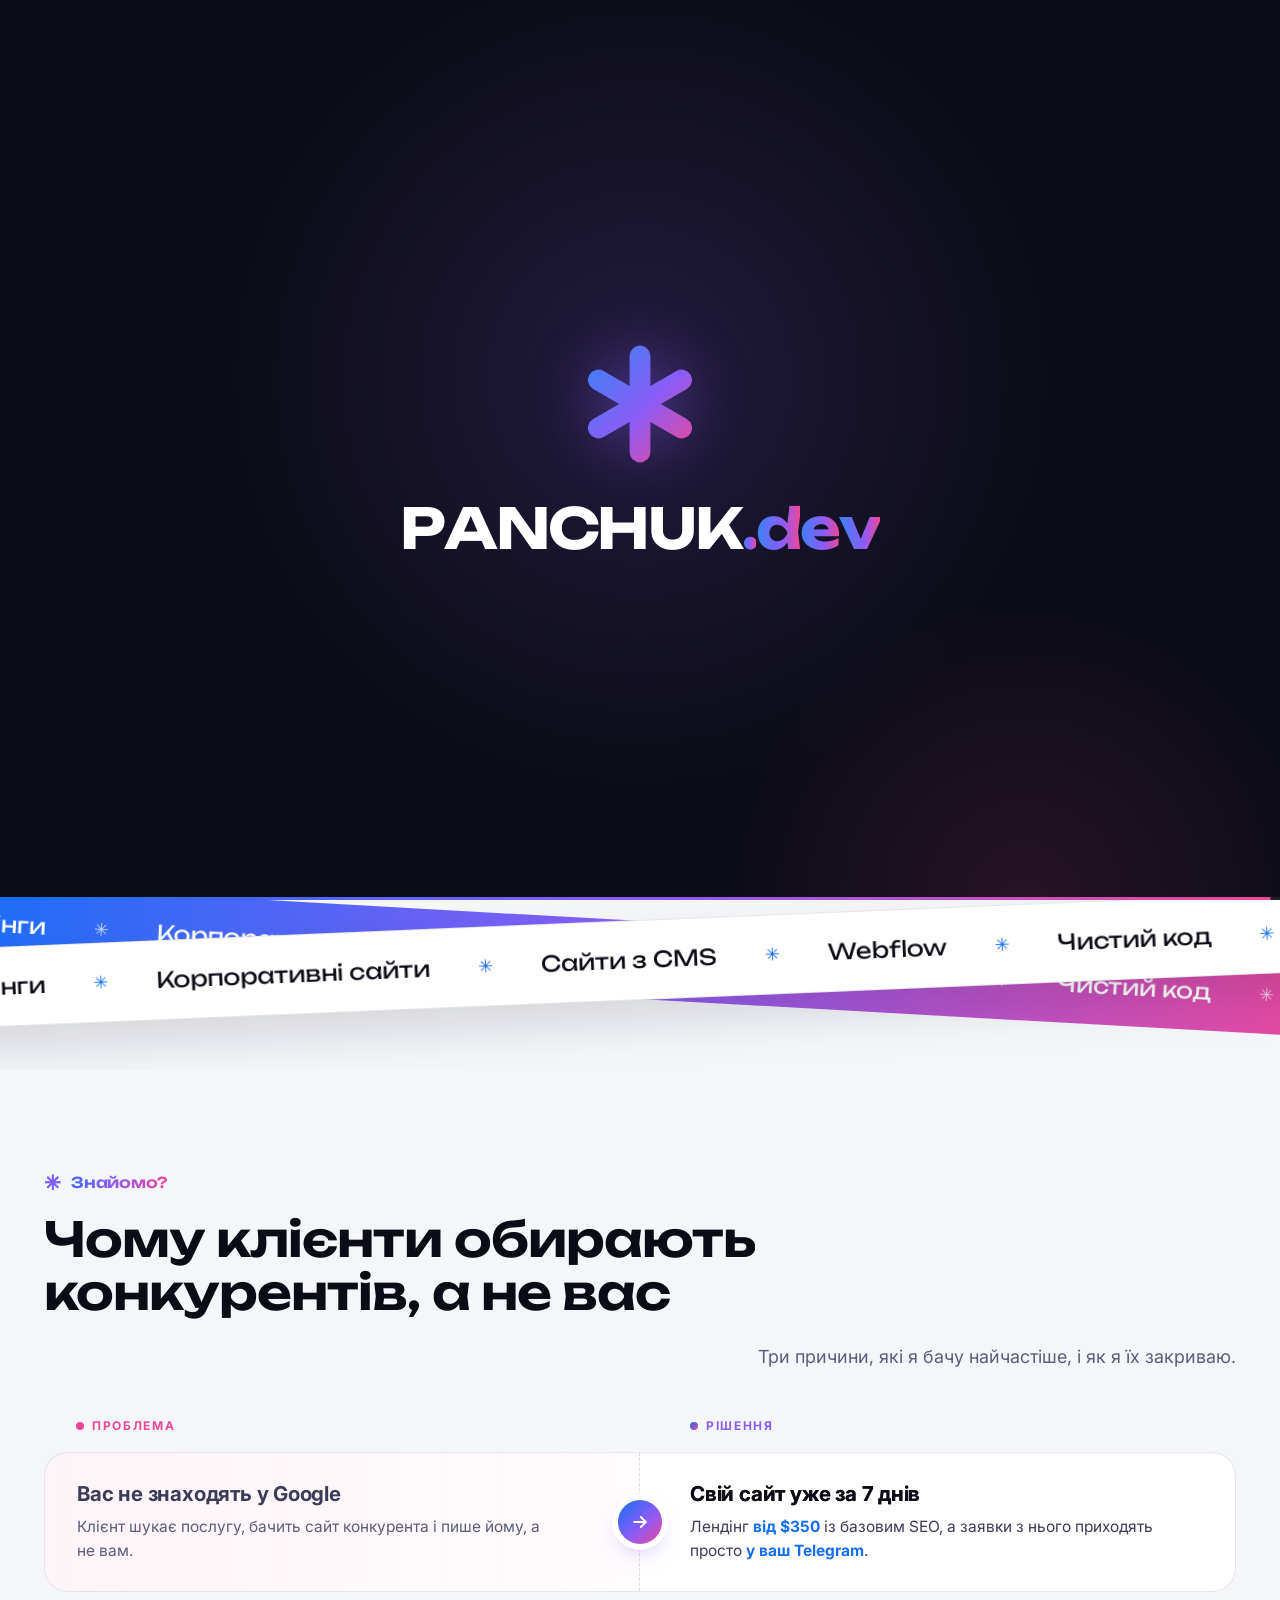
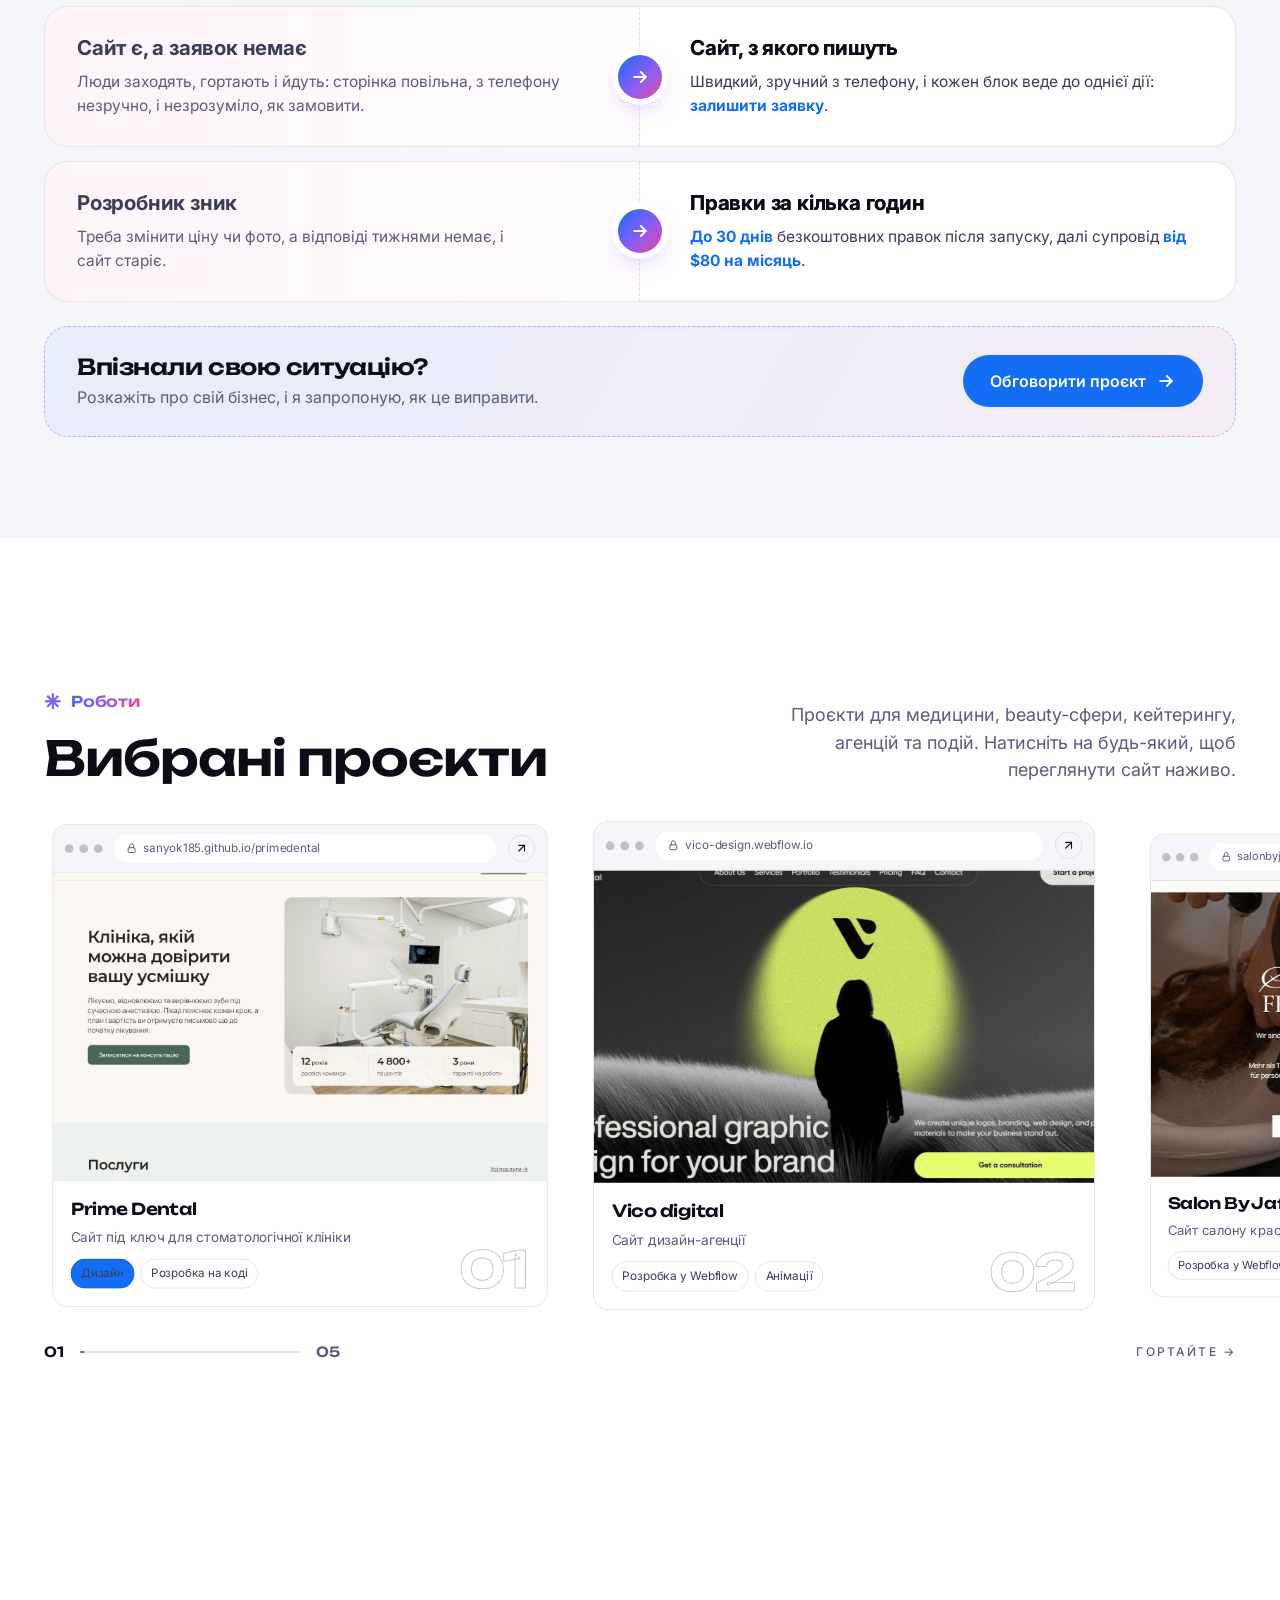
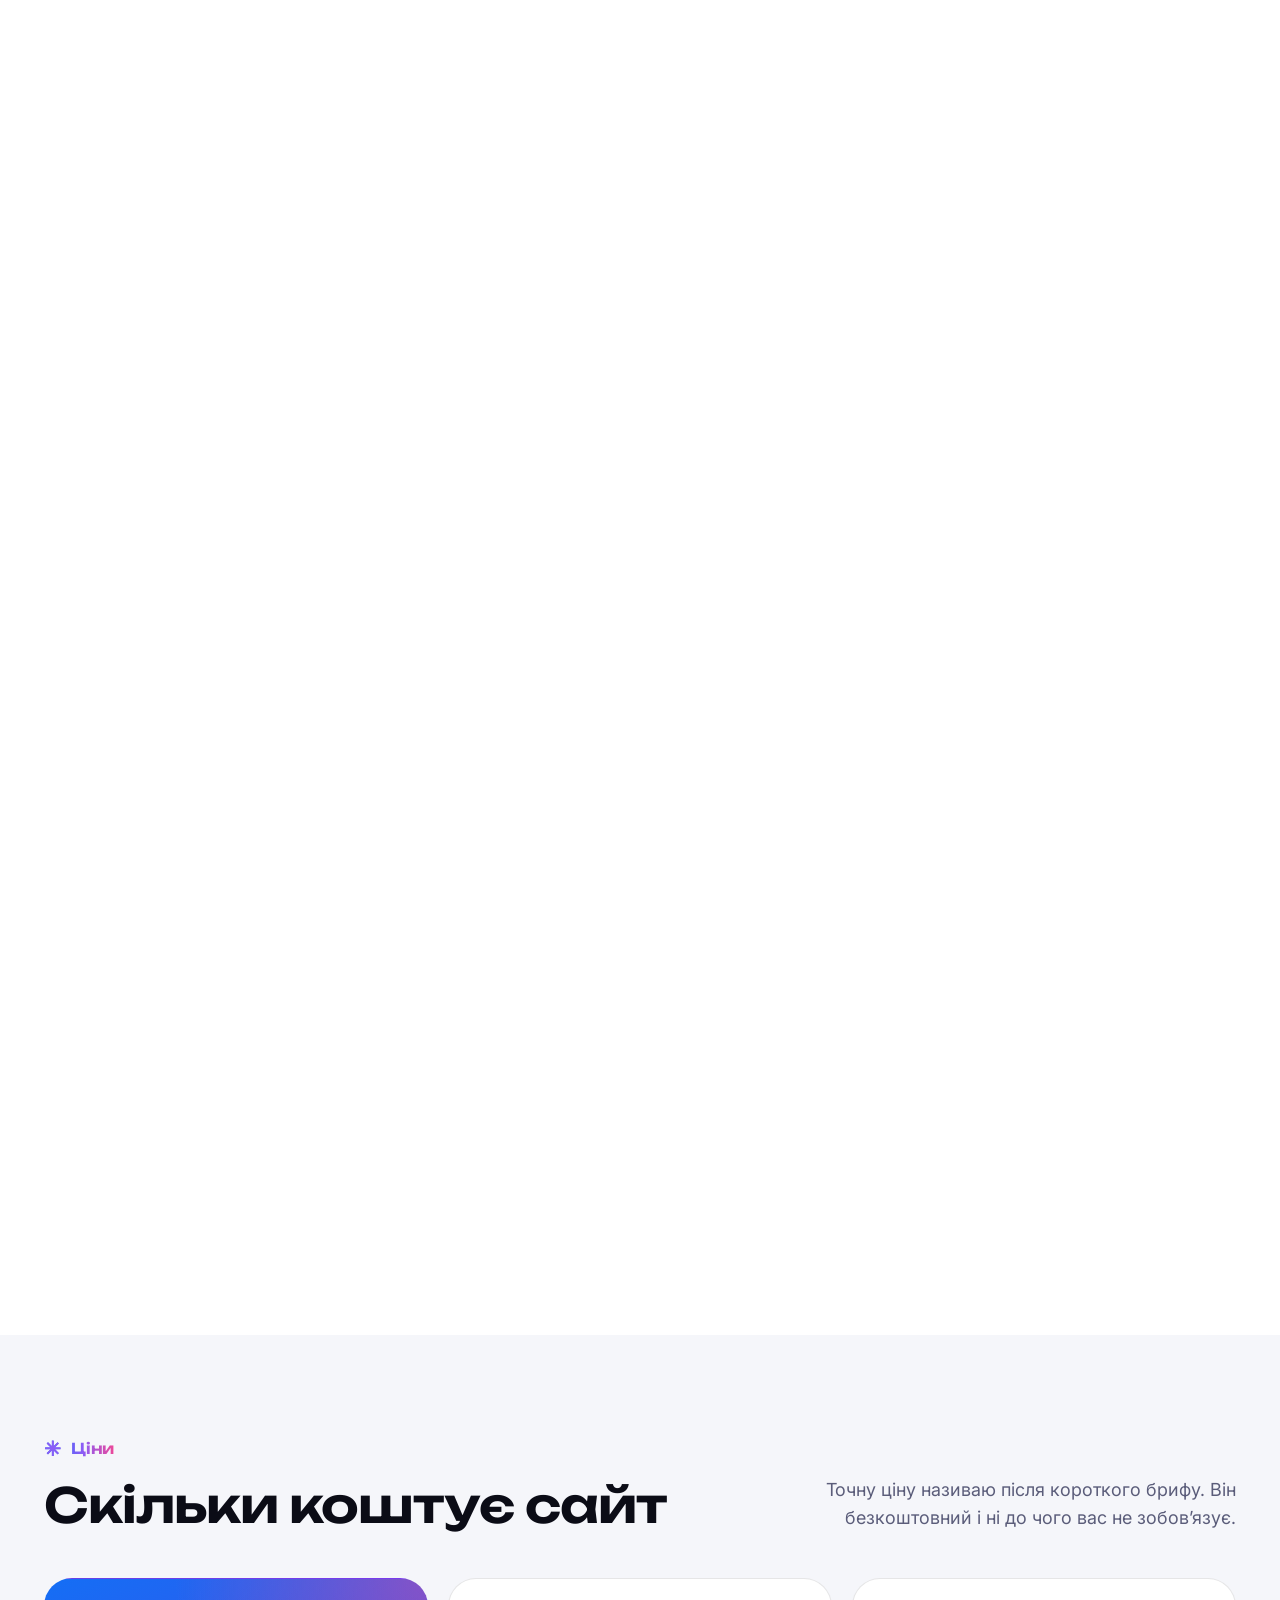
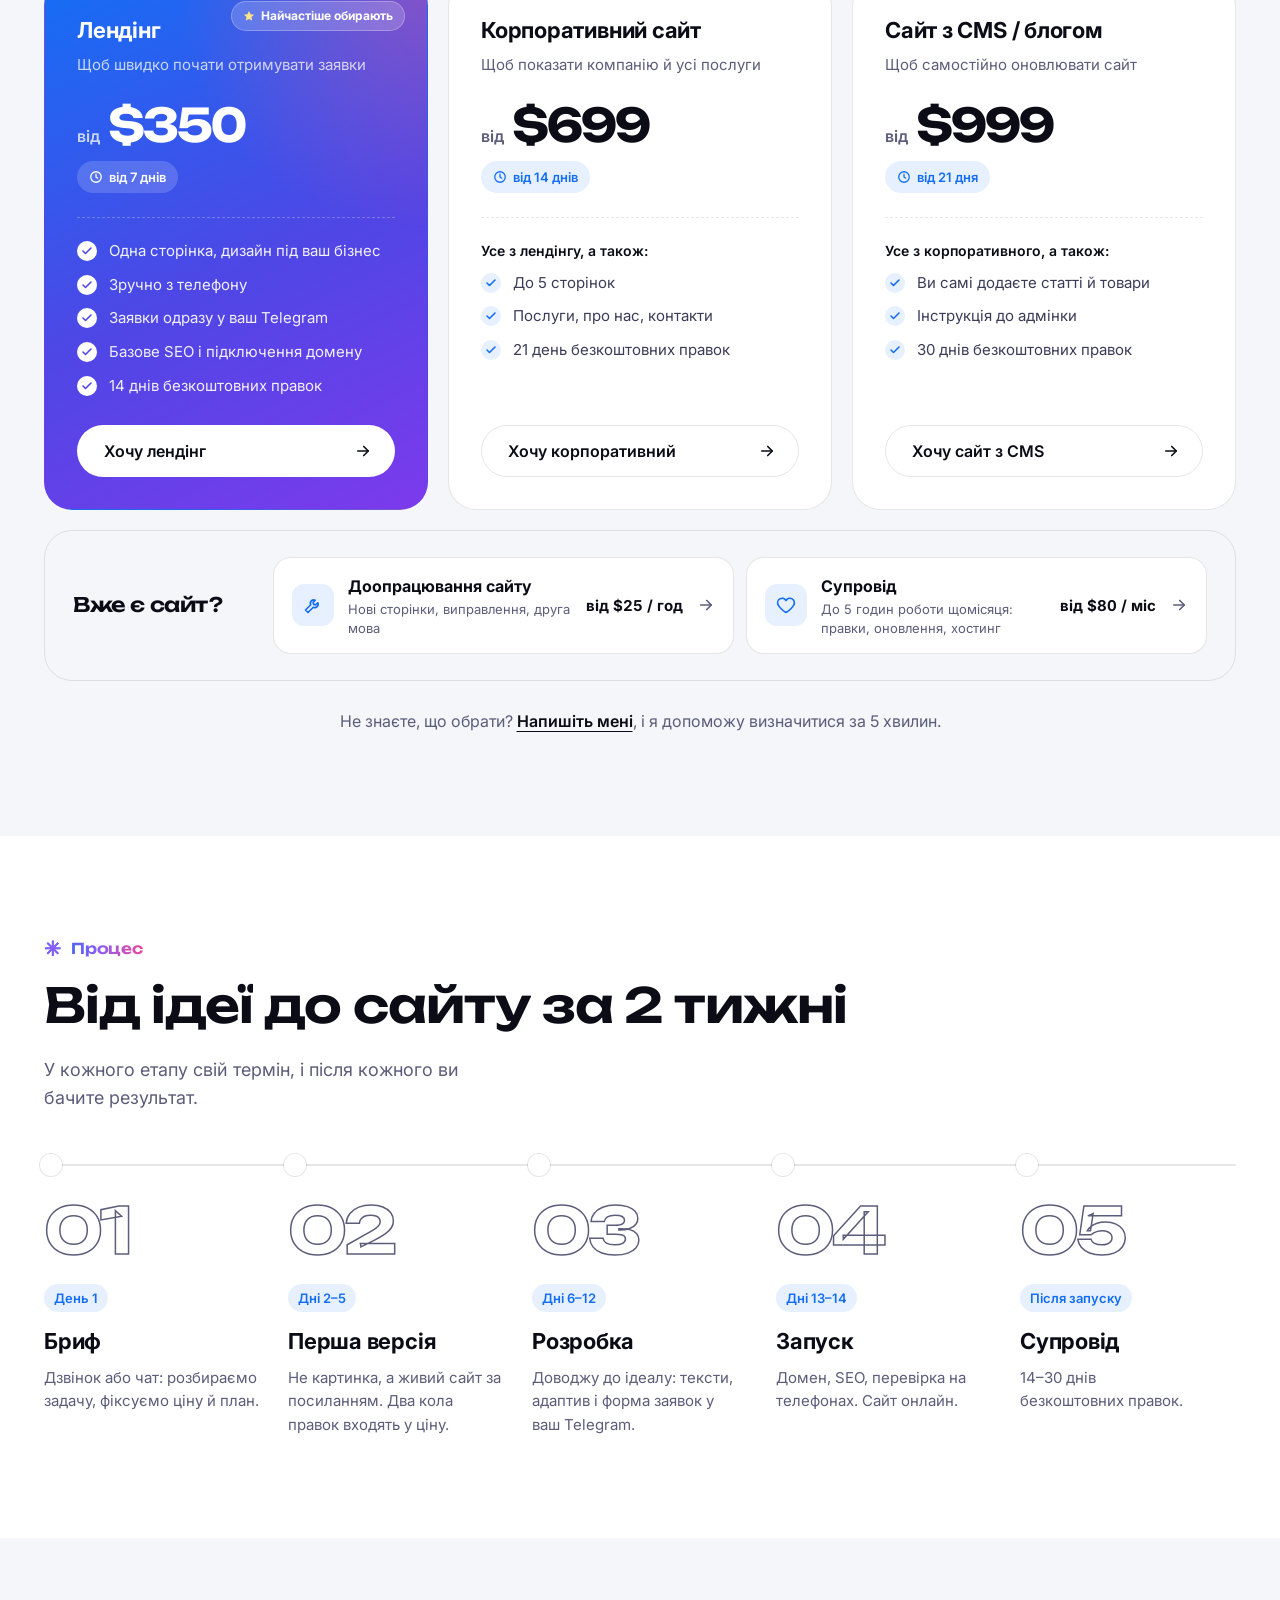
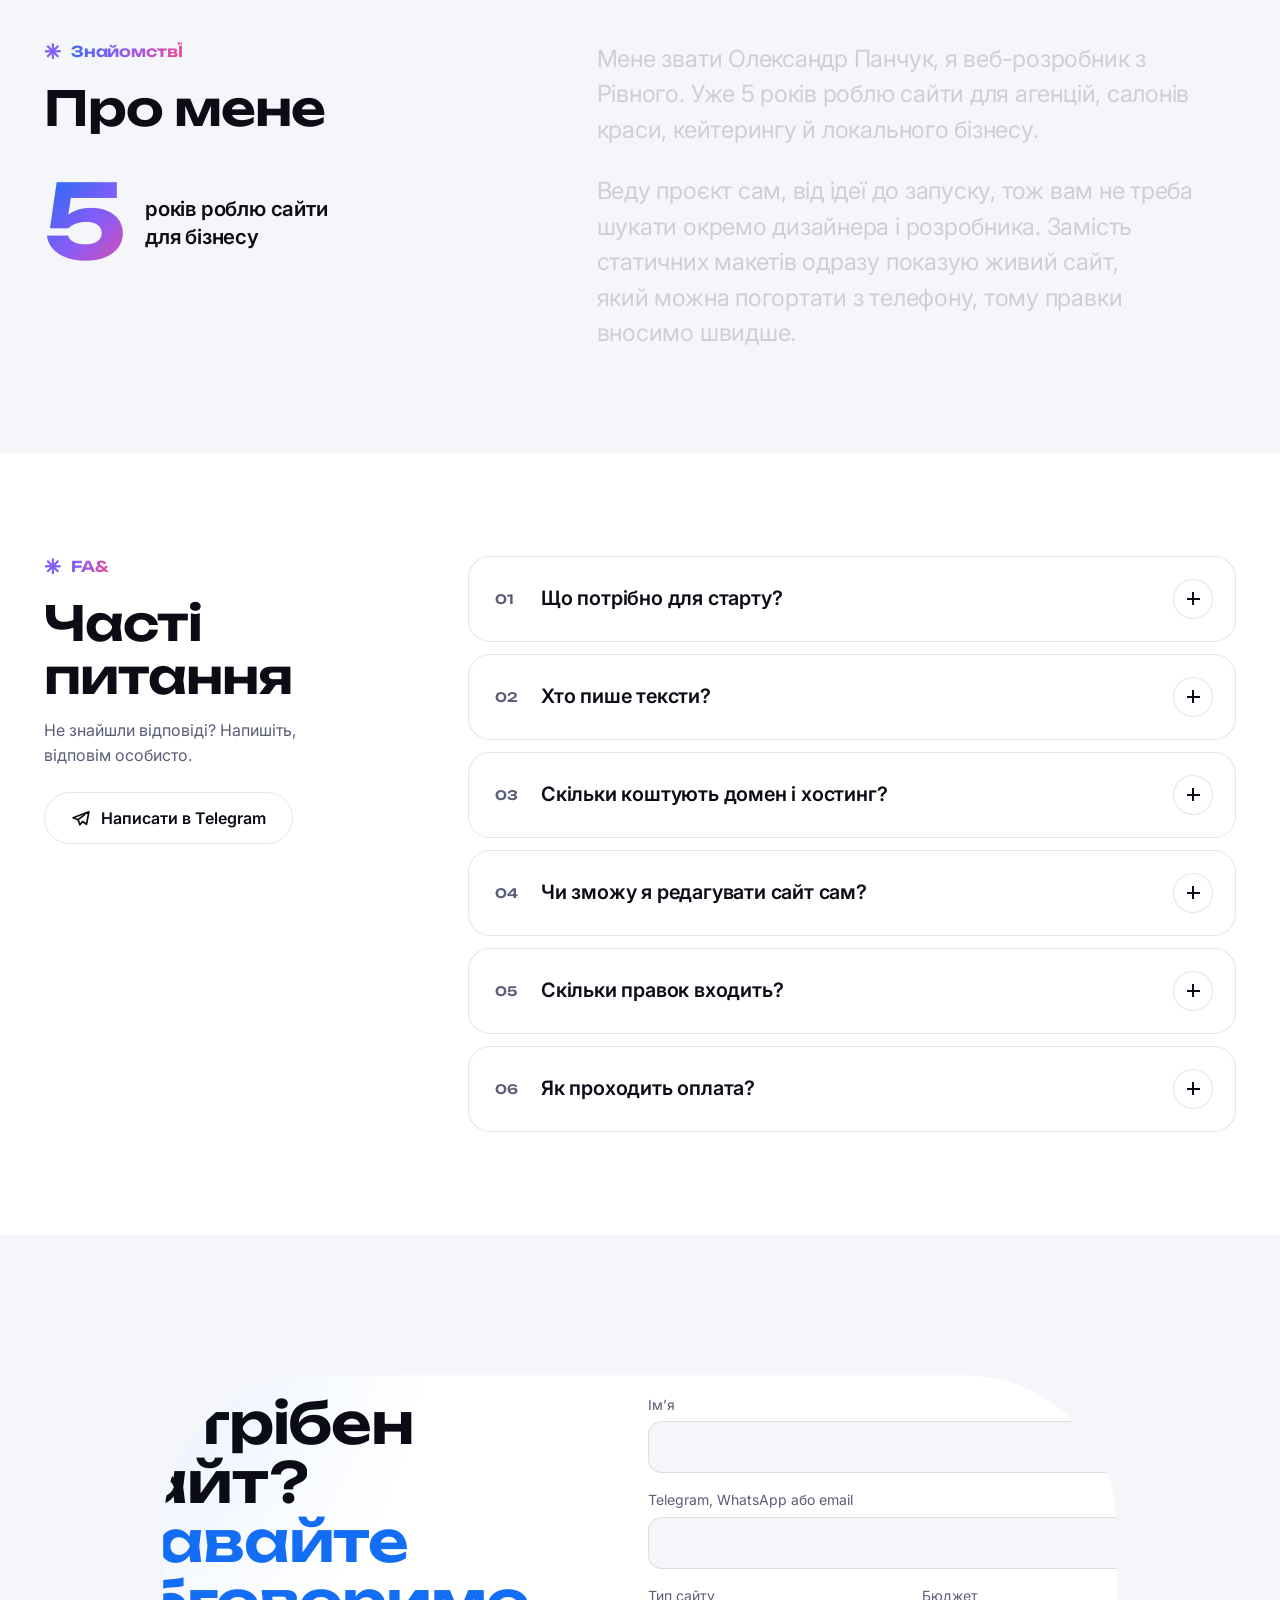
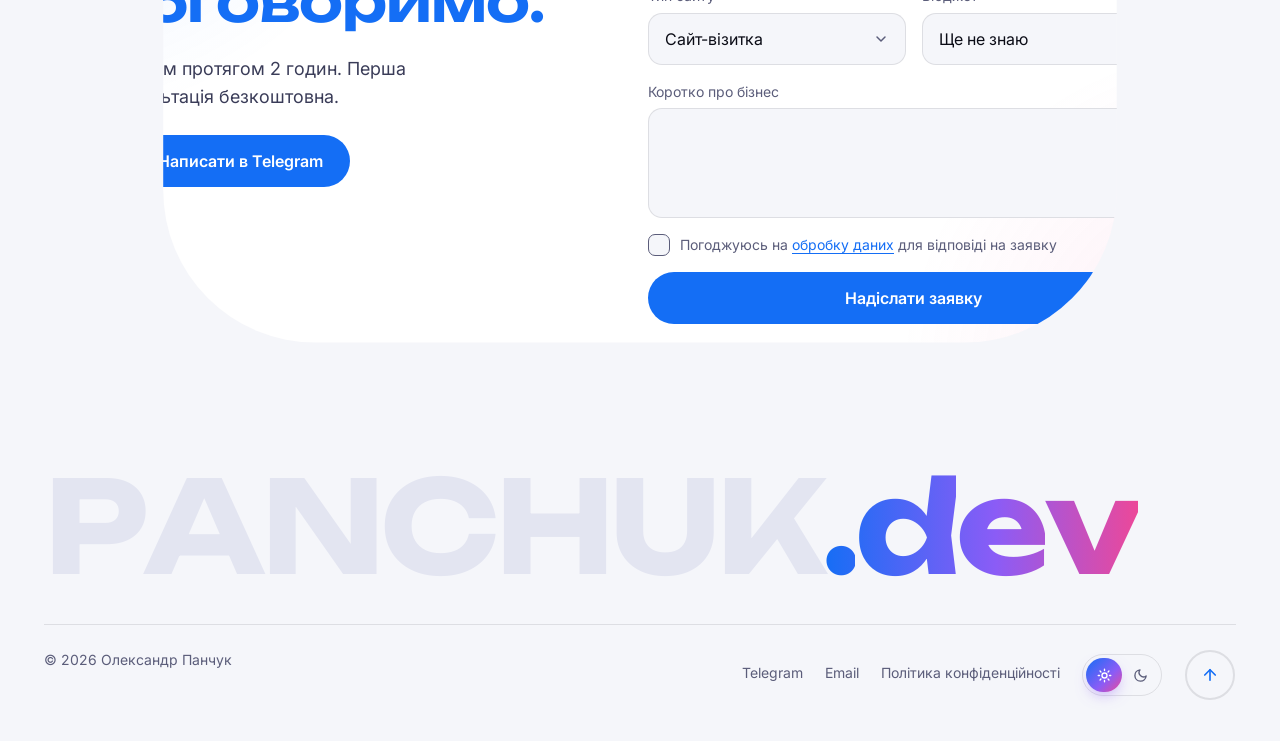
<file: index.html>
<!doctype html>
<html lang="uk">
  <head>
    <meta charset="utf-8" />
    <meta name="viewport" content="width=device-width, initial-scale=1" />
    <title>Сайти для малого бізнесу під ключ | PANCHUK.dev</title>
    <meta
      name="description"
      content="Розробка сайтів під ключ для бізнесу: лендінги, корпоративні сайти та сайти з CMS на Webflow або чистому коді."
    />
    <meta property="og:title" content="Сайти для малого бізнесу під ключ | PANCHUK.dev" />
    <meta
      property="og:description"
      content="Розробка сайтів під ключ для бізнесу: лендінги, корпоративні сайти та сайти з CMS на Webflow або чистому коді."
    />
    <meta property="og:type" content="website" />
    <link rel="canonical" href="https://panchuk.dev/" />
    <link rel="alternate" hreflang="uk" href="https://panchuk.dev/" />
    <link rel="alternate" hreflang="en" href="https://panchuk.dev/en/" />
    <script>
      if (!matchMedia("(prefers-reduced-motion: reduce)").matches) {
        document.documentElement.classList.add("fx");
        if (matchMedia("(hover: hover) and (pointer: fine)").matches) document.documentElement.classList.add("fx-sb");
        // Прелоадер — один раз за сесію; страховка, якщо скрипт не спрацює
        try {
          if (sessionStorage.getItem("pt")) {
            sessionStorage.removeItem("pt");
            document.documentElement.classList.add("fx-pt");
            setTimeout(function () { document.documentElement.classList.remove("fx-pt"); }, 4000);
          }
          if (!sessionStorage.getItem("pl")) {
            document.documentElement.classList.add("fx-pl");
            setTimeout(function () { document.documentElement.classList.remove("fx-pl"); }, 7000);
          }
        } catch (e) {}
      }
    </script>
    <link rel="icon" type="image/png" sizes="32x32" href="favicon-32.png" />
    <link rel="icon" type="image/svg+xml" href="favicon.svg" />
    <link rel="apple-touch-icon" href="apple-touch-icon.png" />
    <meta name="theme-color" content="#0b0c16" />
    <link rel="preconnect" href="https://fonts.googleapis.com" />
    <link rel="preconnect" href="https://fonts.gstatic.com" crossorigin />
    <link
      href="https://fonts.googleapis.com/css2?family=Inter:wght@400;500;600;700&family=Unbounded:wght@500;600;700&display=swap"
      rel="stylesheet"
    />
    <link rel="stylesheet" href="css/style.css?v=202611261454" />
    <link rel="stylesheet" href="css/fx.css?v=202611261454" />
    <link rel="stylesheet" href="css/fx-pro.css?v=202611261454" />
  </head>
  <body>
    <div class="pl" aria-hidden="true">
      <div class="pl-c1">
        <svg class="pl-star" viewBox="0 0 40 40"><defs><linearGradient id="pl-g" x1="4" y1="4" x2="36" y2="36" gradientUnits="userSpaceOnUse"><stop offset="0" stop-color="#3b82f6"/><stop offset=".55" stop-color="#8b5cf6"/><stop offset="1" stop-color="#ec4899"/></linearGradient></defs><g fill="none" stroke="url(#pl-g)" stroke-width="6.5" stroke-linecap="round"><path pathLength="1" d="M20 5v30"/><path pathLength="1" d="M7 12.5l26 15"/><path pathLength="1" d="M7 27.5l26-15"/></g></svg>
        <div class="pl-logo"><span>P</span><span>A</span><span>N</span><span>C</span><span>H</span><span>U</span><span>K</span><span class="pl-dev">.</span><span class="pl-dev">d</span><span class="pl-dev">e</span><span class="pl-dev">v</span></div>
        <div class="pl-line"><span data-pl-line></span></div>
      </div>
    </div>
    <div class="pf light" id="pf">
      <!-- Тема ставиться до першого рендеру, щоб не було спалаху -->
      <script>
        // Якщо користувач ще не обирав тему вручну — беремо системну
        (function () {
          var saved = null;
          try {
            saved = localStorage.getItem("theme");
          } catch (e) {}
          var dark = saved ? saved === "dark" : matchMedia("(prefers-color-scheme: dark)").matches;
          if (dark) document.getElementById("pf").classList.replace("light", "dark");
        })();
      </script>
      <header class="hdr">
        <div class="wrap hdr-in">
          <a class="logo" href="#top" aria-label="Oleksandr Panchuk">
            <svg class="logo-mark" viewBox="0 0 40 40" aria-hidden="true"><defs><linearGradient id="lg-g" x1="4" y1="4" x2="36" y2="36" gradientUnits="userSpaceOnUse"><stop offset="0" stop-color="#3b82f6"/><stop offset=".55" stop-color="#8b5cf6"/><stop offset="1" stop-color="#ec4899"/></linearGradient></defs><g stroke="url(#lg-g)" stroke-width="6.5" stroke-linecap="round"><path d="M20 5v30"/><path d="M7 12.5l26 15"/><path d="M7 27.5l26-15"/></g></svg>
            <span class="logo-word">PANCHUK<span class="dot-dev">.dev</span></span>
          </a>
          <nav class="nav" aria-label="Main">
            <a href="#works">Роботи</a><a href="#prices">Ціни</a><a href="#process">Процес</a
            ><a href="#about">Про мене</a><a href="#faq">FAQ</a>
          </nav>
          <div class="tools">
            <a class="tool lang" href="en/index.html" aria-label="Switch to English" data-lang="ua">
              <span class="lang-thumb" aria-hidden="true"></span><span class="lang-opt is-on">UA</span
              ><span class="lang-opt">EN</span>
            </a>
            <button class="tool icon" type="button" data-theme-toggle aria-label="Перемкнути тему">
              <svg
                class="i-sun"
                width="18"
                height="18"
                viewBox="0 0 24 24"
                fill="none"
                stroke="currentColor"
                stroke-width="2"
                stroke-linecap="round"
                stroke-linejoin="round"
                aria-hidden="true"
              >
                <circle cx="12" cy="12" r="4"></circle>
                <path
                  d="M12 2v2M12 20v2M4.9 4.9l1.4 1.4M17.7 17.7l1.4 1.4M2 12h2M20 12h2M4.9 19.1l1.4-1.4M17.7 6.3l1.4-1.4"
                ></path>
              </svg>
              <svg
                class="i-moon"
                width="18"
                height="18"
                viewBox="0 0 24 24"
                fill="none"
                stroke="currentColor"
                stroke-width="2"
                stroke-linecap="round"
                stroke-linejoin="round"
                aria-hidden="true"
              >
                <path d="M21 12.8A9 9 0 1 1 11.2 3a7 7 0 0 0 9.8 9.8z"></path>
              </svg>
            </button>
            <a
              class="btn btn-primary btn-sm hdr-cta"
              href="#contact"
              data-lead-open
            >
              <svg
                width="20"
                height="20"
                viewBox="0 0 24 24"
                fill="none"
                stroke="currentColor"
                stroke-width="2"
                stroke-linecap="round"
                stroke-linejoin="round"
                aria-hidden="true"
              >
                <path d="M21.5 4.5 2.5 11.8l6 2.2 2.2 6.2 3.3-4 4.6 3.3z"></path>
                <path d="m8.5 14 8-6"></path>
              </svg>
              <span>Обговорити проєкт</span>
            </a>
            <button
              class="tool icon burger"
              type="button"
              data-menu-toggle
              aria-expanded="false"
              aria-controls="mnav"
              aria-label="Відкрити меню"
              data-label-close="Закрити меню"
            >
              <span class="burger-lines" aria-hidden="true"><i></i><i></i></span>
            </button>
          </div>
        </div>
      </header>
      <nav class="mnav" id="mnav" aria-label="Мобільне меню" inert>
        <div class="mnav-in">
          <ul class="mnav-list">
            <li style="--i: 0">
              <a class="mnav-link" href="#works"><span class="mnav-t">Роботи</span></a>
            </li>
            <li style="--i: 1">
              <a class="mnav-link" href="#prices"><span class="mnav-t">Ціни</span></a>
            </li>
            <li style="--i: 2">
              <a class="mnav-link" href="#process"><span class="mnav-t">Процес</span></a>
            </li>
            <li style="--i: 3">
              <a class="mnav-link" href="#about"><span class="mnav-t">Про мене</span></a>
            </li>
            <li style="--i: 4">
              <a class="mnav-link" href="#faq"><span class="mnav-t">FAQ</span></a>
            </li>
            <li style="--i: 5">
              <a class="mnav-link" href="#contact"><span class="mnav-t">Контакти</span></a>
            </li>
          </ul>
          <div class="mnav-foot">
            <a class="btn btn-primary mnav-cta" href="#contact" data-lead-open>
              <svg width="20" height="20" viewBox="0 0 24 24" fill="none" stroke="currentColor" stroke-width="2" stroke-linecap="round" stroke-linejoin="round" aria-hidden="true"><path d="M21.5 4.5 2.5 11.8l6 2.2 2.2 6.2 3.3-4 4.6 3.3z"></path><path d="m8.5 14 8-6"></path></svg>
              <span>Обговорити проєкт</span>
            </a>
            <div class="mnav-row">
              <a class="tool lang" href="en/index.html" aria-label="Switch to English" data-lang="ua">
                <span class="lang-thumb" aria-hidden="true"></span><span class="lang-opt is-on">UA</span
                ><span class="lang-opt">EN</span>
              </a>
            </div>
          </div>
        </div>
      </nav>
      <main id="top">
        <section class="hero">
          <div class="hero-grid" aria-hidden="true"></div>
          <div class="wrap hero-in">
            <div class="hero-copy">
              <h1 class="display h1">Сайти, які <span class="acc">приводять клієнтів</span></h1>
              <p class="lead">
                Роблю сайти під ключ для малого бізнесу: від ідеї до запуску за 7–14 днів.
              </p>
              <div class="hero-btns">
                <a class="btn btn-primary btn-hero" href="#contact" data-lead-open>
                  <span>Обговорити проєкт</span>
                  <span class="btn-hero-arr"><svg width="20" height="20" viewBox="0 0 24 24" fill="none" stroke="currentColor" stroke-width="2.2" stroke-linecap="round" stroke-linejoin="round" aria-hidden="true"><path d="M5 12h14"></path><path d="m13 6 6 6-6 6"></path></svg></span>
                </a>
                <a class="btn btn-ghost" href="#works">Переглянути роботи</a>
              </div>
            </div>
          </div>
        </section>
        <div class="marquee" aria-hidden="true">
          <div class="marquee-track">
            <span class="marquee-item">Лендінги</span><span class="marquee-item">Корпоративні сайти</span
            ><span class="marquee-item">Сайти з CMS</span><span class="marquee-item">Webflow</span
            ><span class="marquee-item">Чистий код</span><span class="marquee-item">UA / EN</span
            ><span class="marquee-item">Лендінги</span><span class="marquee-item">Корпоративні сайти</span
            ><span class="marquee-item">Сайти з CMS</span><span class="marquee-item">Webflow</span
            ><span class="marquee-item">Чистий код</span><span class="marquee-item">UA / EN</span>
          </div>
        </div>
        <section class="sec">
          <div class="wrap">
            <div class="head">
              <div>
                <div class="tag">Знайомо?</div>
                <h2 class="display h2">Чому клієнти обирають конкурентів, а не вас</h2>
              </div>
              <p class="sub">Три причини, які я бачу найчастіше, і як я їх закриваю.</p>
            </div>
            <div class="ps">
              <div class="ps-cols" aria-hidden="true"><span class="ps-col-p">Проблема</span><span class="ps-col-s">Рішення</span></div>
              <div class="ps-row">
                <div class="ps-problem" data-k="Проблема"><h3 class="ps-t">Вас не знаходять у Google</h3><p>Клієнт шукає послугу, бачить сайт конкурента і пише йому, а не вам.</p></div>
                <div class="ps-arrow" aria-hidden="true"><span><svg width="20" height="20" viewBox="0 0 24 24" fill="none" stroke="currentColor" stroke-width="2.2" stroke-linecap="round" stroke-linejoin="round" aria-hidden="true"><path d="M5 12h14"></path><path d="m13 6 6 6-6 6"></path></svg></span></div>
                <div class="ps-solution" data-k="Рішення"><h3 class="ps-t">Свій сайт уже за 7 днів</h3><p>Лендінг <b>від $350</b> із базовим SEO, а заявки з нього приходять просто <b>у ваш Telegram</b>.</p></div>
              </div>
              <div class="ps-row">
                <div class="ps-problem" data-k="Проблема"><h3 class="ps-t">Сайт є, а заявок немає</h3><p>Люди заходять, гортають і йдуть: сторінка повільна, з телефону незручно, і незрозуміло, як замовити.</p></div>
                <div class="ps-arrow" aria-hidden="true"><span><svg width="20" height="20" viewBox="0 0 24 24" fill="none" stroke="currentColor" stroke-width="2.2" stroke-linecap="round" stroke-linejoin="round" aria-hidden="true"><path d="M5 12h14"></path><path d="m13 6 6 6-6 6"></path></svg></span></div>
                <div class="ps-solution" data-k="Рішення"><h3 class="ps-t">Сайт, з якого пишуть</h3><p>Швидкий, зручний з телефону, і кожен блок веде до однієї дії: <b>залишити заявку</b>.</p></div>
              </div>
              <div class="ps-row">
                <div class="ps-problem" data-k="Проблема"><h3 class="ps-t">Розробник зник</h3><p>Треба змінити ціну чи фото, а відповіді тижнями немає, і сайт старіє.</p></div>
                <div class="ps-arrow" aria-hidden="true"><span><svg width="20" height="20" viewBox="0 0 24 24" fill="none" stroke="currentColor" stroke-width="2.2" stroke-linecap="round" stroke-linejoin="round" aria-hidden="true"><path d="M5 12h14"></path><path d="m13 6 6 6-6 6"></path></svg></span></div>
                <div class="ps-solution" data-k="Рішення"><h3 class="ps-t">Правки за кілька годин</h3><p><b>До 30 днів</b> безкоштовних правок після запуску, далі супровід <b>від $80 на місяць</b>.</p></div>
              </div>
              <div class="ps-cta">
                <div><p class="ps-cta-t">Впізнали свою ситуацію?</p><p class="ps-cta-p">Розкажіть про свій бізнес, і я запропоную, як це виправити.</p></div>
                <a class="btn btn-primary" href="#contact" data-lead-open><span>Обговорити проєкт</span><svg width="20" height="20" viewBox="0 0 24 24" fill="none" stroke="currentColor" stroke-width="2.2" stroke-linecap="round" stroke-linejoin="round" aria-hidden="true"><path d="M5 12h14"></path><path d="m13 6 6 6-6 6"></path></svg></a>
              </div>
            </div>
          </div>
        </section>
        <section class="sec sec-2" id="works">
          <div class="wrap">
            <div class="head">
              <div>
                <div class="tag">Роботи</div>
                <h2 class="display h2">Вибрані проєкти</h2>
              </div>
              <p class="sub">Проєкти для медицини, beauty-сфери, кейтерингу, агенцій та подій. Натисніть на будь-який, щоб переглянути сайт наживо.</p>
            </div>
            <div class="wins" data-works>
              <a
                class="win"
                href="https://sanyok185.github.io/primedental/"
                target="_blank"
                rel="noopener"
                aria-label="Відкрити сайт: Prime Dental"
              >
                <div class="win-bar">
                  <div class="win-dots" aria-hidden="true"><span></span> <span></span> <span></span></div>
                  <div class="win-url">
                    <svg
                      width="12"
                      height="12"
                      viewBox="0 0 24 24"
                      fill="none"
                      stroke="currentColor"
                      stroke-width="2"
                      stroke-linecap="round"
                      stroke-linejoin="round"
                      aria-hidden="true"
                    >
                      <rect x="5" y="11" width="14" height="10" rx="2"></rect>
                      <path d="M8 11V7a4 4 0 0 1 8 0v4"></path>
                    </svg>
                    sanyok185.github.io/primedental
                  </div>
                  <span class="win-go" aria-hidden="true">
                    <svg
                      width="14"
                      height="14"
                      viewBox="0 0 24 24"
                      fill="none"
                      stroke="currentColor"
                      stroke-width="2"
                      stroke-linecap="round"
                      stroke-linejoin="round"
                      aria-hidden="true"
                    >
                      <path d="M7 7h10v10"></path>
                      <path d="M7 17 17 7"></path>
                    </svg>
                  </span>
                </div>
                <div class="win-view">
                  <img
                    src="images/works/prime-dental.jpg"
                    alt=""
                    loading="lazy"
                    decoding="async"
                    width="1600"
                    height="1000"
                  />
                </div>
                <div class="win-info">
                  <div>
                    <h3 class="win-name">Prime Dental</h3>
                    <div class="win-cap">Сайт під ключ для стоматологічної клініки</div>
                    <div class="win-tags">
                      <span class="chip chip-acc">Дизайн</span><span class="chip">Розробка на коді</span>
                    </div>
                  </div>
                </div> </a
              ><a
                class="win"
                href="https://vico-design.webflow.io/"
                target="_blank"
                rel="noopener"
                aria-label="Відкрити сайт: Vico digital"
              >
                <div class="win-bar">
                  <div class="win-dots" aria-hidden="true"><span></span> <span></span> <span></span></div>
                  <div class="win-url">
                    <svg
                      width="12"
                      height="12"
                      viewBox="0 0 24 24"
                      fill="none"
                      stroke="currentColor"
                      stroke-width="2"
                      stroke-linecap="round"
                      stroke-linejoin="round"
                      aria-hidden="true"
                    >
                      <rect x="5" y="11" width="14" height="10" rx="2"></rect>
                      <path d="M8 11V7a4 4 0 0 1 8 0v4"></path>
                    </svg>
                    vico-design.webflow.io
                  </div>
                  <span class="win-go" aria-hidden="true">
                    <svg
                      width="14"
                      height="14"
                      viewBox="0 0 24 24"
                      fill="none"
                      stroke="currentColor"
                      stroke-width="2"
                      stroke-linecap="round"
                      stroke-linejoin="round"
                      aria-hidden="true"
                    >
                      <path d="M7 7h10v10"></path>
                      <path d="M7 17 17 7"></path>
                    </svg>
                  </span>
                </div>
                <div class="win-view">
                  <img src="images/works/vico.jpg" alt="" loading="lazy" decoding="async" width="1600" height="1000" />
                </div>
                <div class="win-info">
                  <div>
                    <h3 class="win-name">Vico digital</h3>
                    <div class="win-cap">Сайт дизайн-агенції</div>
                    <div class="win-tags">
                      <span class="chip">Розробка у Webflow</span><span class="chip">Анімації</span>
                    </div>
                  </div>
                </div> </a
              ><a
                class="win"
                href="https://www.salonbyjafa-friseur.de/"
                target="_blank"
                rel="noopener"
                aria-label="Відкрити сайт: Salon By Jafa"
              >
                <div class="win-bar">
                  <div class="win-dots" aria-hidden="true"><span></span> <span></span> <span></span></div>
                  <div class="win-url">
                    <svg
                      width="12"
                      height="12"
                      viewBox="0 0 24 24"
                      fill="none"
                      stroke="currentColor"
                      stroke-width="2"
                      stroke-linecap="round"
                      stroke-linejoin="round"
                      aria-hidden="true"
                    >
                      <rect x="5" y="11" width="14" height="10" rx="2"></rect>
                      <path d="M8 11V7a4 4 0 0 1 8 0v4"></path>
                    </svg>
                    salonbyjafa-friseur.de
                  </div>
                  <span class="win-go" aria-hidden="true">
                    <svg
                      width="14"
                      height="14"
                      viewBox="0 0 24 24"
                      fill="none"
                      stroke="currentColor"
                      stroke-width="2"
                      stroke-linecap="round"
                      stroke-linejoin="round"
                      aria-hidden="true"
                    >
                      <path d="M7 7h10v10"></path>
                      <path d="M7 17 17 7"></path>
                    </svg>
                  </span>
                </div>
                <div class="win-view">
                  <img
                    src="images/works/salon-by-jafa.jpg"
                    alt=""
                    loading="lazy"
                    decoding="async"
                    width="1600"
                    height="1000"
                  />
                </div>
                <div class="win-info">
                  <div>
                    <h3 class="win-name">Salon By Jafa</h3>
                    <div class="win-cap">Сайт салону краси</div>
                    <div class="win-tags">
                      <span class="chip">Розробка у Webflow</span><span class="chip">CMS</span
                      ><span class="chip">Анімації</span><span class="chip">Свій код</span>
                    </div>
                  </div>
                </div> </a
              ><a
                class="win"
                href="https://summit-nexus.webflow.io/"
                target="_blank"
                rel="noopener"
                aria-label="Відкрити сайт: Nexus Summit"
              >
                <div class="win-bar">
                  <div class="win-dots" aria-hidden="true"><span></span> <span></span> <span></span></div>
                  <div class="win-url">
                    <svg
                      width="12"
                      height="12"
                      viewBox="0 0 24 24"
                      fill="none"
                      stroke="currentColor"
                      stroke-width="2"
                      stroke-linecap="round"
                      stroke-linejoin="round"
                      aria-hidden="true"
                    >
                      <rect x="5" y="11" width="14" height="10" rx="2"></rect>
                      <path d="M8 11V7a4 4 0 0 1 8 0v4"></path>
                    </svg>
                    summit-nexus.webflow.io
                  </div>
                  <span class="win-go" aria-hidden="true">
                    <svg
                      width="14"
                      height="14"
                      viewBox="0 0 24 24"
                      fill="none"
                      stroke="currentColor"
                      stroke-width="2"
                      stroke-linecap="round"
                      stroke-linejoin="round"
                      aria-hidden="true"
                    >
                      <path d="M7 7h10v10"></path>
                      <path d="M7 17 17 7"></path>
                    </svg>
                  </span>
                </div>
                <div class="win-view">
                  <img
                    src="images/works/nexus-summit.jpg"
                    alt=""
                    loading="lazy"
                    decoding="async"
                    width="1600"
                    height="1000"
                  />
                </div>
                <div class="win-info">
                  <div>
                    <h3 class="win-name">Nexus Summit</h3>
                    <div class="win-cap">Лендінг AI-конференції</div>
                    <div class="win-tags">
                      <span class="chip">Розробка у Webflow</span><span class="chip">Анімації</span>
                    </div>
                  </div>
                </div> </a
              ><a
                class="win"
                href="https://www.meisterkueche-reichard.de/bestellseite"
                target="_blank"
                rel="noopener"
                aria-label="Відкрити сайт: Meisterküche"
              >
                <div class="win-bar">
                  <div class="win-dots" aria-hidden="true"><span></span> <span></span> <span></span></div>
                  <div class="win-url">
                    <svg
                      width="12"
                      height="12"
                      viewBox="0 0 24 24"
                      fill="none"
                      stroke="currentColor"
                      stroke-width="2"
                      stroke-linecap="round"
                      stroke-linejoin="round"
                      aria-hidden="true"
                    >
                      <rect x="5" y="11" width="14" height="10" rx="2"></rect>
                      <path d="M8 11V7a4 4 0 0 1 8 0v4"></path>
                    </svg>
                    meisterkueche-reichard.de
                  </div>
                  <span class="win-go" aria-hidden="true">
                    <svg
                      width="14"
                      height="14"
                      viewBox="0 0 24 24"
                      fill="none"
                      stroke="currentColor"
                      stroke-width="2"
                      stroke-linecap="round"
                      stroke-linejoin="round"
                      aria-hidden="true"
                    >
                      <path d="M7 7h10v10"></path>
                      <path d="M7 17 17 7"></path>
                    </svg>
                  </span>
                </div>
                <div class="win-view">
                  <img
                    src="images/works/meisterkueche.jpg"
                    alt=""
                    loading="lazy"
                    decoding="async"
                    width="1600"
                    height="1000"
                  />
                </div>
                <div class="win-info">
                  <div>
                    <h3 class="win-name">Meisterküche</h3>
                    <div class="win-cap">Платформа замовлень для кейтерингу</div>
                    <div class="win-tags">
                      <span class="chip">Розробка у Webflow</span><span class="chip">CMS</span
                      ><span class="chip">Багатокрокова форма</span>
                    </div>
                  </div>
                </div>
              </a>
            </div>
          </div>
        </section>
        <section class="sec" id="prices">
          <div class="wrap">
            <div class="head">
              <div>
                <div class="tag">Ціни</div>
                <h2 class="display h2">Скільки коштує сайт</h2>
              </div>
              <p class="sub">
                Точну ціну називаю після короткого брифу. Він безкоштовний і ні до чого вас не зобов’язує.
              </p>
            </div>
            <div class="prices">
              <div class="price hot">
                <span class="price-pop"><svg width="12" height="12" viewBox="0 0 24 24" fill="currentColor" aria-hidden="true"><path d="m12 2 3.1 6.3 6.9 1-5 4.9 1.2 6.8L12 17.8 5.8 21l1.2-6.8-5-4.9 6.9-1z"></path></svg>Найчастіше обирають</span>
                <h3 class="price-name">Лендінг</h3>
                <p class="price-for">Щоб швидко почати отримувати заявки</p>
                <div class="price-sum"><small>від</small><span class="price-num">$350</span></div>
                <span class="price-term"><svg width="14" height="14" viewBox="0 0 24 24" fill="none" stroke="currentColor" stroke-width="2.2" stroke-linecap="round" stroke-linejoin="round" aria-hidden="true"><circle cx="12" cy="12" r="9"></circle><path d="M12 7v5l3 2"></path></svg>від 7 днів</span>
                <ul class="price-list">
                  <li>Одна сторінка, дизайн під ваш бізнес</li>
                  <li>Зручно з телефону</li>
                  <li>Заявки одразу у ваш Telegram</li>
                  <li>Базове SEO і підключення домену</li>
                  <li>14 днів безкоштовних правок</li>
                </ul>
                <a class="btn btn-primary price-cta" href="#contact" data-lead-open data-lead-type="Лендінг">
                  <span>Хочу лендінг</span><span class="price-cta-arr"><svg width="18" height="18" viewBox="0 0 24 24" fill="none" stroke="currentColor" stroke-width="2.2" stroke-linecap="round" stroke-linejoin="round" aria-hidden="true"><path d="M5 12h14"></path><path d="m13 6 6 6-6 6"></path></svg></span>
                </a>
              </div>
              <div class="price">
                <h3 class="price-name">Корпоративний сайт</h3>
                <p class="price-for">Щоб показати компанію й усі послуги</p>
                <div class="price-sum"><small>від</small><span class="price-num">$700</span></div>
                <span class="price-term"><svg width="14" height="14" viewBox="0 0 24 24" fill="none" stroke="currentColor" stroke-width="2.2" stroke-linecap="round" stroke-linejoin="round" aria-hidden="true"><circle cx="12" cy="12" r="9"></circle><path d="M12 7v5l3 2"></path></svg>від 14 днів</span>
                <p class="price-inc">Усе з лендінгу, а також:</p>
                <ul class="price-list">
                  <li>До 5 сторінок</li>
                  <li>Послуги, про нас, контакти</li>
                  <li>21 день безкоштовних правок</li>
                </ul>
                <a class="btn btn-ghost price-cta" href="#contact" data-lead-open data-lead-type="Корпоративний сайт">
                  <span>Хочу корпоративний</span><span class="price-cta-arr"><svg width="18" height="18" viewBox="0 0 24 24" fill="none" stroke="currentColor" stroke-width="2.2" stroke-linecap="round" stroke-linejoin="round" aria-hidden="true"><path d="M5 12h14"></path><path d="m13 6 6 6-6 6"></path></svg></span>
                </a>
              </div>
              <div class="price">
                <h3 class="price-name">Сайт з CMS / блогом</h3>
                <p class="price-for">Щоб самостійно оновлювати сайт</p>
                <div class="price-sum"><small>від</small><span class="price-num">$1 000</span></div>
                <span class="price-term"><svg width="14" height="14" viewBox="0 0 24 24" fill="none" stroke="currentColor" stroke-width="2.2" stroke-linecap="round" stroke-linejoin="round" aria-hidden="true"><circle cx="12" cy="12" r="9"></circle><path d="M12 7v5l3 2"></path></svg>від 21 дня</span>
                <p class="price-inc">Усе з корпоративного, а також:</p>
                <ul class="price-list">
                  <li>Ви самі додаєте статті й товари</li>
                  <li>Інструкція до адмінки</li>
                  <li>30 днів безкоштовних правок</li>
                </ul>
                <a class="btn btn-ghost price-cta" href="#contact" data-lead-open data-lead-type="Сайт з CMS / блогом">
                  <span>Хочу сайт з CMS</span><span class="price-cta-arr"><svg width="18" height="18" viewBox="0 0 24 24" fill="none" stroke="currentColor" stroke-width="2.2" stroke-linecap="round" stroke-linejoin="round" aria-hidden="true"><path d="M5 12h14"></path><path d="m13 6 6 6-6 6"></path></svg></span>
                </a>
              </div>
            </div>
            <div class="extras">
              <div class="extras-title">Вже є сайт?</div>
              <div class="extras-list">
                <a class="extra" href="#contact" data-lead-open data-lead-type="Доопрацювання">
                  <span class="extra-ic"><svg width="20" height="20" viewBox="0 0 24 24" fill="none" stroke="currentColor" stroke-width="2" stroke-linecap="round" stroke-linejoin="round" aria-hidden="true"><path d="M14.7 6.3a4 4 0 0 0-5.4 5.4L3 18l3 3 6.3-6.3a4 4 0 0 0 5.4-5.4l-2.6 2.6-2.4-.6-.6-2.4z"></path></svg></span>
                  <span class="extra-body"><span class="extra-name">Доопрацювання сайту</span><span class="extra-desc">Нові сторінки, виправлення, друга мова</span></span>
                  <span class="extra-sum">від $25 / год</span>
                  <span class="extra-go" aria-hidden="true"><svg width="18" height="18" viewBox="0 0 24 24" fill="none" stroke="currentColor" stroke-width="2.2" stroke-linecap="round" stroke-linejoin="round" aria-hidden="true"><path d="M5 12h14"></path><path d="m13 6 6 6-6 6"></path></svg></span>
                </a>
                <a class="extra" href="#contact" data-lead-open data-lead-type="Супровід">
                  <span class="extra-ic"><svg width="20" height="20" viewBox="0 0 24 24" fill="none" stroke="currentColor" stroke-width="2" stroke-linecap="round" stroke-linejoin="round" aria-hidden="true"><path d="M12 21s-7-4.4-9.3-9A5.3 5.3 0 0 1 12 6.6 5.3 5.3 0 0 1 21.3 12C19 16.6 12 21 12 21z"></path></svg></span>
                  <span class="extra-body"><span class="extra-name">Супровід</span><span class="extra-desc">До 5 годин роботи щомісяця: правки, оновлення, хостинг</span></span>
                  <span class="extra-sum">від $80 / міс</span>
                  <span class="extra-go" aria-hidden="true"><svg width="18" height="18" viewBox="0 0 24 24" fill="none" stroke="currentColor" stroke-width="2.2" stroke-linecap="round" stroke-linejoin="round" aria-hidden="true"><path d="M5 12h14"></path><path d="m13 6 6 6-6 6"></path></svg></span>
                </a>
              </div>
            </div>
            <p class="price-note">Не знаєте, що обрати? <a href="https://t.me/oleksandr_panchuk" target="_blank" rel="noopener">Напишіть мені</a>, і я допоможу визначитися за 5 хвилин.</p>
          </div>
        </section>
        <section class="sec sec-2" id="process">
          <div class="wrap">
            <div class="head">
              <div>
                <div class="tag">Процес</div>
                <h2 class="display h2">Від ідеї до сайту за 2 тижні</h2>
              </div>
              <p class="sub">У кожного етапу свій термін, і після кожного ви бачите результат.</p>
            </div>
            <ol class="timeline">
              <li class="tl">
                <span class="tl-num">01</span>
                <span class="tl-time">День 1</span>
                <h3 class="tl-t">Бриф</h3>
                <p class="tl-d">Дзвінок або чат: розбираємо задачу, фіксуємо ціну й план.</p>
              </li>
              <li class="tl">
                <span class="tl-num">02</span>
                <span class="tl-time">Дні 2–5</span>
                <h3 class="tl-t">Перша версія</h3>
                <p class="tl-d">Не картинка, а живий сайт за посиланням. Два кола правок входять у ціну.</p>
              </li>
              <li class="tl">
                <span class="tl-num">03</span>
                <span class="tl-time">Дні 6–12</span>
                <h3 class="tl-t">Розробка</h3>
                <p class="tl-d">Доводжу до ідеалу: тексти, адаптив і форма заявок у ваш Telegram.</p>
              </li>
              <li class="tl">
                <span class="tl-num">04</span>
                <span class="tl-time">Дні 13–14</span>
                <h3 class="tl-t">Запуск</h3>
                <p class="tl-d">Домен, SEO, перевірка на телефонах. Сайт онлайн.</p>
              </li>
              <li class="tl">
                <span class="tl-num">05</span>
                <span class="tl-time">Після запуску</span>
                <h3 class="tl-t">Супровід</h3>
                <p class="tl-d">14–30 днів безкоштовних правок.</p>
              </li>
            </ol>
          </div>
        </section>
        <section class="sec" id="about">
          <div class="wrap">
            <div class="ab2">
              <div class="ab2-side">
                <div class="tag">Знайомство</div>
                <h2 class="display h2">Про мене</h2>
                <div class="ab-stat">
                  <span class="ab-num">5</span><span class="ab-lbl">років роблю сайти<br />для бізнесу</span>
                </div>
              </div>
              <div class="ab2-body">
                <p>
                  Мене звати Олександр Панчук, я веб-розробник з Рівного. Уже 5 років роблю сайти для агенцій, салонів
                  краси, кейтерингу й локального бізнесу.
                </p>
                <p>
                  Веду проєкт сам, від ідеї до запуску, тож вам не треба шукати окремо дизайнера і розробника. Замість
                  статичних макетів одразу показую живий сайт, який можна погортати з телефону, тому правки вносимо
                  швидше.
                </p>
              </div>
            </div>
          </div>
        </section>
        <section class="sec sec-2" id="faq">
          <div class="wrap faq-wrap">
            <div class="faq-side">
              <div class="tag">FAQ</div>
              <h2 class="display h2">Часті питання</h2>
              <p>Не знайшли відповіді? Напишіть, відповім особисто.</p>
              <a class="btn btn-ghost" href="https://t.me/oleksandr_panchuk" target="_blank" rel="noopener">
                <svg
                  width="20"
                  height="20"
                  viewBox="0 0 24 24"
                  fill="none"
                  stroke="currentColor"
                  stroke-width="2"
                  stroke-linecap="round"
                  stroke-linejoin="round"
                  aria-hidden="true"
                >
                  <path d="M21.5 4.5 2.5 11.8l6 2.2 2.2 6.2 3.3-4 4.6 3.3z"></path>
                  <path d="m8.5 14 8-6"></path>
                </svg>
                <span>Написати в Telegram</span>
              </a>
            </div>
            <div class="faq-list">
              <details class="faq-item" name="faq">
                <summary>Що потрібно для старту?</summary>
                <p class="faq-a">
                  Коротко про бізнес, приклади сайтів, що подобаються, логотип і тексти, якщо вони є. Решту з’ясуємо на
                  брифі.
                </p>
              </details>
              <details class="faq-item" name="faq">
                <summary>Хто пише тексти?</summary>
                <p class="faq-a">
                  Можете надіслати свої. Або я допоможу зі структурою і чернеткою текстів, це обговорюємо на брифі.
                </p>
              </details>
              <details class="faq-item" name="faq">
                <summary>Скільки коштують домен і хостинг?</summary>
                <p class="faq-a">
                  Домен оформлюємо на вас, він коштує від $10 на рік. Хостинг для сайту на коді часто безкоштовний,
                  Webflow коштує від $14 на місяць. Сайт повністю ваш, і ви не прив’язані до конструктора.
                </p>
              </details>
              <details class="faq-item" name="faq">
                <summary>Чи зможу я редагувати сайт сам?</summary>
                <p class="faq-a">Так. На CMS ви самі додаєте статті й товари, я роблю коротку інструкцію.</p>
              </details>
              <details class="faq-item" name="faq">
                <summary>Скільки правок входить?</summary>
                <p class="faq-a">
                  Від 14 до 30 днів безкоштовних правок після запуску, далі за потреби пакет супроводу.
                </p>
              </details>
              <details class="faq-item" name="faq">
                <summary>Як проходить оплата?</summary>
                <p class="faq-a">Двома частинами: половина на старті, решта після того, як ви приймете готовий сайт. Зручно оплатити переказом на картку, через Wise або PayPal.</p>
              </details>
            </div>
          </div>
        </section>
        <section class="final" id="contact">
          <div class="wrap">
            <div class="final-box">
              <div class="final-copy">
                <h2 class="display final-h">Потрібен сайт? <span class="acc">Давайте обговоримо.</span></h2>
                <p>Відповім протягом 2 годин. Перша консультація безкоштовна.</p>
                <div>
                  <a class="btn btn-primary" href="https://t.me/oleksandr_panchuk" target="_blank" rel="noopener">
                    <svg
                      width="20"
                      height="20"
                      viewBox="0 0 24 24"
                      fill="none"
                      stroke="currentColor"
                      stroke-width="2"
                      stroke-linecap="round"
                      stroke-linejoin="round"
                      aria-hidden="true"
                    >
                      <path d="M21.5 4.5 2.5 11.8l6 2.2 2.2 6.2 3.3-4 4.6 3.3z"></path>
                      <path d="m8.5 14 8-6"></path>
                    </svg>
                    <span>Написати в Telegram</span>
                  </a>
                </div>
              </div>
              <form
                class="form"
                method="post"
                data-lead-form
                data-sending="Надсилаю…"
                data-success="Дякую! Заявку отримано, відповім найближчим часом."
                data-error="Не вдалося надіслати. Напишіть мені в Telegram."
              >
                <label class="field"
                  ><span>Ім’я</span><input class="input" type="text" name="name" autocomplete="name" required
                /></label>
                <label class="field"
                  ><span>Telegram, WhatsApp або email</span><input class="input" type="text" name="contact" required
                /></label>
                <div class="row2">
                  <label class="field">
                    <span>Тип сайту</span>
                    <select class="input" name="type">
                      <option>Сайт-візитка</option>
                      <option>Лендінг</option>
                      <option>Корпоративний сайт</option>
                      <option>Сайт з CMS / блогом</option>
                      <option>Доопрацювання</option>
                      <option>Супровід</option>
                      <option>Ще не знаю</option>
                    </select>
                  </label>
                  <label class="field">
                    <span>Бюджет</span>
                    <select class="input" name="budget">
                      <option>Ще не знаю</option>
                      <option>до $400</option>
                      <option>$400–800</option>
                      <option>від $800</option>
                    </select>
                  </label>
                </div>
                <label class="field"
                  ><span>Коротко про бізнес</span><textarea class="input area" name="details" rows="4"></textarea>
                </label>
                <input class="hp" type="text" name="website" tabindex="-1" autocomplete="off" aria-hidden="true" />
                <label class="check"
                  ><input type="checkbox" name="consent" required /><span
                    >Погоджуюсь на <a href="privacy.html" target="_blank">обробку даних</a> для відповіді на заявку</span
                  ></label
                >
                <button class="btn btn-primary" type="submit">Надіслати заявку</button>
                <p class="form-status" role="status" aria-live="polite" hidden></p>
              </form>
            </div>
          </div>
        </section>
      </main>
      <footer class="foot">
        <div class="wrap">
          <div class="word" aria-hidden="true">PANCHUK<span class="dot-dev">.dev</span></div>
          <div class="foot-in">
            <span>© 2026 Олександр Панчук</span>
            <span class="foot-links">
              <a href="https://t.me/oleksandr_panchuk" target="_blank" rel="noopener">Telegram</a>
              <a href="mailto:sanyok185@gmail.com">Email</a> <a href="privacy.html">Політика конфіденційності</a>
              <span class="foot-ctrl"><button class="theme-switch" type="button" data-theme-toggle aria-label="Перемкнути тему" title="Перемкнути тему">
                <span class="ts-thumb" aria-hidden="true"></span><span class="ts-i ts-sun"><svg width="15" height="15" viewBox="0 0 24 24" fill="none" stroke="currentColor" stroke-width="2.2" stroke-linecap="round" stroke-linejoin="round" aria-hidden="true"><circle cx="12" cy="12" r="4"></circle><path d="M12 2v2M12 20v2M4.9 4.9l1.4 1.4M17.7 17.7l1.4 1.4M2 12h2M20 12h2M4.9 19.1l1.4-1.4M17.7 6.3l1.4-1.4"></path></svg></span><span class="ts-i ts-moon"><svg width="15" height="15" viewBox="0 0 24 24" fill="none" stroke="currentColor" stroke-width="2.2" stroke-linecap="round" stroke-linejoin="round" aria-hidden="true"><path d="M21 12.8A9 9 0 1 1 11.2 3a7 7 0 0 0 9.8 9.8z"></path></svg></span>
              </button>
              <a class="up" href="#top" aria-label="Нагору" title="Нагору"><span class="up-c"><svg class="up-ring" viewBox="0 0 52 52" aria-hidden="true"><defs><linearGradient id="up-g" x1="0" y1="0" x2="1" y2="1"><stop offset="0" stop-color="#146ef5"/><stop offset=".55" stop-color="#8b5cf6"/><stop offset="1" stop-color="#ec4899"/></linearGradient></defs><circle class="up-track" cx="26" cy="26" r="24"/><circle class="up-prog" cx="26" cy="26" r="24" pathLength="100"/></svg><span class="up-a"><span><svg width="18" height="18" viewBox="0 0 24 24" fill="none" stroke="currentColor" stroke-width="2.2" stroke-linecap="round" stroke-linejoin="round" aria-hidden="true"><path d="M12 19V5"></path><path d="m5 12 7-7 7 7"></path></svg></span><span><svg width="18" height="18" viewBox="0 0 24 24" fill="none" stroke="currentColor" stroke-width="2.2" stroke-linecap="round" stroke-linejoin="round" aria-hidden="true"><path d="M12 19V5"></path><path d="m5 12 7-7 7 7"></path></svg></span></span></span></a></span>
            </span>
          </div>
        </div>
      </footer>
      <dialog class="lead-modal" aria-labelledby="lead-title">
        <div class="lead-box">
          <button class="lead-close" type="button" aria-label="Закрити" data-lead-close>
            <svg width="18" height="18" viewBox="0 0 24 24" fill="none" stroke="currentColor" stroke-width="2.2" stroke-linecap="round" aria-hidden="true"><path d="M6 6l12 12M18 6 6 18"></path></svg>
          </button>
          <h2 class="lead-title display" id="lead-title">Обговорімо ваш проєкт</h2>
          <p class="lead-sub">Відповім протягом 2 годин. Перша консультація безкоштовна.</p>
          <div data-lead-slot></div>
        </div>
      </dialog>
      <a
        class="fab"
        href="https://t.me/oleksandr_panchuk"
        target="_blank"
        rel="noopener"
        aria-label="Написати в Telegram"
      >
        <svg
          width="20"
          height="20"
          viewBox="0 0 24 24"
          fill="none"
          stroke="currentColor"
          stroke-width="2"
          stroke-linecap="round"
          stroke-linejoin="round"
          aria-hidden="true"
        >
          <path d="M21.5 4.5 2.5 11.8l6 2.2 2.2 6.2 3.3-4 4.6 3.3z"></path>
          <path d="m8.5 14 8-6"></path>
        </svg>
      </a>
    </div>
    <script src="js/main.js?v=202611261454" defer></script>
    <script src="js/fx.js?v=202611261454" defer></script>
    <script src="js/vendor/lenis.min.js?v=202611261454" defer></script>
    <script src="js/fx-pro.js?v=202611261454" defer></script>
  </body>
</html>
</file>
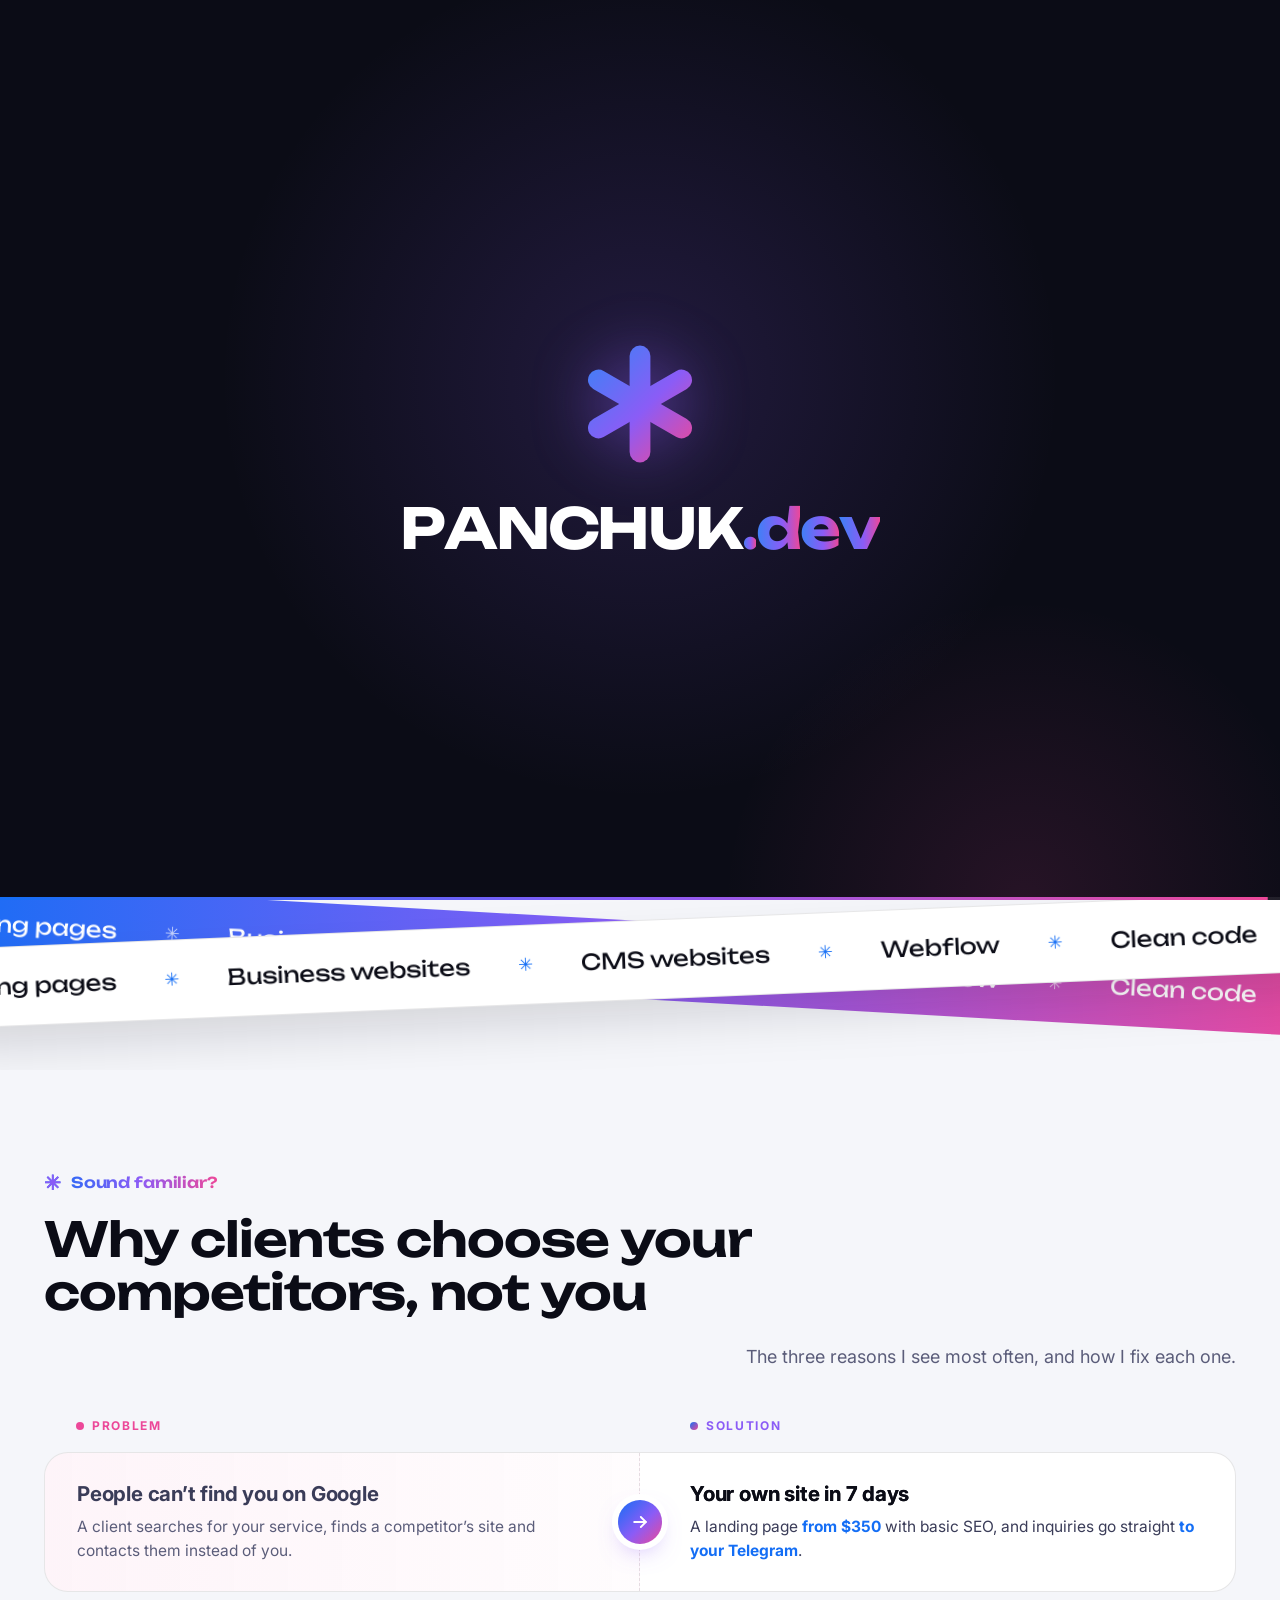
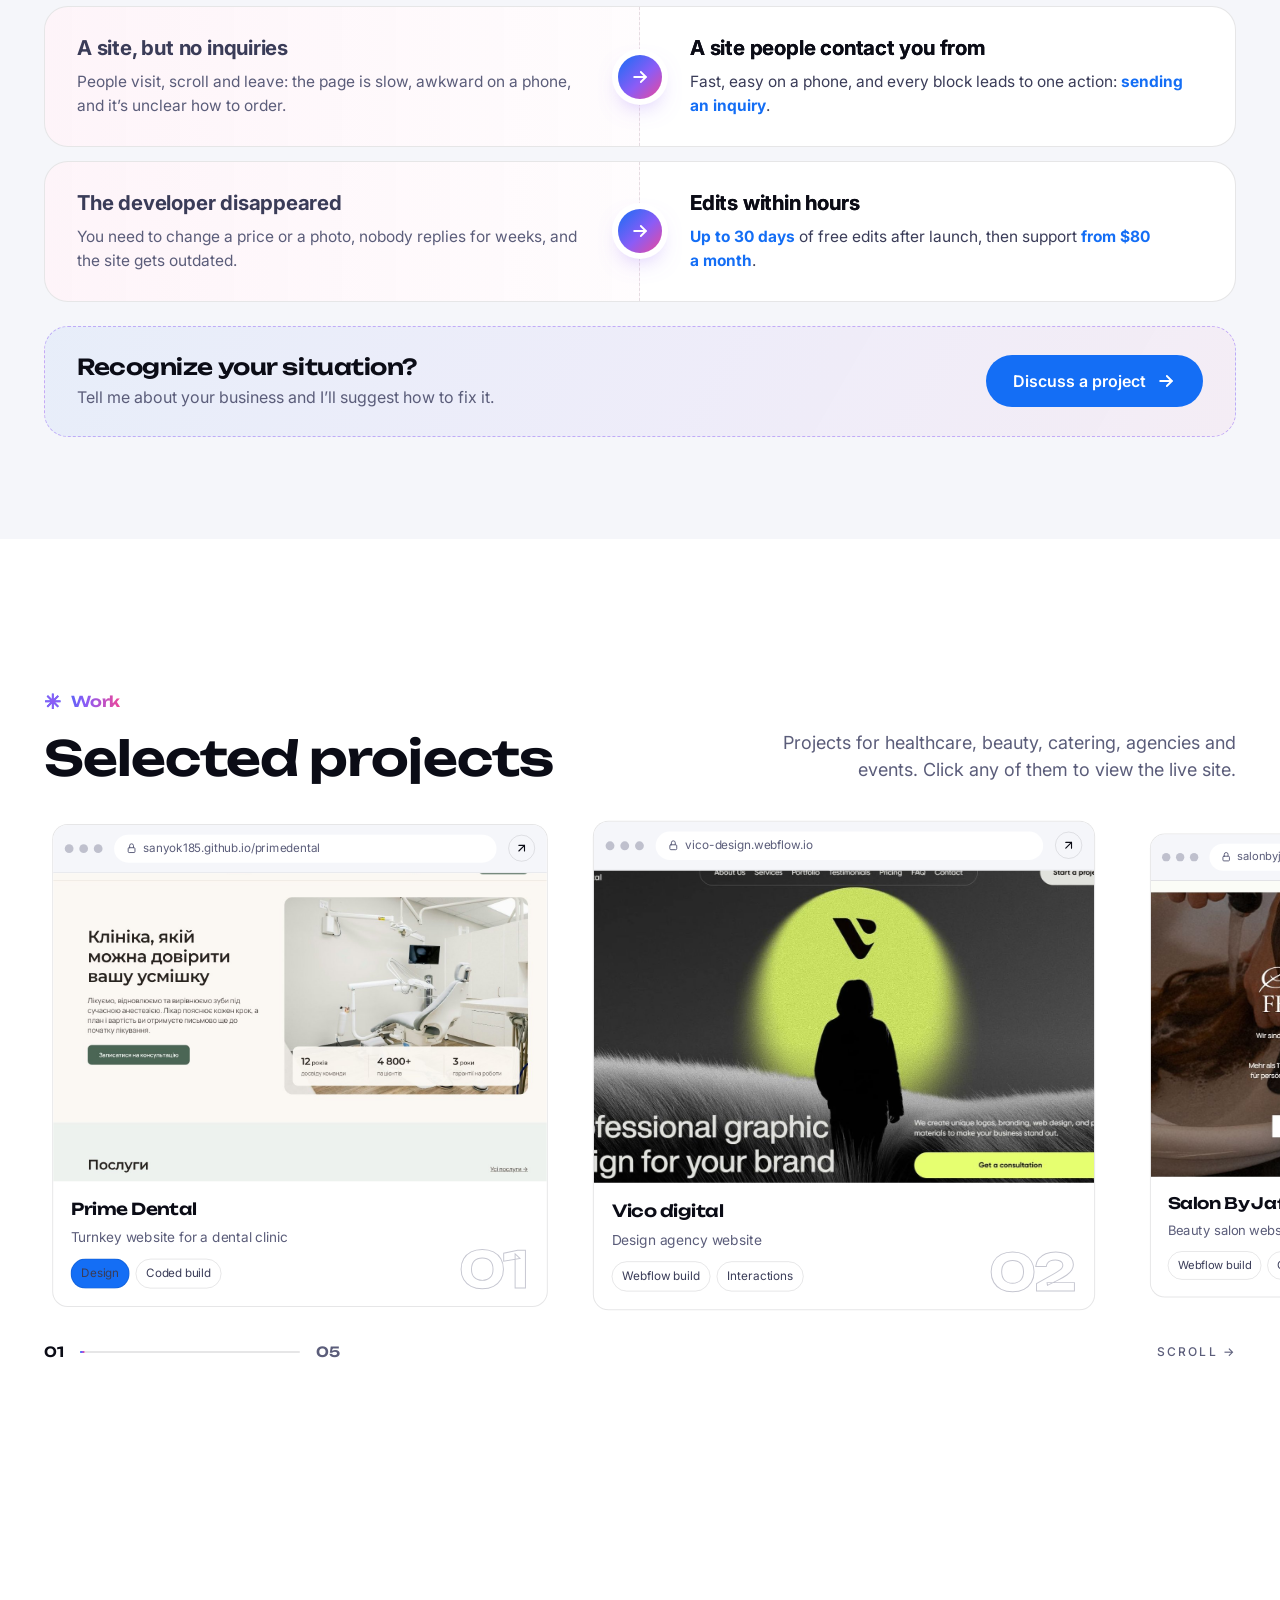
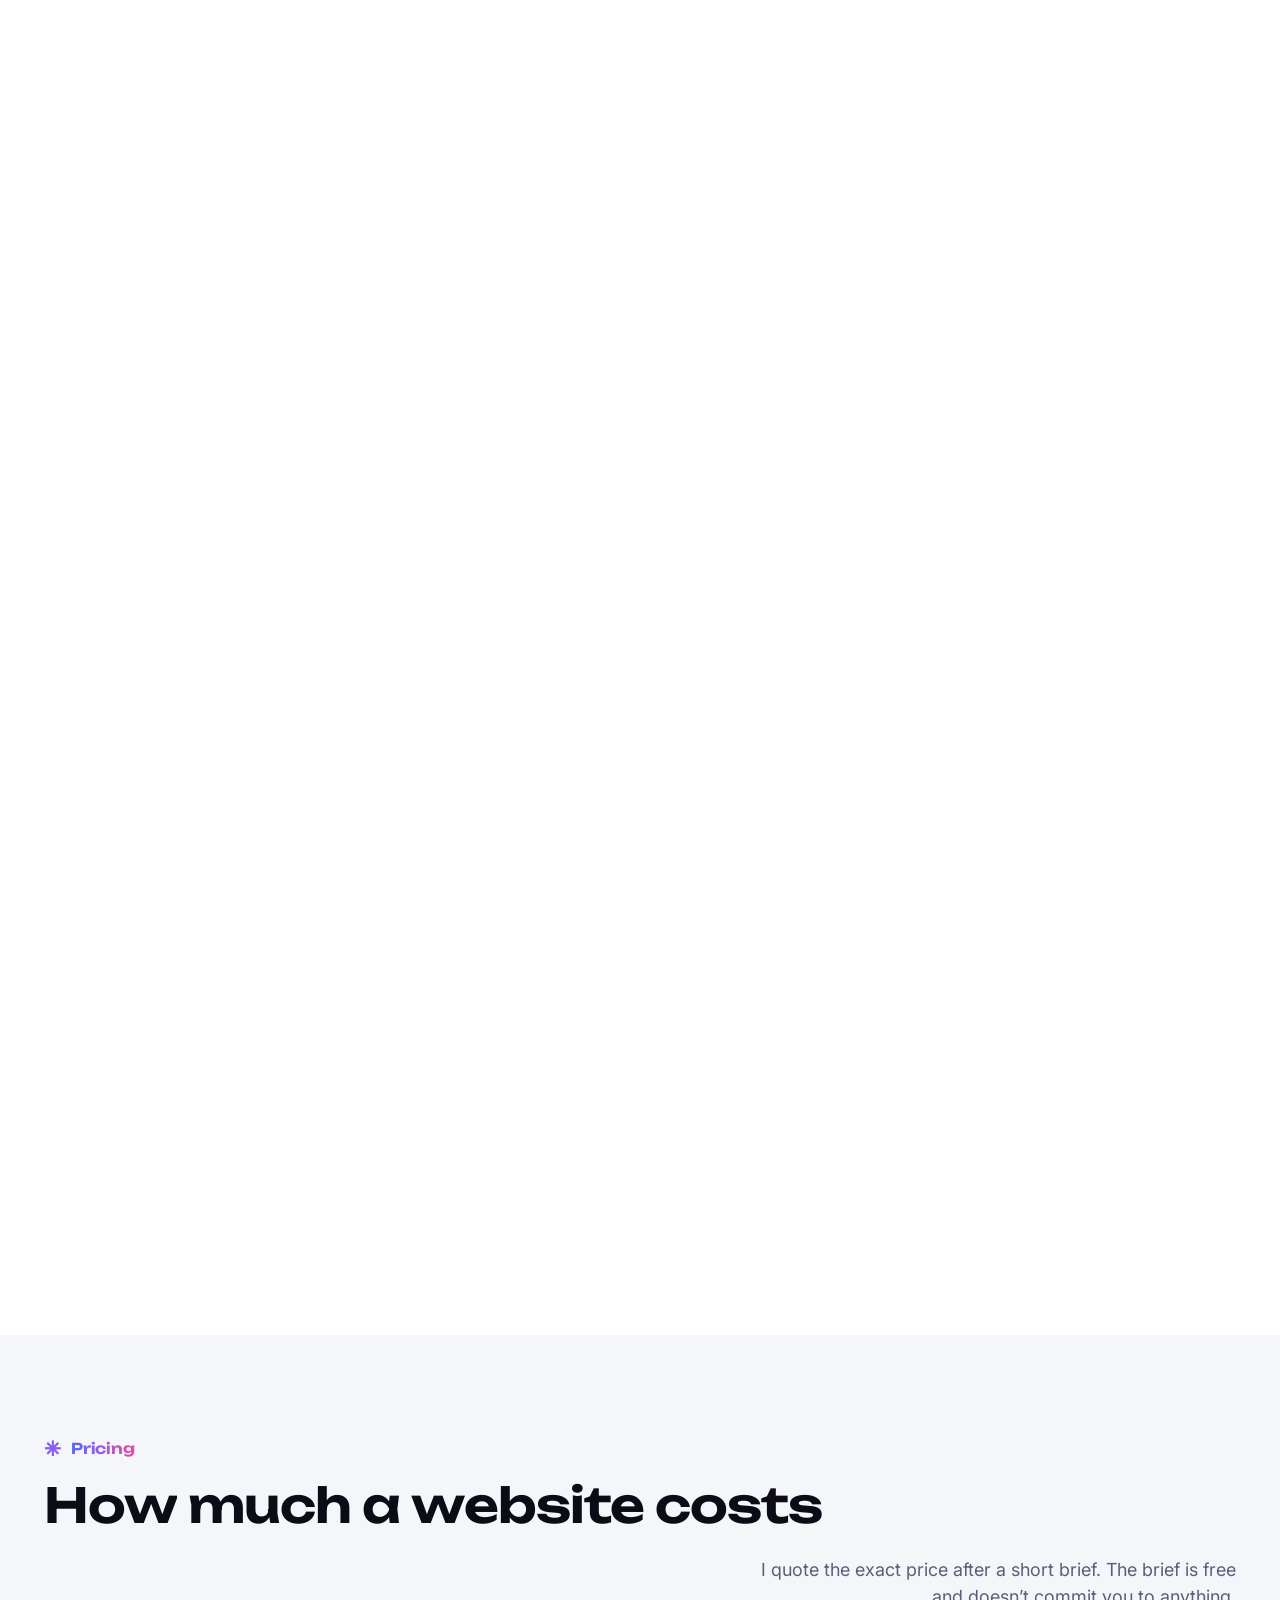
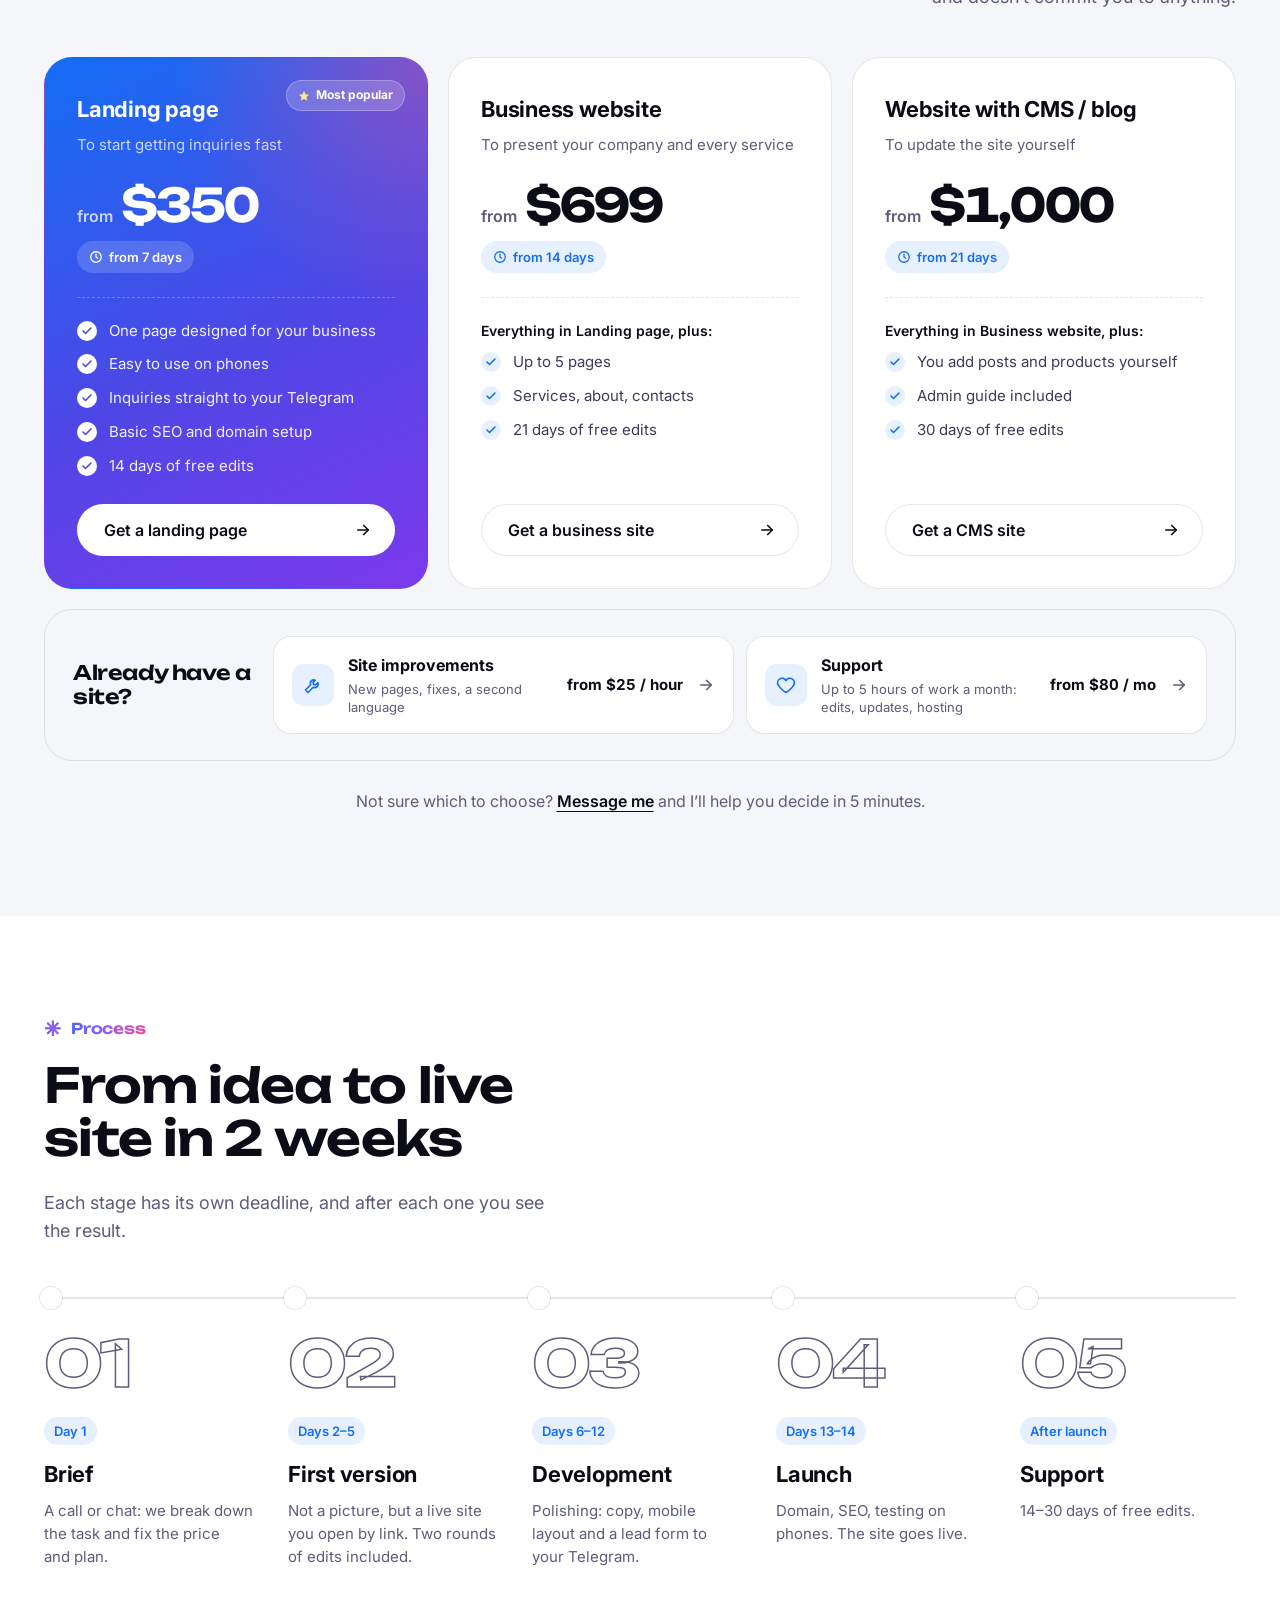
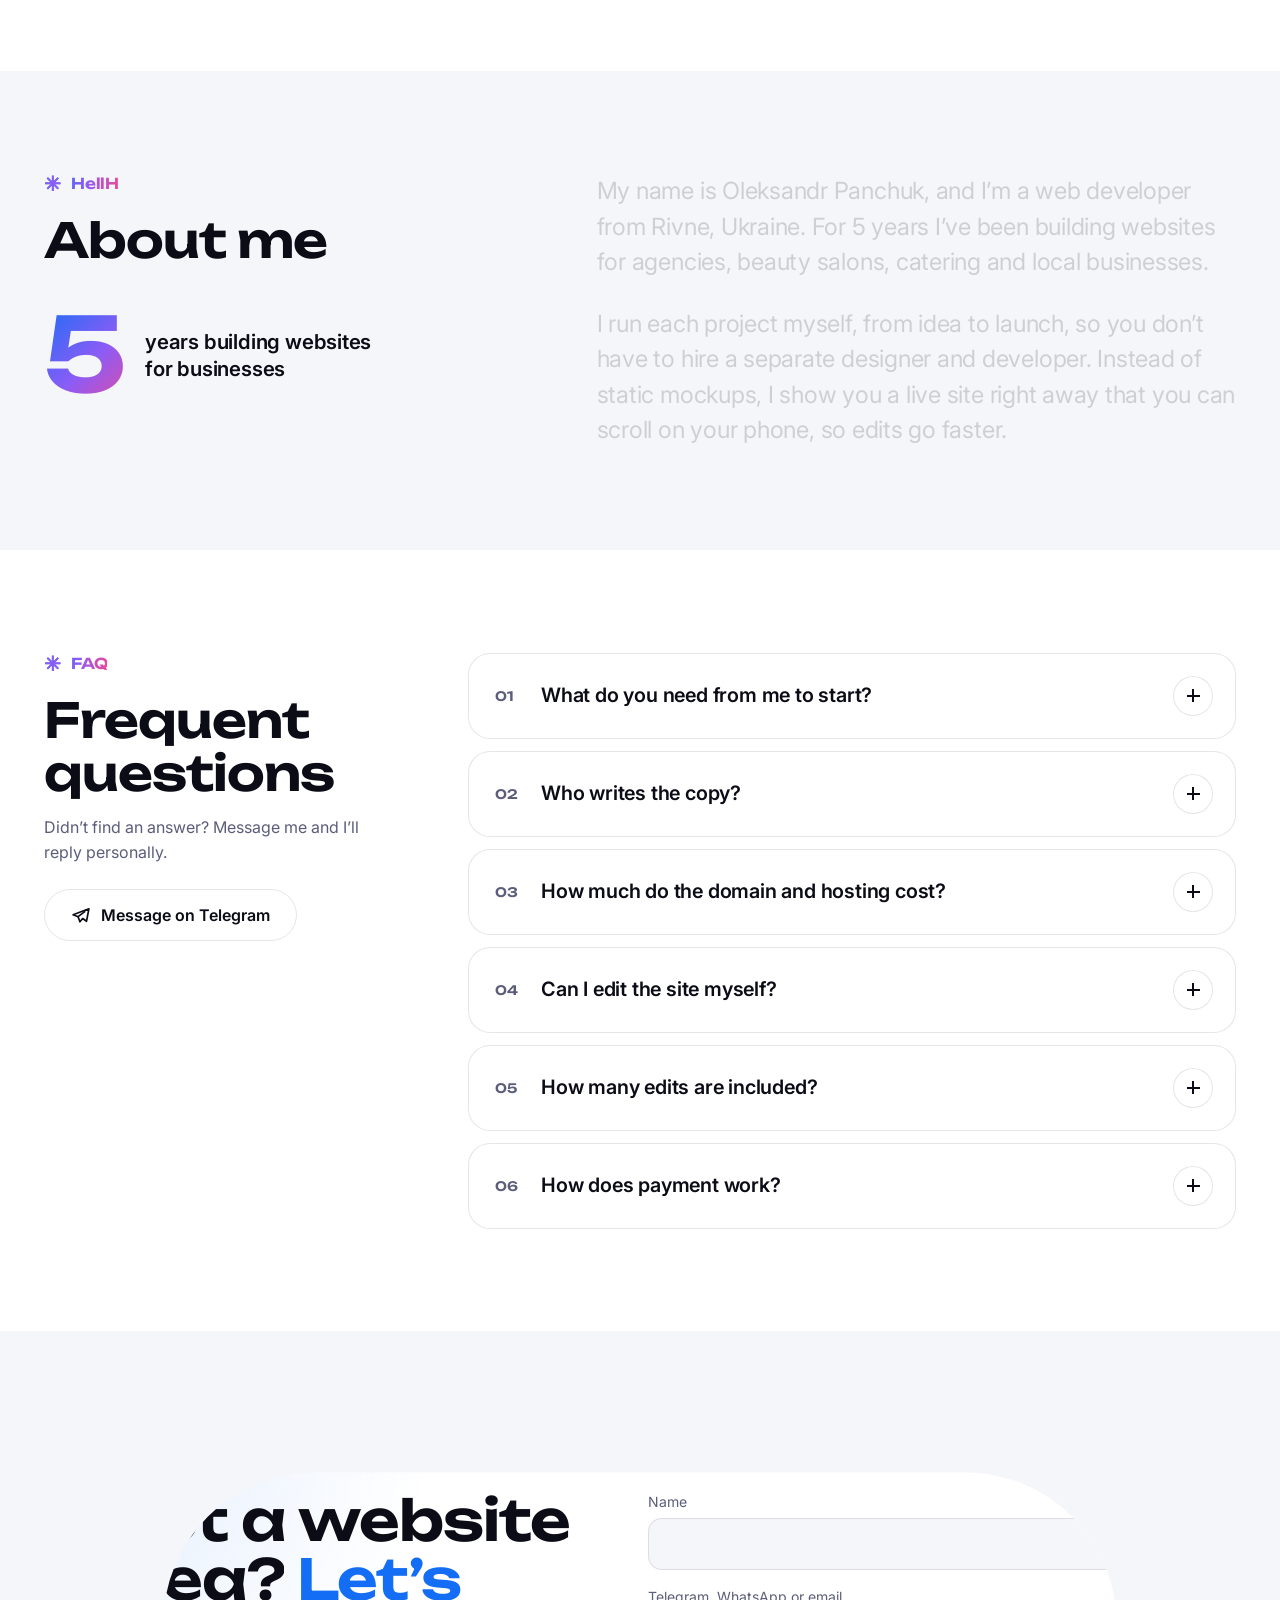
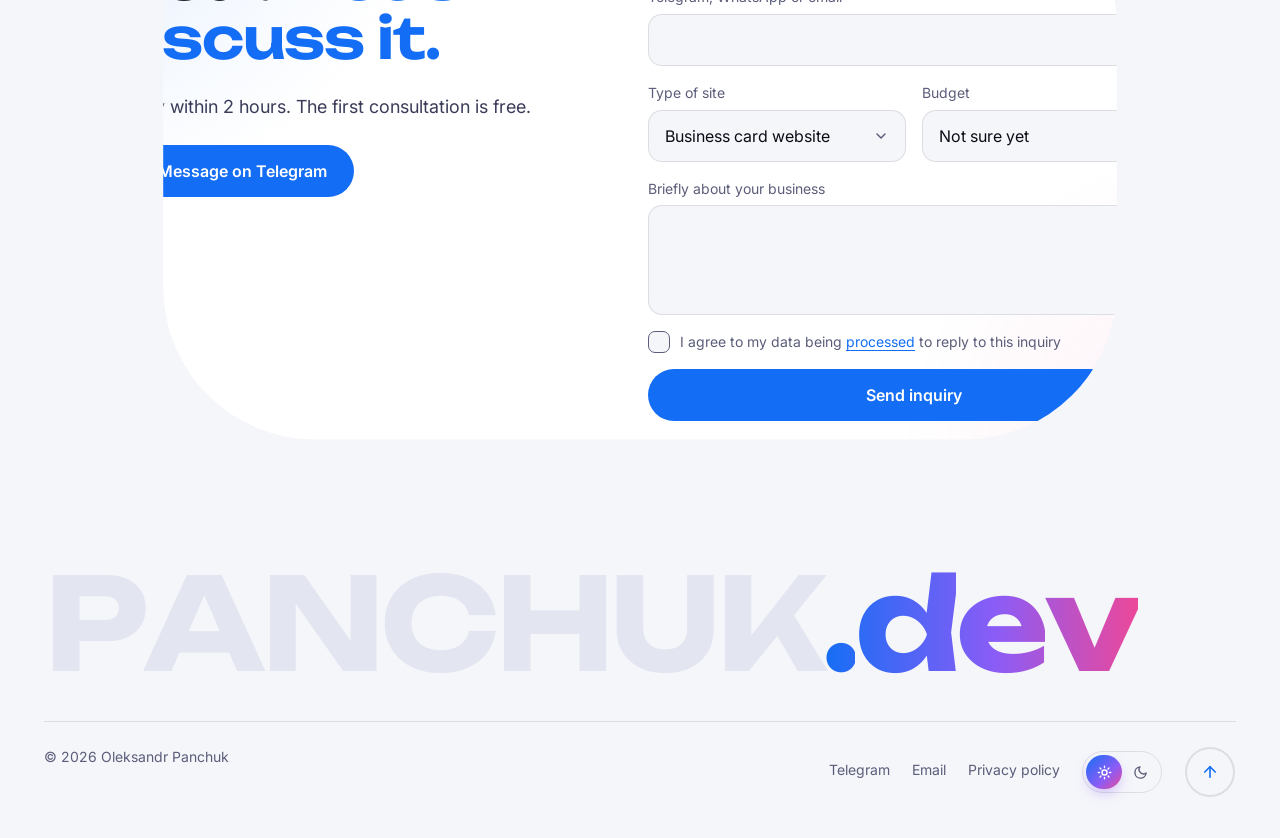
<file: en/index.html>
<!doctype html>
<html lang="en">
  <head>
    <meta charset="utf-8" />
    <meta name="viewport" content="width=device-width, initial-scale=1" />
    <title>Turnkey websites for small business | PANCHUK.dev</title>
    <meta
      name="description"
      content="Turnkey websites for businesses: landing pages, business websites and CMS sites built in Webflow or clean code."
    />
    <meta property="og:title" content="Turnkey websites for small business | PANCHUK.dev" />
    <meta
      property="og:description"
      content="Turnkey websites for businesses: landing pages, business websites and CMS sites built in Webflow or clean code."
    />
    <meta property="og:type" content="website" />
    <link rel="canonical" href="https://panchuk.dev/en/" />
    <link rel="alternate" hreflang="uk" href="https://panchuk.dev/" />
    <link rel="alternate" hreflang="en" href="https://panchuk.dev/en/" />
    <script>
      if (!matchMedia("(prefers-reduced-motion: reduce)").matches) {
        document.documentElement.classList.add("fx");
        if (matchMedia("(hover: hover) and (pointer: fine)").matches) document.documentElement.classList.add("fx-sb");
        // Прелоадер — один раз за сесію; страховка, якщо скрипт не спрацює
        try {
          if (sessionStorage.getItem("pt")) {
            sessionStorage.removeItem("pt");
            document.documentElement.classList.add("fx-pt");
            setTimeout(function () { document.documentElement.classList.remove("fx-pt"); }, 4000);
          }
          if (!sessionStorage.getItem("pl")) {
            document.documentElement.classList.add("fx-pl");
            setTimeout(function () { document.documentElement.classList.remove("fx-pl"); }, 7000);
          }
        } catch (e) {}
      }
    </script>
    <link rel="icon" type="image/png" sizes="32x32" href="../favicon-32.png" />
    <link rel="icon" type="image/svg+xml" href="../favicon.svg" />
    <link rel="apple-touch-icon" href="../apple-touch-icon.png" />
    <meta name="theme-color" content="#0b0c16" />
    <link rel="preconnect" href="https://fonts.googleapis.com" />
    <link rel="preconnect" href="https://fonts.gstatic.com" crossorigin />
    <link
      href="https://fonts.googleapis.com/css2?family=Inter:wght@400;500;600;700&family=Unbounded:wght@500;600;700&display=swap"
      rel="stylesheet"
    />
    <link rel="stylesheet" href="../css/style.css?v=202611261454" />
    <link rel="stylesheet" href="../css/fx.css?v=202611261454" />
    <link rel="stylesheet" href="../css/fx-pro.css?v=202611261454" />
  </head>
  <body>
    <div class="pl" aria-hidden="true">
      <div class="pl-c1">
        <svg class="pl-star" viewBox="0 0 40 40"><defs><linearGradient id="pl-g" x1="4" y1="4" x2="36" y2="36" gradientUnits="userSpaceOnUse"><stop offset="0" stop-color="#3b82f6"/><stop offset=".55" stop-color="#8b5cf6"/><stop offset="1" stop-color="#ec4899"/></linearGradient></defs><g fill="none" stroke="url(#pl-g)" stroke-width="6.5" stroke-linecap="round"><path pathLength="1" d="M20 5v30"/><path pathLength="1" d="M7 12.5l26 15"/><path pathLength="1" d="M7 27.5l26-15"/></g></svg>
        <div class="pl-logo"><span>P</span><span>A</span><span>N</span><span>C</span><span>H</span><span>U</span><span>K</span><span class="pl-dev">.</span><span class="pl-dev">d</span><span class="pl-dev">e</span><span class="pl-dev">v</span></div>
        <div class="pl-line"><span data-pl-line></span></div>
      </div>
    </div>
    <div class="pf light" id="pf">
      <!-- Тема ставиться до першого рендеру, щоб не було спалаху -->
      <script>
        // Якщо користувач ще не обирав тему вручну — беремо системну
        (function () {
          var saved = null;
          try {
            saved = localStorage.getItem("theme");
          } catch (e) {}
          var dark = saved ? saved === "dark" : matchMedia("(prefers-color-scheme: dark)").matches;
          if (dark) document.getElementById("pf").classList.replace("light", "dark");
        })();
      </script>
      <header class="hdr">
        <div class="wrap hdr-in">
          <a class="logo" href="#top" aria-label="Oleksandr Panchuk">
            <svg class="logo-mark" viewBox="0 0 40 40" aria-hidden="true"><defs><linearGradient id="lg-g" x1="4" y1="4" x2="36" y2="36" gradientUnits="userSpaceOnUse"><stop offset="0" stop-color="#3b82f6"/><stop offset=".55" stop-color="#8b5cf6"/><stop offset="1" stop-color="#ec4899"/></linearGradient></defs><g stroke="url(#lg-g)" stroke-width="6.5" stroke-linecap="round"><path d="M20 5v30"/><path d="M7 12.5l26 15"/><path d="M7 27.5l26-15"/></g></svg>
            <span class="logo-word">PANCHUK<span class="dot-dev">.dev</span></span>
          </a>
          <nav class="nav" aria-label="Main">
            <a href="#works">Work</a><a href="#prices">Pricing</a><a href="#process">Process</a
            ><a href="#about">About</a><a href="#faq">FAQ</a>
          </nav>
          <div class="tools">
            <a class="tool lang" href="../index.html" aria-label="Перемкнути на українську" data-lang="en">
              <span class="lang-thumb" aria-hidden="true"></span><span class="lang-opt">UA</span
              ><span class="lang-opt is-on">EN</span>
            </a>
            <button class="tool icon" type="button" data-theme-toggle aria-label="Switch theme">
              <svg
                class="i-sun"
                width="18"
                height="18"
                viewBox="0 0 24 24"
                fill="none"
                stroke="currentColor"
                stroke-width="2"
                stroke-linecap="round"
                stroke-linejoin="round"
                aria-hidden="true"
              >
                <circle cx="12" cy="12" r="4"></circle>
                <path
                  d="M12 2v2M12 20v2M4.9 4.9l1.4 1.4M17.7 17.7l1.4 1.4M2 12h2M20 12h2M4.9 19.1l1.4-1.4M17.7 6.3l1.4-1.4"
                ></path>
              </svg>
              <svg
                class="i-moon"
                width="18"
                height="18"
                viewBox="0 0 24 24"
                fill="none"
                stroke="currentColor"
                stroke-width="2"
                stroke-linecap="round"
                stroke-linejoin="round"
                aria-hidden="true"
              >
                <path d="M21 12.8A9 9 0 1 1 11.2 3a7 7 0 0 0 9.8 9.8z"></path>
              </svg>
            </button>
            <a
              class="btn btn-primary btn-sm hdr-cta"
              href="#contact"
              data-lead-open
            >
              <svg
                width="20"
                height="20"
                viewBox="0 0 24 24"
                fill="none"
                stroke="currentColor"
                stroke-width="2"
                stroke-linecap="round"
                stroke-linejoin="round"
                aria-hidden="true"
              >
                <path d="M21.5 4.5 2.5 11.8l6 2.2 2.2 6.2 3.3-4 4.6 3.3z"></path>
                <path d="m8.5 14 8-6"></path>
              </svg>
              <span>Discuss a project</span>
            </a>
            <button
              class="tool icon burger"
              type="button"
              data-menu-toggle
              aria-expanded="false"
              aria-controls="mnav"
              aria-label="Open menu"
              data-label-close="Close menu"
            >
              <span class="burger-lines" aria-hidden="true"><i></i><i></i></span>
            </button>
          </div>
        </div>
      </header>
      <nav class="mnav" id="mnav" aria-label="Mobile menu" inert>
        <div class="mnav-in">
          <ul class="mnav-list">
            <li style="--i: 0">
              <a class="mnav-link" href="#works"><span class="mnav-t">Work</span></a>
            </li>
            <li style="--i: 1">
              <a class="mnav-link" href="#prices"><span class="mnav-t">Pricing</span></a>
            </li>
            <li style="--i: 2">
              <a class="mnav-link" href="#process"><span class="mnav-t">Process</span></a>
            </li>
            <li style="--i: 3">
              <a class="mnav-link" href="#about"><span class="mnav-t">About</span></a>
            </li>
            <li style="--i: 4">
              <a class="mnav-link" href="#faq"><span class="mnav-t">FAQ</span></a>
            </li>
            <li style="--i: 5">
              <a class="mnav-link" href="#contact"><span class="mnav-t">Contact</span></a>
            </li>
          </ul>
          <div class="mnav-foot">
            <a class="btn btn-primary mnav-cta" href="#contact" data-lead-open>
              <svg width="20" height="20" viewBox="0 0 24 24" fill="none" stroke="currentColor" stroke-width="2" stroke-linecap="round" stroke-linejoin="round" aria-hidden="true"><path d="M21.5 4.5 2.5 11.8l6 2.2 2.2 6.2 3.3-4 4.6 3.3z"></path><path d="m8.5 14 8-6"></path></svg>
              <span>Discuss a project</span>
            </a>
            <div class="mnav-row">
              <a class="tool lang" href="../index.html" aria-label="Перемкнути на українську" data-lang="en">
                <span class="lang-thumb" aria-hidden="true"></span><span class="lang-opt">UA</span
                ><span class="lang-opt is-on">EN</span>
              </a>
            </div>
          </div>
        </div>
      </nav>
      <main id="top">
        <section class="hero">
          <div class="hero-grid" aria-hidden="true"></div>
          <div class="wrap hero-in">
            <div class="hero-copy">
              <h1 class="display h1">Websites that <span class="acc">bring in clients</span></h1>
              <p class="lead">
                I build turnkey websites for small businesses, from idea to launch in 7–14 days.
              </p>
              <div class="hero-btns">
                <a class="btn btn-primary btn-hero" href="#contact" data-lead-open>
                  <span>Discuss a project</span>
                  <span class="btn-hero-arr"><svg width="20" height="20" viewBox="0 0 24 24" fill="none" stroke="currentColor" stroke-width="2.2" stroke-linecap="round" stroke-linejoin="round" aria-hidden="true"><path d="M5 12h14"></path><path d="m13 6 6 6-6 6"></path></svg></span>
                </a>
                <a class="btn btn-ghost" href="#works">See my work</a>
              </div>
            </div>
          </div>
        </section>
        <div class="marquee" aria-hidden="true">
          <div class="marquee-track">
            <span class="marquee-item">Landing pages</span><span class="marquee-item">Business websites</span
            ><span class="marquee-item">CMS websites</span><span class="marquee-item">Webflow</span
            ><span class="marquee-item">Clean code</span><span class="marquee-item">UA / EN</span
            ><span class="marquee-item">Landing pages</span><span class="marquee-item">Business websites</span
            ><span class="marquee-item">CMS websites</span><span class="marquee-item">Webflow</span
            ><span class="marquee-item">Clean code</span><span class="marquee-item">UA / EN</span>
          </div>
        </div>
        <section class="sec">
          <div class="wrap">
            <div class="head">
              <div>
                <div class="tag">Sound familiar?</div>
                <h2 class="display h2">Why clients choose your competitors, not you</h2>
              </div>
              <p class="sub">The three reasons I see most often, and how I fix each one.</p>
            </div>
            <div class="ps">
              <div class="ps-cols" aria-hidden="true"><span class="ps-col-p">Problem</span><span class="ps-col-s">Solution</span></div>
              <div class="ps-row">
                <div class="ps-problem" data-k="Problem"><h3 class="ps-t">People can’t find you on Google</h3><p>A client searches for your service, finds a competitor’s site and contacts them instead of you.</p></div>
                <div class="ps-arrow" aria-hidden="true"><span><svg width="20" height="20" viewBox="0 0 24 24" fill="none" stroke="currentColor" stroke-width="2.2" stroke-linecap="round" stroke-linejoin="round" aria-hidden="true"><path d="M5 12h14"></path><path d="m13 6 6 6-6 6"></path></svg></span></div>
                <div class="ps-solution" data-k="Solution"><h3 class="ps-t">Your own site in 7 days</h3><p>A landing page <b>from $350</b> with basic SEO, and inquiries go straight <b>to your Telegram</b>.</p></div>
              </div>
              <div class="ps-row">
                <div class="ps-problem" data-k="Problem"><h3 class="ps-t">A site, but no inquiries</h3><p>People visit, scroll and leave: the page is slow, awkward on a phone, and it’s unclear how to order.</p></div>
                <div class="ps-arrow" aria-hidden="true"><span><svg width="20" height="20" viewBox="0 0 24 24" fill="none" stroke="currentColor" stroke-width="2.2" stroke-linecap="round" stroke-linejoin="round" aria-hidden="true"><path d="M5 12h14"></path><path d="m13 6 6 6-6 6"></path></svg></span></div>
                <div class="ps-solution" data-k="Solution"><h3 class="ps-t">A site people contact you from</h3><p>Fast, easy on a phone, and every block leads to one action: <b>sending an inquiry</b>.</p></div>
              </div>
              <div class="ps-row">
                <div class="ps-problem" data-k="Problem"><h3 class="ps-t">The developer disappeared</h3><p>You need to change a price or a photo, nobody replies for weeks, and the site gets outdated.</p></div>
                <div class="ps-arrow" aria-hidden="true"><span><svg width="20" height="20" viewBox="0 0 24 24" fill="none" stroke="currentColor" stroke-width="2.2" stroke-linecap="round" stroke-linejoin="round" aria-hidden="true"><path d="M5 12h14"></path><path d="m13 6 6 6-6 6"></path></svg></span></div>
                <div class="ps-solution" data-k="Solution"><h3 class="ps-t">Edits within hours</h3><p><b>Up to 30 days</b> of free edits after launch, then support <b>from $80 a month</b>.</p></div>
              </div>
              <div class="ps-cta">
                <div><p class="ps-cta-t">Recognize your situation?</p><p class="ps-cta-p">Tell me about your business and I’ll suggest how to fix it.</p></div>
                <a class="btn btn-primary" href="#contact" data-lead-open><span>Discuss a project</span><svg width="20" height="20" viewBox="0 0 24 24" fill="none" stroke="currentColor" stroke-width="2.2" stroke-linecap="round" stroke-linejoin="round" aria-hidden="true"><path d="M5 12h14"></path><path d="m13 6 6 6-6 6"></path></svg></a>
              </div>
            </div>
          </div>
        </section>
        <section class="sec sec-2" id="works">
          <div class="wrap">
            <div class="head">
              <div>
                <div class="tag">Work</div>
                <h2 class="display h2">Selected projects</h2>
              </div>
              <p class="sub">Projects for healthcare, beauty, catering, agencies and events. Click any of them to view the live site.</p>
            </div>
            <div class="wins" data-works>
              <a
                class="win"
                href="https://sanyok185.github.io/primedental/"
                target="_blank"
                rel="noopener"
                aria-label="Open site: Prime Dental"
              >
                <div class="win-bar">
                  <div class="win-dots" aria-hidden="true"><span></span> <span></span> <span></span></div>
                  <div class="win-url">
                    <svg
                      width="12"
                      height="12"
                      viewBox="0 0 24 24"
                      fill="none"
                      stroke="currentColor"
                      stroke-width="2"
                      stroke-linecap="round"
                      stroke-linejoin="round"
                      aria-hidden="true"
                    >
                      <rect x="5" y="11" width="14" height="10" rx="2"></rect>
                      <path d="M8 11V7a4 4 0 0 1 8 0v4"></path>
                    </svg>
                    sanyok185.github.io/primedental
                  </div>
                  <span class="win-go" aria-hidden="true">
                    <svg
                      width="14"
                      height="14"
                      viewBox="0 0 24 24"
                      fill="none"
                      stroke="currentColor"
                      stroke-width="2"
                      stroke-linecap="round"
                      stroke-linejoin="round"
                      aria-hidden="true"
                    >
                      <path d="M7 7h10v10"></path>
                      <path d="M7 17 17 7"></path>
                    </svg>
                  </span>
                </div>
                <div class="win-view">
                  <img
                    src="../images/works/prime-dental.jpg"
                    alt=""
                    loading="lazy"
                    decoding="async"
                    width="1600"
                    height="1000"
                  />
                </div>
                <div class="win-info">
                  <div>
                    <h3 class="win-name">Prime Dental</h3>
                    <div class="win-cap">Turnkey website for a dental clinic</div>
                    <div class="win-tags">
                      <span class="chip chip-acc">Design</span><span class="chip">Coded build</span>
                    </div>
                  </div>
                </div> </a
              ><a
                class="win"
                href="https://vico-design.webflow.io/"
                target="_blank"
                rel="noopener"
                aria-label="Open site: Vico digital"
              >
                <div class="win-bar">
                  <div class="win-dots" aria-hidden="true"><span></span> <span></span> <span></span></div>
                  <div class="win-url">
                    <svg
                      width="12"
                      height="12"
                      viewBox="0 0 24 24"
                      fill="none"
                      stroke="currentColor"
                      stroke-width="2"
                      stroke-linecap="round"
                      stroke-linejoin="round"
                      aria-hidden="true"
                    >
                      <rect x="5" y="11" width="14" height="10" rx="2"></rect>
                      <path d="M8 11V7a4 4 0 0 1 8 0v4"></path>
                    </svg>
                    vico-design.webflow.io
                  </div>
                  <span class="win-go" aria-hidden="true">
                    <svg
                      width="14"
                      height="14"
                      viewBox="0 0 24 24"
                      fill="none"
                      stroke="currentColor"
                      stroke-width="2"
                      stroke-linecap="round"
                      stroke-linejoin="round"
                      aria-hidden="true"
                    >
                      <path d="M7 7h10v10"></path>
                      <path d="M7 17 17 7"></path>
                    </svg>
                  </span>
                </div>
                <div class="win-view">
                  <img
                    src="../images/works/vico.jpg"
                    alt=""
                    loading="lazy"
                    decoding="async"
                    width="1600"
                    height="1000"
                  />
                </div>
                <div class="win-info">
                  <div>
                    <h3 class="win-name">Vico digital</h3>
                    <div class="win-cap">Design agency website</div>
                    <div class="win-tags">
                      <span class="chip">Webflow build</span><span class="chip">Interactions</span>
                    </div>
                  </div>
                </div> </a
              ><a
                class="win"
                href="https://www.salonbyjafa-friseur.de/"
                target="_blank"
                rel="noopener"
                aria-label="Open site: Salon By Jafa"
              >
                <div class="win-bar">
                  <div class="win-dots" aria-hidden="true"><span></span> <span></span> <span></span></div>
                  <div class="win-url">
                    <svg
                      width="12"
                      height="12"
                      viewBox="0 0 24 24"
                      fill="none"
                      stroke="currentColor"
                      stroke-width="2"
                      stroke-linecap="round"
                      stroke-linejoin="round"
                      aria-hidden="true"
                    >
                      <rect x="5" y="11" width="14" height="10" rx="2"></rect>
                      <path d="M8 11V7a4 4 0 0 1 8 0v4"></path>
                    </svg>
                    salonbyjafa-friseur.de
                  </div>
                  <span class="win-go" aria-hidden="true">
                    <svg
                      width="14"
                      height="14"
                      viewBox="0 0 24 24"
                      fill="none"
                      stroke="currentColor"
                      stroke-width="2"
                      stroke-linecap="round"
                      stroke-linejoin="round"
                      aria-hidden="true"
                    >
                      <path d="M7 7h10v10"></path>
                      <path d="M7 17 17 7"></path>
                    </svg>
                  </span>
                </div>
                <div class="win-view">
                  <img
                    src="../images/works/salon-by-jafa.jpg"
                    alt=""
                    loading="lazy"
                    decoding="async"
                    width="1600"
                    height="1000"
                  />
                </div>
                <div class="win-info">
                  <div>
                    <h3 class="win-name">Salon By Jafa</h3>
                    <div class="win-cap">Beauty salon website</div>
                    <div class="win-tags">
                      <span class="chip">Webflow build</span><span class="chip">CMS</span
                      ><span class="chip">Interactions</span><span class="chip">Custom code</span>
                    </div>
                  </div>
                </div> </a
              ><a
                class="win"
                href="https://summit-nexus.webflow.io/"
                target="_blank"
                rel="noopener"
                aria-label="Open site: Nexus Summit"
              >
                <div class="win-bar">
                  <div class="win-dots" aria-hidden="true"><span></span> <span></span> <span></span></div>
                  <div class="win-url">
                    <svg
                      width="12"
                      height="12"
                      viewBox="0 0 24 24"
                      fill="none"
                      stroke="currentColor"
                      stroke-width="2"
                      stroke-linecap="round"
                      stroke-linejoin="round"
                      aria-hidden="true"
                    >
                      <rect x="5" y="11" width="14" height="10" rx="2"></rect>
                      <path d="M8 11V7a4 4 0 0 1 8 0v4"></path>
                    </svg>
                    summit-nexus.webflow.io
                  </div>
                  <span class="win-go" aria-hidden="true">
                    <svg
                      width="14"
                      height="14"
                      viewBox="0 0 24 24"
                      fill="none"
                      stroke="currentColor"
                      stroke-width="2"
                      stroke-linecap="round"
                      stroke-linejoin="round"
                      aria-hidden="true"
                    >
                      <path d="M7 7h10v10"></path>
                      <path d="M7 17 17 7"></path>
                    </svg>
                  </span>
                </div>
                <div class="win-view">
                  <img
                    src="../images/works/nexus-summit.jpg"
                    alt=""
                    loading="lazy"
                    decoding="async"
                    width="1600"
                    height="1000"
                  />
                </div>
                <div class="win-info">
                  <div>
                    <h3 class="win-name">Nexus Summit</h3>
                    <div class="win-cap">AI conference landing page</div>
                    <div class="win-tags">
                      <span class="chip">Webflow build</span><span class="chip">Interactions</span>
                    </div>
                  </div>
                </div> </a
              ><a
                class="win"
                href="https://www.meisterkueche-reichard.de/bestellseite"
                target="_blank"
                rel="noopener"
                aria-label="Open site: Meisterküche"
              >
                <div class="win-bar">
                  <div class="win-dots" aria-hidden="true"><span></span> <span></span> <span></span></div>
                  <div class="win-url">
                    <svg
                      width="12"
                      height="12"
                      viewBox="0 0 24 24"
                      fill="none"
                      stroke="currentColor"
                      stroke-width="2"
                      stroke-linecap="round"
                      stroke-linejoin="round"
                      aria-hidden="true"
                    >
                      <rect x="5" y="11" width="14" height="10" rx="2"></rect>
                      <path d="M8 11V7a4 4 0 0 1 8 0v4"></path>
                    </svg>
                    meisterkueche-reichard.de
                  </div>
                  <span class="win-go" aria-hidden="true">
                    <svg
                      width="14"
                      height="14"
                      viewBox="0 0 24 24"
                      fill="none"
                      stroke="currentColor"
                      stroke-width="2"
                      stroke-linecap="round"
                      stroke-linejoin="round"
                      aria-hidden="true"
                    >
                      <path d="M7 7h10v10"></path>
                      <path d="M7 17 17 7"></path>
                    </svg>
                  </span>
                </div>
                <div class="win-view">
                  <img
                    src="../images/works/meisterkueche.jpg"
                    alt=""
                    loading="lazy"
                    decoding="async"
                    width="1600"
                    height="1000"
                  />
                </div>
                <div class="win-info">
                  <div>
                    <h3 class="win-name">Meisterküche</h3>
                    <div class="win-cap">Catering order platform</div>
                    <div class="win-tags">
                      <span class="chip">Webflow build</span><span class="chip">CMS</span
                      ><span class="chip">Multi-step form</span>
                    </div>
                  </div>
                </div>
              </a>
            </div>
          </div>
        </section>
        <section class="sec" id="prices">
          <div class="wrap">
            <div class="head">
              <div>
                <div class="tag">Pricing</div>
                <h2 class="display h2">How much a website costs</h2>
              </div>
              <p class="sub">
                I quote the exact price after a short brief. The brief is free and doesn’t commit you to anything.
              </p>
            </div>
            <div class="prices">
              <div class="price hot">
                <span class="price-pop"><svg width="12" height="12" viewBox="0 0 24 24" fill="currentColor" aria-hidden="true"><path d="m12 2 3.1 6.3 6.9 1-5 4.9 1.2 6.8L12 17.8 5.8 21l1.2-6.8-5-4.9 6.9-1z"></path></svg>Most popular</span>
                <h3 class="price-name">Landing page</h3>
                <p class="price-for">To start getting inquiries fast</p>
                <div class="price-sum"><small>from</small><span class="price-num">$350</span></div>
                <span class="price-term"><svg width="14" height="14" viewBox="0 0 24 24" fill="none" stroke="currentColor" stroke-width="2.2" stroke-linecap="round" stroke-linejoin="round" aria-hidden="true"><circle cx="12" cy="12" r="9"></circle><path d="M12 7v5l3 2"></path></svg>from 7 days</span>
                <ul class="price-list">
                  <li>One page designed for your business</li>
                  <li>Easy to use on phones</li>
                  <li>Inquiries straight to your Telegram</li>
                  <li>Basic SEO and domain setup</li>
                  <li>14 days of free edits</li>
                </ul>
                <a class="btn btn-primary price-cta" href="#contact" data-lead-open data-lead-type="Landing page">
                  <span>Get a landing page</span><span class="price-cta-arr"><svg width="18" height="18" viewBox="0 0 24 24" fill="none" stroke="currentColor" stroke-width="2.2" stroke-linecap="round" stroke-linejoin="round" aria-hidden="true"><path d="M5 12h14"></path><path d="m13 6 6 6-6 6"></path></svg></span>
                </a>
              </div>
              <div class="price">
                <h3 class="price-name">Business website</h3>
                <p class="price-for">To present your company and every service</p>
                <div class="price-sum"><small>from</small><span class="price-num">$700</span></div>
                <span class="price-term"><svg width="14" height="14" viewBox="0 0 24 24" fill="none" stroke="currentColor" stroke-width="2.2" stroke-linecap="round" stroke-linejoin="round" aria-hidden="true"><circle cx="12" cy="12" r="9"></circle><path d="M12 7v5l3 2"></path></svg>from 14 days</span>
                <p class="price-inc">Everything in Landing page, plus:</p>
                <ul class="price-list">
                  <li>Up to 5 pages</li>
                  <li>Services, about, contacts</li>
                  <li>21 days of free edits</li>
                </ul>
                <a class="btn btn-ghost price-cta" href="#contact" data-lead-open data-lead-type="Business website">
                  <span>Get a business site</span><span class="price-cta-arr"><svg width="18" height="18" viewBox="0 0 24 24" fill="none" stroke="currentColor" stroke-width="2.2" stroke-linecap="round" stroke-linejoin="round" aria-hidden="true"><path d="M5 12h14"></path><path d="m13 6 6 6-6 6"></path></svg></span>
                </a>
              </div>
              <div class="price">
                <h3 class="price-name">Website with CMS / blog</h3>
                <p class="price-for">To update the site yourself</p>
                <div class="price-sum"><small>from</small><span class="price-num">$1,000</span></div>
                <span class="price-term"><svg width="14" height="14" viewBox="0 0 24 24" fill="none" stroke="currentColor" stroke-width="2.2" stroke-linecap="round" stroke-linejoin="round" aria-hidden="true"><circle cx="12" cy="12" r="9"></circle><path d="M12 7v5l3 2"></path></svg>from 21 days</span>
                <p class="price-inc">Everything in Business website, plus:</p>
                <ul class="price-list">
                  <li>You add posts and products yourself</li>
                  <li>Admin guide included</li>
                  <li>30 days of free edits</li>
                </ul>
                <a class="btn btn-ghost price-cta" href="#contact" data-lead-open data-lead-type="Website with CMS / blog">
                  <span>Get a CMS site</span><span class="price-cta-arr"><svg width="18" height="18" viewBox="0 0 24 24" fill="none" stroke="currentColor" stroke-width="2.2" stroke-linecap="round" stroke-linejoin="round" aria-hidden="true"><path d="M5 12h14"></path><path d="m13 6 6 6-6 6"></path></svg></span>
                </a>
              </div>
            </div>
            <div class="extras">
              <div class="extras-title">Already have a site?</div>
              <div class="extras-list">
                <a class="extra" href="#contact" data-lead-open data-lead-type="Improvements">
                  <span class="extra-ic"><svg width="20" height="20" viewBox="0 0 24 24" fill="none" stroke="currentColor" stroke-width="2" stroke-linecap="round" stroke-linejoin="round" aria-hidden="true"><path d="M14.7 6.3a4 4 0 0 0-5.4 5.4L3 18l3 3 6.3-6.3a4 4 0 0 0 5.4-5.4l-2.6 2.6-2.4-.6-.6-2.4z"></path></svg></span>
                  <span class="extra-body"><span class="extra-name">Site improvements</span><span class="extra-desc">New pages, fixes, a second language</span></span>
                  <span class="extra-sum">from $25 / hour</span>
                  <span class="extra-go" aria-hidden="true"><svg width="18" height="18" viewBox="0 0 24 24" fill="none" stroke="currentColor" stroke-width="2.2" stroke-linecap="round" stroke-linejoin="round" aria-hidden="true"><path d="M5 12h14"></path><path d="m13 6 6 6-6 6"></path></svg></span>
                </a>
                <a class="extra" href="#contact" data-lead-open data-lead-type="Support">
                  <span class="extra-ic"><svg width="20" height="20" viewBox="0 0 24 24" fill="none" stroke="currentColor" stroke-width="2" stroke-linecap="round" stroke-linejoin="round" aria-hidden="true"><path d="M12 21s-7-4.4-9.3-9A5.3 5.3 0 0 1 12 6.6 5.3 5.3 0 0 1 21.3 12C19 16.6 12 21 12 21z"></path></svg></span>
                  <span class="extra-body"><span class="extra-name">Support</span><span class="extra-desc">Up to 5 hours of work a month: edits, updates, hosting</span></span>
                  <span class="extra-sum">from $80 / mo</span>
                  <span class="extra-go" aria-hidden="true"><svg width="18" height="18" viewBox="0 0 24 24" fill="none" stroke="currentColor" stroke-width="2.2" stroke-linecap="round" stroke-linejoin="round" aria-hidden="true"><path d="M5 12h14"></path><path d="m13 6 6 6-6 6"></path></svg></span>
                </a>
              </div>
            </div>
            <p class="price-note">Not sure which to choose? <a href="https://t.me/oleksandr_panchuk" target="_blank" rel="noopener">Message me</a> and I’ll help you decide in 5 minutes.</p>
          </div>
        </section>
        <section class="sec sec-2" id="process">
          <div class="wrap">
            <div class="head">
              <div>
                <div class="tag">Process</div>
                <h2 class="display h2">From idea to live site in 2 weeks</h2>
              </div>
              <p class="sub">Each stage has its own deadline, and after each one you see the result.</p>
            </div>
            <ol class="timeline">
              <li class="tl">
                <span class="tl-num">01</span>
                <span class="tl-time">Day 1</span>
                <h3 class="tl-t">Brief</h3>
                <p class="tl-d">A call or chat: we break down the task and fix the price and plan.</p>
              </li>
              <li class="tl">
                <span class="tl-num">02</span>
                <span class="tl-time">Days 2–5</span>
                <h3 class="tl-t">First version</h3>
                <p class="tl-d">Not a picture, but a live site you open by link. Two rounds of edits included.</p>
              </li>
              <li class="tl">
                <span class="tl-num">03</span>
                <span class="tl-time">Days 6–12</span>
                <h3 class="tl-t">Development</h3>
                <p class="tl-d">Polishing: copy, mobile layout and a lead form to your Telegram.</p>
              </li>
              <li class="tl">
                <span class="tl-num">04</span>
                <span class="tl-time">Days 13–14</span>
                <h3 class="tl-t">Launch</h3>
                <p class="tl-d">Domain, SEO, testing on phones. The site goes live.</p>
              </li>
              <li class="tl">
                <span class="tl-num">05</span>
                <span class="tl-time">After launch</span>
                <h3 class="tl-t">Support</h3>
                <p class="tl-d">14–30 days of free edits.</p>
              </li>
            </ol>
          </div>
        </section>
        <section class="sec" id="about">
          <div class="wrap">
            <div class="ab2">
              <div class="ab2-side">
                <div class="tag">Hello</div>
                <h2 class="display h2">About me</h2>
                <div class="ab-stat">
                  <span class="ab-num">5</span><span class="ab-lbl">years building websites<br />for businesses</span>
                </div>
              </div>
              <div class="ab2-body">
                <p>
                  My name is Oleksandr Panchuk, and I’m a web developer from Rivne, Ukraine. For 5 years I’ve been
                  building websites for agencies, beauty salons, catering and local businesses.
                </p>
                <p>
                  I run each project myself, from idea to launch, so you don’t have to hire a separate designer and
                  developer. Instead of static mockups, I show you a live site right away that you can scroll on your
                  phone, so edits go faster.
                </p>
              </div>
            </div>
          </div>
        </section>
        <section class="sec sec-2" id="faq">
          <div class="wrap faq-wrap">
            <div class="faq-side">
              <div class="tag">FAQ</div>
              <h2 class="display h2">Frequent questions</h2>
              <p>Didn’t find an answer? Message me and I’ll reply personally.</p>
              <a class="btn btn-ghost" href="https://t.me/oleksandr_panchuk" target="_blank" rel="noopener">
                <svg
                  width="20"
                  height="20"
                  viewBox="0 0 24 24"
                  fill="none"
                  stroke="currentColor"
                  stroke-width="2"
                  stroke-linecap="round"
                  stroke-linejoin="round"
                  aria-hidden="true"
                >
                  <path d="M21.5 4.5 2.5 11.8l6 2.2 2.2 6.2 3.3-4 4.6 3.3z"></path>
                  <path d="m8.5 14 8-6"></path>
                </svg>
                <span>Message on Telegram</span>
              </a>
            </div>
            <div class="faq-list">
              <details class="faq-item" name="faq">
                <summary>What do you need from me to start?</summary>
                <p class="faq-a">
                  A short description of your business, examples you like, your logo and texts if you have them. We’ll
                  sort out the rest in the brief.
                </p>
              </details>
              <details class="faq-item" name="faq">
                <summary>Who writes the copy?</summary>
                <p class="faq-a">
                  You can send your own. Or I help with the structure and a draft; we agree on it in the brief.
                </p>
              </details>
              <details class="faq-item" name="faq">
                <summary>How much do the domain and hosting cost?</summary>
                <p class="faq-a">
                  The domain is registered in your name and costs about $10 a year. Hosting for a coded site is often
                  free, and Webflow starts at $14 a month. The site is fully yours, with no builder lock-in.
                </p>
              </details>
              <details class="faq-item" name="faq">
                <summary>Can I edit the site myself?</summary>
                <p class="faq-a">Yes. With a CMS you add posts and products yourself, and I write a short guide.</p>
              </details>
              <details class="faq-item" name="faq">
                <summary>How many edits are included?</summary>
                <p class="faq-a">14 to 30 days of free edits after launch, then a support package if you need one.</p>
              </details>
              <details class="faq-item" name="faq">
                <summary>How does payment work?</summary>
                <p class="faq-a">In two parts: half upfront and the rest once you approve the finished site. You can pay by bank transfer, Wise or PayPal.</p>
              </details>
            </div>
          </div>
        </section>
        <section class="final" id="contact">
          <div class="wrap">
            <div class="final-box">
              <div class="final-copy">
                <h2 class="display final-h">Got a website idea? <span class="acc">Let’s discuss it.</span></h2>
                <p>I’ll reply within 2 hours. The first consultation is free.</p>
                <div>
                  <a class="btn btn-primary" href="https://t.me/oleksandr_panchuk" target="_blank" rel="noopener">
                    <svg
                      width="20"
                      height="20"
                      viewBox="0 0 24 24"
                      fill="none"
                      stroke="currentColor"
                      stroke-width="2"
                      stroke-linecap="round"
                      stroke-linejoin="round"
                      aria-hidden="true"
                    >
                      <path d="M21.5 4.5 2.5 11.8l6 2.2 2.2 6.2 3.3-4 4.6 3.3z"></path>
                      <path d="m8.5 14 8-6"></path>
                    </svg>
                    <span>Message on Telegram</span>
                  </a>
                </div>
              </div>
              <form
                class="form"
                method="post"
                data-lead-form
                data-sending="Sending…"
                data-success="Thank you! I’ve got your inquiry and will reply soon."
                data-error="Couldn’t send it. Please message me on Telegram."
              >
                <label class="field"
                  ><span>Name</span><input class="input" type="text" name="name" autocomplete="name" required
                /></label>
                <label class="field"
                  ><span>Telegram, WhatsApp or email</span><input class="input" type="text" name="contact" required
                /></label>
                <div class="row2">
                  <label class="field">
                    <span>Type of site</span>
                    <select class="input" name="type">
                      <option>Business card website</option>
                      <option>Landing page</option>
                      <option>Business website</option>
                      <option>Website with CMS / blog</option>
                      <option>Improvements</option>
                      <option>Support</option>
                      <option>Not sure yet</option>
                    </select>
                  </label>
                  <label class="field">
                    <span>Budget</span>
                    <select class="input" name="budget">
                      <option>Not sure yet</option>
                      <option>under $400</option>
                      <option>$400–800</option>
                      <option>$800+</option>
                    </select>
                  </label>
                </div>
                <label class="field"
                  ><span>Briefly about your business</span
                  ><textarea class="input area" name="details" rows="4"></textarea>
                </label>
                <input class="hp" type="text" name="website" tabindex="-1" autocomplete="off" aria-hidden="true" />
                <label class="check"
                  ><input type="checkbox" name="consent" required /><span
                    >I agree to my data being <a href="privacy.html" target="_blank">processed</a> to reply to this inquiry</span
                  ></label
                >
                <button class="btn btn-primary" type="submit">Send inquiry</button>
                <p class="form-status" role="status" aria-live="polite" hidden></p>
              </form>
            </div>
          </div>
        </section>
      </main>
      <footer class="foot">
        <div class="wrap">
          <div class="word" aria-hidden="true">PANCHUK<span class="dot-dev">.dev</span></div>
          <div class="foot-in">
            <span>© 2026 Oleksandr Panchuk</span>
            <span class="foot-links">
              <a href="https://t.me/oleksandr_panchuk" target="_blank" rel="noopener">Telegram</a>
              <a href="mailto:sanyok185@gmail.com">Email</a> <a href="privacy.html">Privacy policy</a>
              <span class="foot-ctrl"><button class="theme-switch" type="button" data-theme-toggle aria-label="Switch theme" title="Switch theme">
                <span class="ts-thumb" aria-hidden="true"></span><span class="ts-i ts-sun"><svg width="15" height="15" viewBox="0 0 24 24" fill="none" stroke="currentColor" stroke-width="2.2" stroke-linecap="round" stroke-linejoin="round" aria-hidden="true"><circle cx="12" cy="12" r="4"></circle><path d="M12 2v2M12 20v2M4.9 4.9l1.4 1.4M17.7 17.7l1.4 1.4M2 12h2M20 12h2M4.9 19.1l1.4-1.4M17.7 6.3l1.4-1.4"></path></svg></span><span class="ts-i ts-moon"><svg width="15" height="15" viewBox="0 0 24 24" fill="none" stroke="currentColor" stroke-width="2.2" stroke-linecap="round" stroke-linejoin="round" aria-hidden="true"><path d="M21 12.8A9 9 0 1 1 11.2 3a7 7 0 0 0 9.8 9.8z"></path></svg></span>
              </button>
              <a class="up" href="#top" aria-label="Back to top" title="Back to top"><span class="up-c"><svg class="up-ring" viewBox="0 0 52 52" aria-hidden="true"><defs><linearGradient id="up-g" x1="0" y1="0" x2="1" y2="1"><stop offset="0" stop-color="#146ef5"/><stop offset=".55" stop-color="#8b5cf6"/><stop offset="1" stop-color="#ec4899"/></linearGradient></defs><circle class="up-track" cx="26" cy="26" r="24"/><circle class="up-prog" cx="26" cy="26" r="24" pathLength="100"/></svg><span class="up-a"><span><svg width="18" height="18" viewBox="0 0 24 24" fill="none" stroke="currentColor" stroke-width="2.2" stroke-linecap="round" stroke-linejoin="round" aria-hidden="true"><path d="M12 19V5"></path><path d="m5 12 7-7 7 7"></path></svg></span><span><svg width="18" height="18" viewBox="0 0 24 24" fill="none" stroke="currentColor" stroke-width="2.2" stroke-linecap="round" stroke-linejoin="round" aria-hidden="true"><path d="M12 19V5"></path><path d="m5 12 7-7 7 7"></path></svg></span></span></span></a></span>
            </span>
          </div>
        </div>
      </footer>
      <dialog class="lead-modal" aria-labelledby="lead-title">
        <div class="lead-box">
          <button class="lead-close" type="button" aria-label="Close" data-lead-close>
            <svg width="18" height="18" viewBox="0 0 24 24" fill="none" stroke="currentColor" stroke-width="2.2" stroke-linecap="round" aria-hidden="true"><path d="M6 6l12 12M18 6 6 18"></path></svg>
          </button>
          <h2 class="lead-title display" id="lead-title">Let’s discuss your project</h2>
          <p class="lead-sub">I’ll reply within 2 hours. The first consultation is free.</p>
          <div data-lead-slot></div>
        </div>
      </dialog>
      <a
        class="fab"
        href="https://t.me/oleksandr_panchuk"
        target="_blank"
        rel="noopener"
        aria-label="Message on Telegram"
      >
        <svg
          width="20"
          height="20"
          viewBox="0 0 24 24"
          fill="none"
          stroke="currentColor"
          stroke-width="2"
          stroke-linecap="round"
          stroke-linejoin="round"
          aria-hidden="true"
        >
          <path d="M21.5 4.5 2.5 11.8l6 2.2 2.2 6.2 3.3-4 4.6 3.3z"></path>
          <path d="m8.5 14 8-6"></path>
        </svg>
      </a>
    </div>
    <script src="../js/main.js?v=202611261454" defer></script>
    <script src="../js/fx.js?v=202611261454" defer></script>
    <script src="../js/vendor/lenis.min.js?v=202611261454" defer></script>
    <script src="../js/fx-pro.js?v=202611261454" defer></script>
  </body>
</html>
</file>
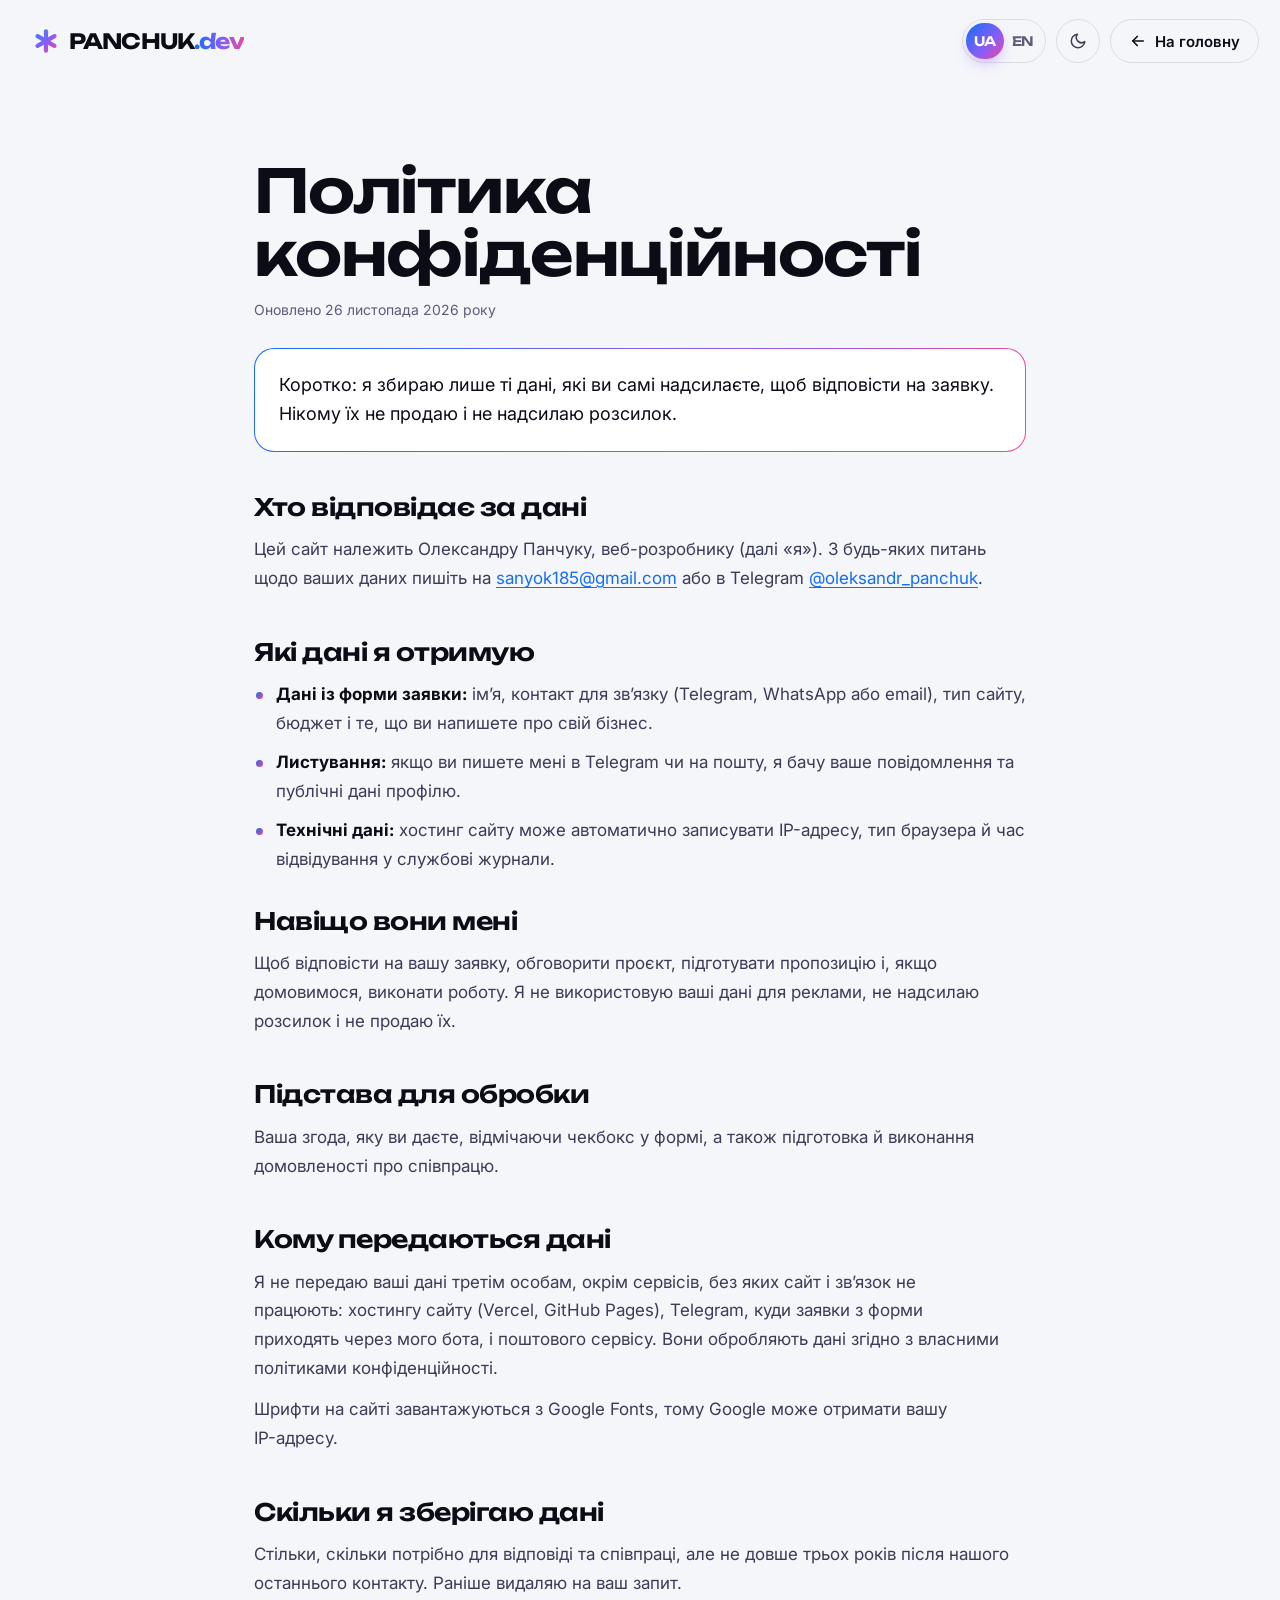
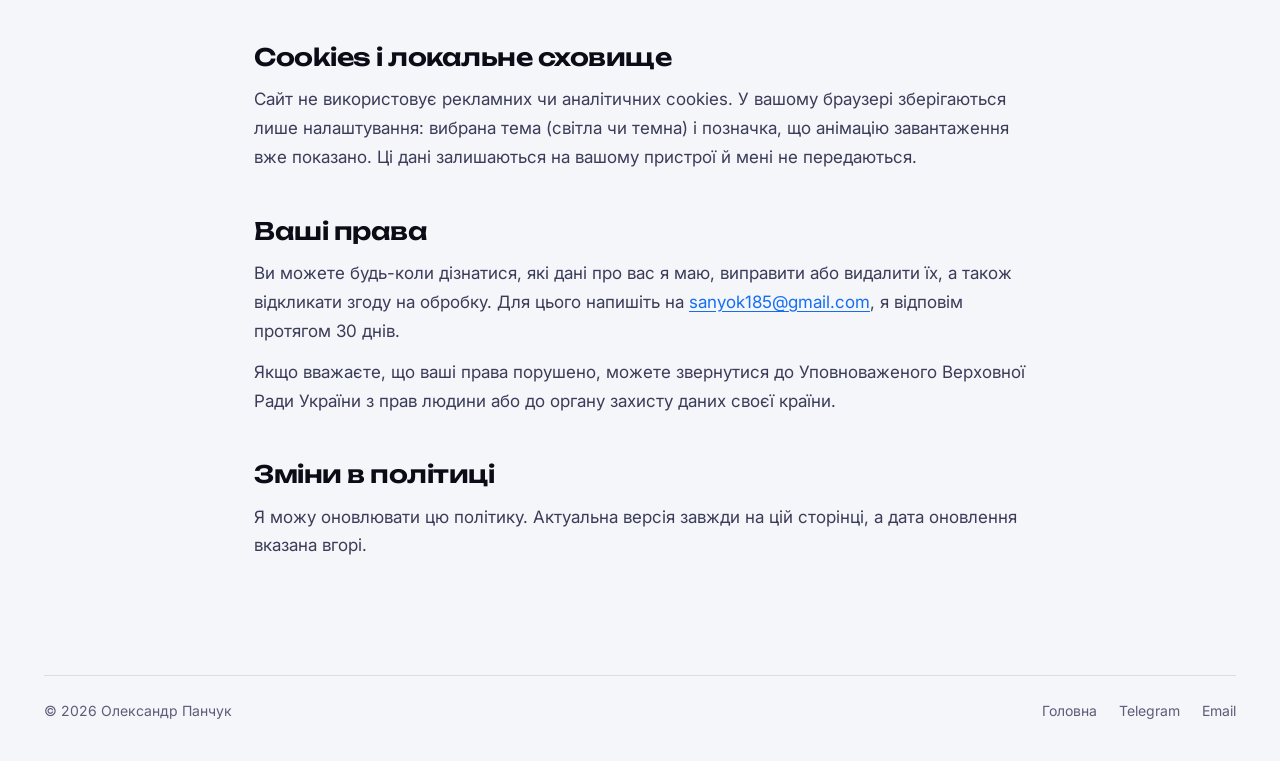
<file: privacy.html>
<!doctype html>
<html lang="uk">
  <head>
    <meta charset="utf-8" />
    <meta name="viewport" content="width=device-width, initial-scale=1" />
    <title>Політика конфіденційності | PANCHUK.dev</title>
    <meta name="description" content="Як сайт PANCHUK.dev збирає, використовує та захищає ваші персональні дані." />
    <link rel="icon" type="image/png" sizes="32x32" href="favicon-32.png" />
    <link rel="icon" type="image/svg+xml" href="favicon.svg" />
    <link rel="apple-touch-icon" href="apple-touch-icon.png" />
    <meta name="theme-color" content="#0b0c16" />
    <link rel="preconnect" href="https://fonts.googleapis.com" />
    <link rel="preconnect" href="https://fonts.gstatic.com" crossorigin />
    <link href="https://fonts.googleapis.com/css2?family=Inter:wght@400;500;600;700&family=Unbounded:wght@500;600;700&display=swap" rel="stylesheet" />
    <link rel="stylesheet" href="css/style.css?v=202611261454" />
  </head>
  <body class="legal-page">
    <div class="pf light" id="pf">
      <script>
        (function () {
          var saved = null;
          try {
            saved = localStorage.getItem("theme");
          } catch (e) {}
          var dark = saved ? saved === "dark" : matchMedia("(prefers-color-scheme: dark)").matches;
          if (dark) document.getElementById("pf").classList.replace("light", "dark");
        })();
      </script>
      <header class="hdr">
        <div class="wrap hdr-in">
          <a class="logo" href="index.html" aria-label="PANCHUK.dev">
            <svg class="logo-mark" viewBox="0 0 40 40" aria-hidden="true"><defs><linearGradient id="lg-g" x1="4" y1="4" x2="36" y2="36" gradientUnits="userSpaceOnUse"><stop offset="0" stop-color="#3b82f6"/><stop offset=".55" stop-color="#8b5cf6"/><stop offset="1" stop-color="#ec4899"/></linearGradient></defs><g stroke="url(#lg-g)" stroke-width="6.5" stroke-linecap="round"><path d="M20 5v30"/><path d="M7 12.5l26 15"/><path d="M7 27.5l26-15"/></g></svg>
            <span class="logo-word">PANCHUK<span class="dot-dev">.dev</span></span>
          </a>
          <div class="tools">
            <a class="tool lang" href="en/privacy.html" aria-label="Switch to English" data-lang="ua">
              <span class="lang-thumb" aria-hidden="true"></span><span class="lang-opt is-on">UA</span
              ><span class="lang-opt">EN</span>
            </a>
            <button class="tool icon" type="button" data-theme-toggle aria-label="Перемкнути тему">
              <svg
                class="i-sun"
                width="18"
                height="18"
                viewBox="0 0 24 24"
                fill="none"
                stroke="currentColor"
                stroke-width="2"
                stroke-linecap="round"
                stroke-linejoin="round"
                aria-hidden="true"
              >
                <circle cx="12" cy="12" r="4"></circle>
                <path
                  d="M12 2v2M12 20v2M4.9 4.9l1.4 1.4M17.7 17.7l1.4 1.4M2 12h2M20 12h2M4.9 19.1l1.4-1.4M17.7 6.3l1.4-1.4"
                ></path>
              </svg>
              <svg
                class="i-moon"
                width="18"
                height="18"
                viewBox="0 0 24 24"
                fill="none"
                stroke="currentColor"
                stroke-width="2"
                stroke-linecap="round"
                stroke-linejoin="round"
                aria-hidden="true"
              >
                <path d="M21 12.8A9 9 0 1 1 11.2 3a7 7 0 0 0 9.8 9.8z"></path>
              </svg>
            </button>
            <a class="btn btn-ghost btn-sm legal-back" href="index.html"><svg width="18" height="18" viewBox="0 0 24 24" fill="none" stroke="currentColor" stroke-width="2.2" stroke-linecap="round" stroke-linejoin="round" aria-hidden="true"><path d="M19 12H5"></path><path d="m11 18-6-6 6-6"></path></svg><span>На головну</span></a>
          </div>
        </div>
      </header>
      <main class="legal">
        <article class="wrap legal-in">
          <h1 class="display legal-h">Політика конфіденційності</h1>
          <p class="legal-date">Оновлено 26 листопада 2026 року</p>
          <p class="legal-lead">Коротко: я збираю лише ті дані, які ви самі надсилаєте, щоб відповісти на заявку. Нікому їх не продаю і не надсилаю розсилок.</p>
          <section class="legal-sec">
            <h2>Хто відповідає за дані</h2>
            <p>Цей сайт належить Олександру Панчуку, веб-розробнику (далі «я»). З будь-яких питань щодо ваших даних пишіть на <a href="mailto:sanyok185@gmail.com">sanyok185@gmail.com</a> або в Telegram <a href="https://t.me/oleksandr_panchuk" target="_blank" rel="noopener">@oleksandr_panchuk</a>.</p>
          </section>
          <section class="legal-sec">
            <h2>Які дані я отримую</h2>
            <ul><li><b>Дані із форми заявки:</b> ім’я, контакт для зв’язку (Telegram, WhatsApp або email), тип сайту, бюджет і те, що ви напишете про свій бізнес.</li><li><b>Листування:</b> якщо ви пишете мені в Telegram чи на пошту, я бачу ваше повідомлення та публічні дані профілю.</li><li><b>Технічні дані:</b> хостинг сайту може автоматично записувати IP-адресу, тип браузера й час відвідування у службові журнали.</li></ul>
          </section>
          <section class="legal-sec">
            <h2>Навіщо вони мені</h2>
            <p>Щоб відповісти на вашу заявку, обговорити проєкт, підготувати пропозицію і, якщо домовимося, виконати роботу. Я не використовую ваші дані для реклами, не надсилаю розсилок і не продаю їх.</p>
          </section>
          <section class="legal-sec">
            <h2>Підстава для обробки</h2>
            <p>Ваша згода, яку ви даєте, відмічаючи чекбокс у формі, а також підготовка й виконання домовленості про співпрацю.</p>
          </section>
          <section class="legal-sec">
            <h2>Кому передаються дані</h2>
            <p>Я не передаю ваші дані третім особам, окрім сервісів, без яких сайт і зв’язок не працюють: хостингу сайту (Vercel, GitHub Pages), Telegram, куди заявки з форми приходять через мого бота, і поштового сервісу. Вони обробляють дані згідно з власними політиками конфіденційності.</p>
            <p>Шрифти на сайті завантажуються з Google Fonts, тому Google може отримати вашу IP-адресу.</p>
          </section>
          <section class="legal-sec">
            <h2>Скільки я зберігаю дані</h2>
            <p>Стільки, скільки потрібно для відповіді та співпраці, але не довше трьох років після нашого останнього контакту. Раніше видаляю на ваш запит.</p>
          </section>
          <section class="legal-sec">
            <h2>Cookies і локальне сховище</h2>
            <p>Сайт не використовує рекламних чи аналітичних cookies. У вашому браузері зберігаються лише налаштування: вибрана тема (світла чи темна) і позначка, що анімацію завантаження вже показано. Ці дані залишаються на вашому пристрої й мені не передаються.</p>
          </section>
          <section class="legal-sec">
            <h2>Ваші права</h2>
            <p>Ви можете будь-коли дізнатися, які дані про вас я маю, виправити або видалити їх, а також відкликати згоду на обробку. Для цього напишіть на <a href="mailto:sanyok185@gmail.com">sanyok185@gmail.com</a>, я відповім протягом 30 днів.</p>
            <p>Якщо вважаєте, що ваші права порушено, можете звернутися до Уповноваженого Верховної Ради України з прав людини або до органу захисту даних своєї країни.</p>
          </section>
          <section class="legal-sec">
            <h2>Зміни в політиці</h2>
            <p>Я можу оновлювати цю політику. Актуальна версія завжди на цій сторінці, а дата оновлення вказана вгорі.</p>
          </section>
        </article>
      </main>
      <footer class="foot">
        <div class="wrap">
          <div class="foot-in">
            <span>© 2026 Олександр Панчук</span>
            <span class="foot-links">
              <a href="index.html">Головна</a>
              <a href="https://t.me/oleksandr_panchuk" target="_blank" rel="noopener">Telegram</a>
              <a href="mailto:sanyok185@gmail.com">Email</a>
            </span>
          </div>
        </div>
      </footer>
    </div>
    <script src="js/main.js?v=202611261454" defer></script>
  </body>
</html>
</file>
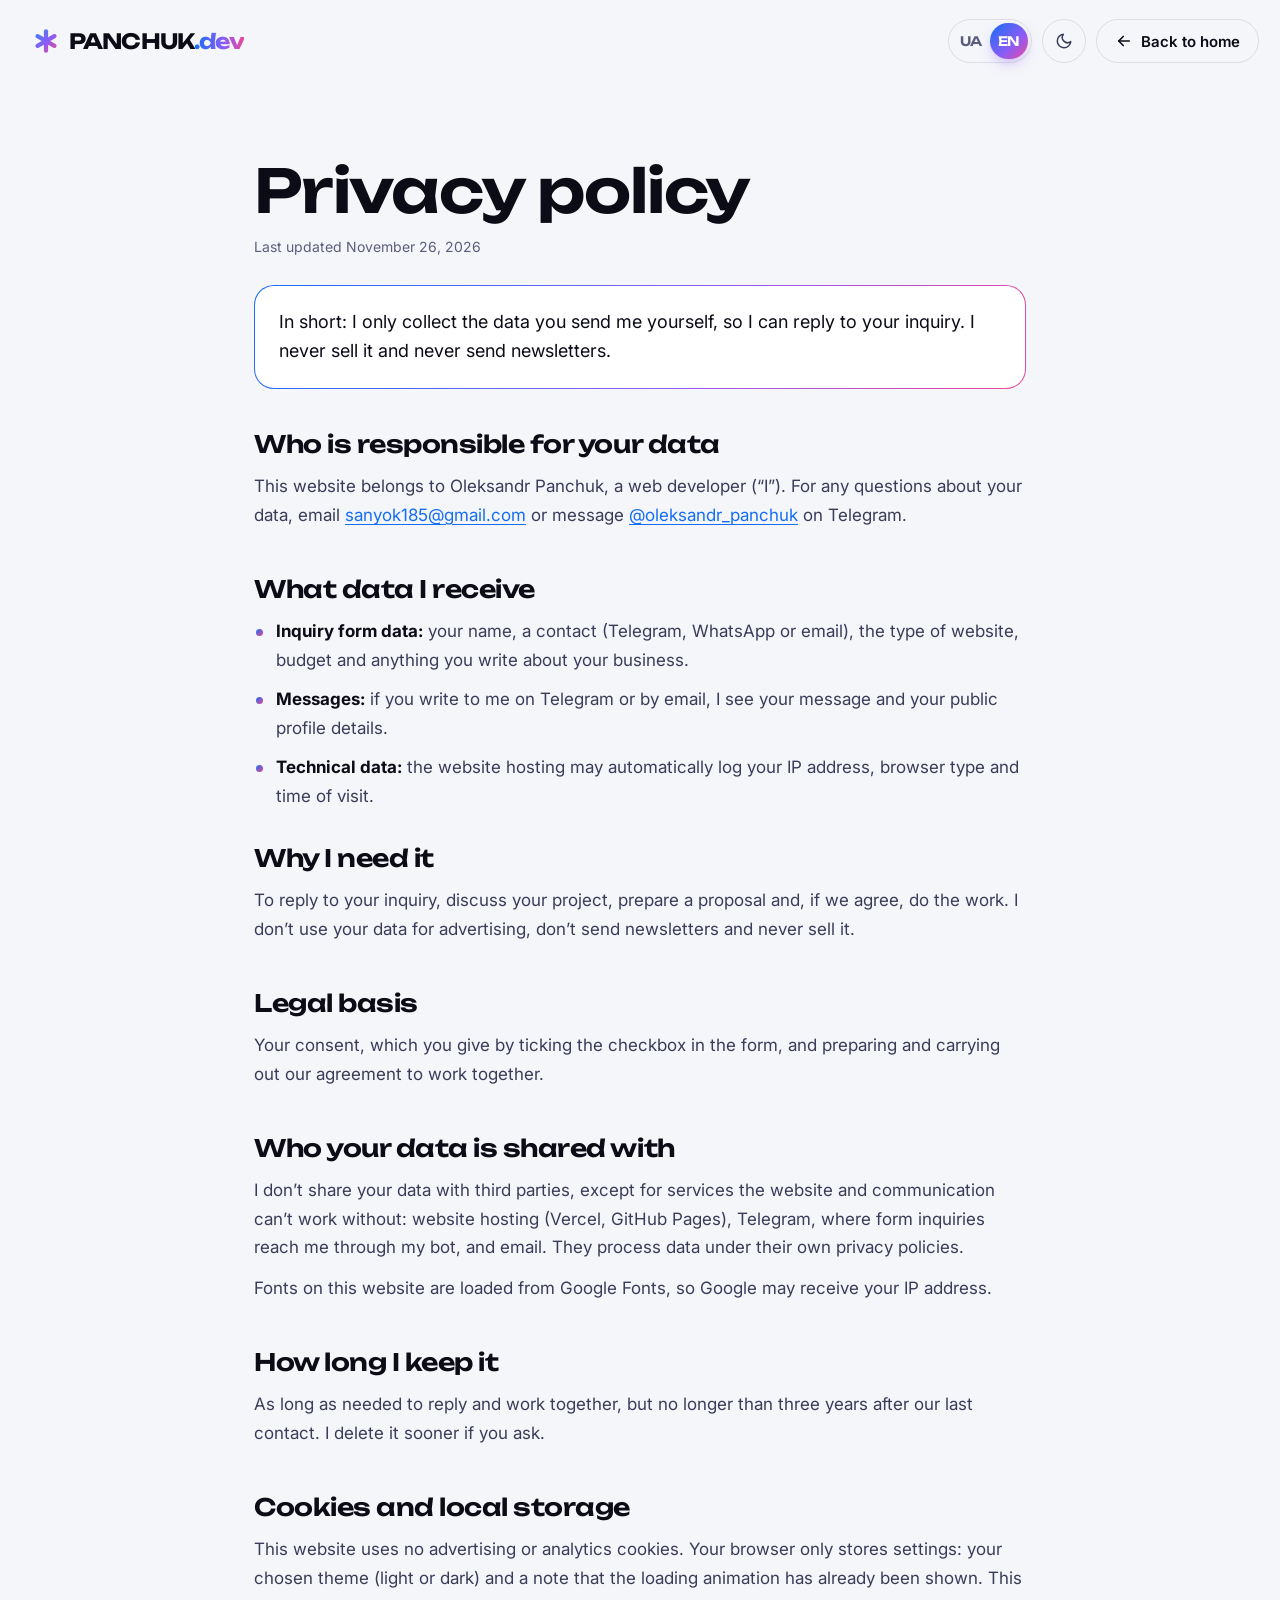
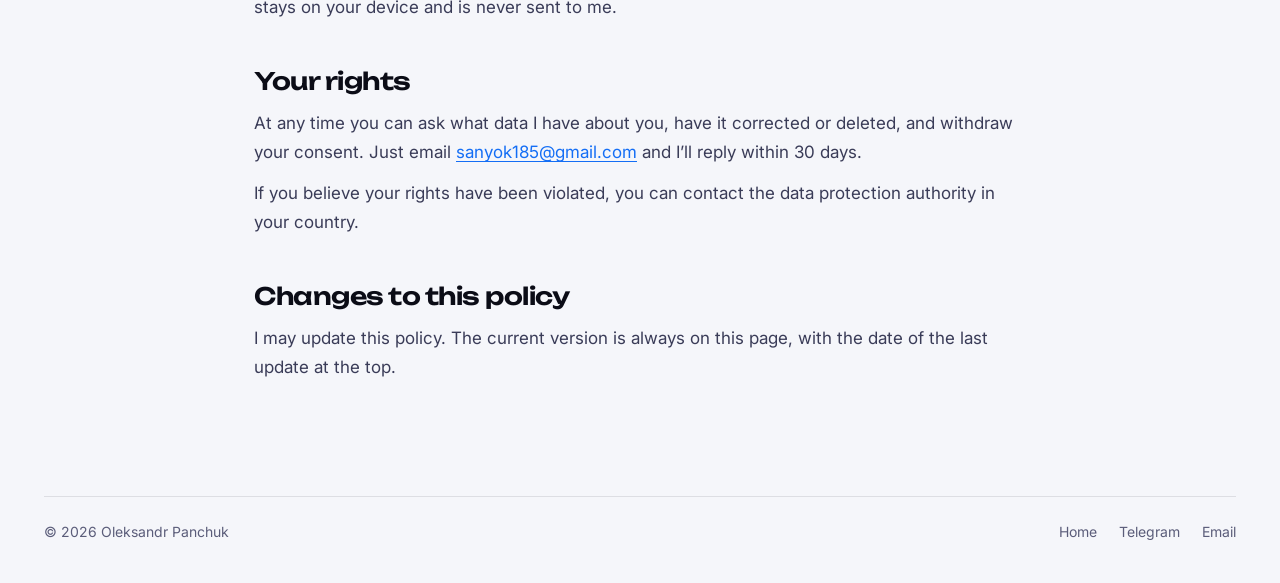
<file: en/privacy.html>
<!doctype html>
<html lang="en">
  <head>
    <meta charset="utf-8" />
    <meta name="viewport" content="width=device-width, initial-scale=1" />
    <title>Privacy policy | PANCHUK.dev</title>
    <meta name="description" content="How PANCHUK.dev collects, uses and protects your personal data." />
    <link rel="icon" type="image/png" sizes="32x32" href="../favicon-32.png" />
    <link rel="icon" type="image/svg+xml" href="../favicon.svg" />
    <link rel="apple-touch-icon" href="../apple-touch-icon.png" />
    <meta name="theme-color" content="#0b0c16" />
    <link rel="preconnect" href="https://fonts.googleapis.com" />
    <link rel="preconnect" href="https://fonts.gstatic.com" crossorigin />
    <link href="https://fonts.googleapis.com/css2?family=Inter:wght@400;500;600;700&family=Unbounded:wght@500;600;700&display=swap" rel="stylesheet" />
    <link rel="stylesheet" href="../css/style.css?v=202611261454" />
  </head>
  <body class="legal-page">
    <div class="pf light" id="pf">
      <script>
        (function () {
          var saved = null;
          try {
            saved = localStorage.getItem("theme");
          } catch (e) {}
          var dark = saved ? saved === "dark" : matchMedia("(prefers-color-scheme: dark)").matches;
          if (dark) document.getElementById("pf").classList.replace("light", "dark");
        })();
      </script>
      <header class="hdr">
        <div class="wrap hdr-in">
          <a class="logo" href="../index.html" aria-label="PANCHUK.dev">
            <svg class="logo-mark" viewBox="0 0 40 40" aria-hidden="true"><defs><linearGradient id="lg-g" x1="4" y1="4" x2="36" y2="36" gradientUnits="userSpaceOnUse"><stop offset="0" stop-color="#3b82f6"/><stop offset=".55" stop-color="#8b5cf6"/><stop offset="1" stop-color="#ec4899"/></linearGradient></defs><g stroke="url(#lg-g)" stroke-width="6.5" stroke-linecap="round"><path d="M20 5v30"/><path d="M7 12.5l26 15"/><path d="M7 27.5l26-15"/></g></svg>
            <span class="logo-word">PANCHUK<span class="dot-dev">.dev</span></span>
          </a>
          <div class="tools">
            <a class="tool lang" href="../privacy.html" aria-label="Перемкнути на українську" data-lang="en">
              <span class="lang-thumb" aria-hidden="true"></span><span class="lang-opt">UA</span
              ><span class="lang-opt is-on">EN</span>
            </a>
            <button class="tool icon" type="button" data-theme-toggle aria-label="Switch theme">
              <svg
                class="i-sun"
                width="18"
                height="18"
                viewBox="0 0 24 24"
                fill="none"
                stroke="currentColor"
                stroke-width="2"
                stroke-linecap="round"
                stroke-linejoin="round"
                aria-hidden="true"
              >
                <circle cx="12" cy="12" r="4"></circle>
                <path
                  d="M12 2v2M12 20v2M4.9 4.9l1.4 1.4M17.7 17.7l1.4 1.4M2 12h2M20 12h2M4.9 19.1l1.4-1.4M17.7 6.3l1.4-1.4"
                ></path>
              </svg>
              <svg
                class="i-moon"
                width="18"
                height="18"
                viewBox="0 0 24 24"
                fill="none"
                stroke="currentColor"
                stroke-width="2"
                stroke-linecap="round"
                stroke-linejoin="round"
                aria-hidden="true"
              >
                <path d="M21 12.8A9 9 0 1 1 11.2 3a7 7 0 0 0 9.8 9.8z"></path>
              </svg>
            </button>
            <a class="btn btn-ghost btn-sm legal-back" href="../index.html"><svg width="18" height="18" viewBox="0 0 24 24" fill="none" stroke="currentColor" stroke-width="2.2" stroke-linecap="round" stroke-linejoin="round" aria-hidden="true"><path d="M19 12H5"></path><path d="m11 18-6-6 6-6"></path></svg><span>Back to home</span></a>
          </div>
        </div>
      </header>
      <main class="legal">
        <article class="wrap legal-in">
          <h1 class="display legal-h">Privacy policy</h1>
          <p class="legal-date">Last updated November 26, 2026</p>
          <p class="legal-lead">In short: I only collect the data you send me yourself, so I can reply to your inquiry. I never sell it and never send newsletters.</p>
          <section class="legal-sec">
            <h2>Who is responsible for your data</h2>
            <p>This website belongs to Oleksandr Panchuk, a web developer (“I”). For any questions about your data, email <a href="mailto:sanyok185@gmail.com">sanyok185@gmail.com</a> or message <a href="https://t.me/oleksandr_panchuk" target="_blank" rel="noopener">@oleksandr_panchuk</a> on Telegram.</p>
          </section>
          <section class="legal-sec">
            <h2>What data I receive</h2>
            <ul><li><b>Inquiry form data:</b> your name, a contact (Telegram, WhatsApp or email), the type of website, budget and anything you write about your business.</li><li><b>Messages:</b> if you write to me on Telegram or by email, I see your message and your public profile details.</li><li><b>Technical data:</b> the website hosting may automatically log your IP address, browser type and time of visit.</li></ul>
          </section>
          <section class="legal-sec">
            <h2>Why I need it</h2>
            <p>To reply to your inquiry, discuss your project, prepare a proposal and, if we agree, do the work. I don’t use your data for advertising, don’t send newsletters and never sell it.</p>
          </section>
          <section class="legal-sec">
            <h2>Legal basis</h2>
            <p>Your consent, which you give by ticking the checkbox in the form, and preparing and carrying out our agreement to work together.</p>
          </section>
          <section class="legal-sec">
            <h2>Who your data is shared with</h2>
            <p>I don’t share your data with third parties, except for services the website and communication can’t work without: website hosting (Vercel, GitHub Pages), Telegram, where form inquiries reach me through my bot, and email. They process data under their own privacy policies.</p>
            <p>Fonts on this website are loaded from Google Fonts, so Google may receive your IP address.</p>
          </section>
          <section class="legal-sec">
            <h2>How long I keep it</h2>
            <p>As long as needed to reply and work together, but no longer than three years after our last contact. I delete it sooner if you ask.</p>
          </section>
          <section class="legal-sec">
            <h2>Cookies and local storage</h2>
            <p>This website uses no advertising or analytics cookies. Your browser only stores settings: your chosen theme (light or dark) and a note that the loading animation has already been shown. This stays on your device and is never sent to me.</p>
          </section>
          <section class="legal-sec">
            <h2>Your rights</h2>
            <p>At any time you can ask what data I have about you, have it corrected or deleted, and withdraw your consent. Just email <a href="mailto:sanyok185@gmail.com">sanyok185@gmail.com</a> and I’ll reply within 30 days.</p>
            <p>If you believe your rights have been violated, you can contact the data protection authority in your country.</p>
          </section>
          <section class="legal-sec">
            <h2>Changes to this policy</h2>
            <p>I may update this policy. The current version is always on this page, with the date of the last update at the top.</p>
          </section>
        </article>
      </main>
      <footer class="foot">
        <div class="wrap">
          <div class="foot-in">
            <span>© 2026 Oleksandr Panchuk</span>
            <span class="foot-links">
              <a href="../index.html">Home</a>
              <a href="https://t.me/oleksandr_panchuk" target="_blank" rel="noopener">Telegram</a>
              <a href="mailto:sanyok185@gmail.com">Email</a>
            </span>
          </div>
        </div>
      </footer>
    </div>
    <script src="../js/main.js?v=202611261454" defer></script>
  </body>
</html>
</file>
<file: css/style.css>
*, *::before, *::after { box-sizing: border-box; }
body { margin: 0; }
a { color: inherit; text-decoration: none; }
h1, h2, h3, .h1, .h2, .final-h { text-wrap: balance; }
p, li, .sub, .lead, .win-cap, .tl-d, .faq-a { text-wrap: pretty; }

.pf.dark {
  --bg: #0b0c16; --bg-2: #12132a; --card: #171933; --line: rgba(232, 233, 242, 0.10);
  --text: #c9cbe0; --strong: #ffffff; --muted: #8a8ba8; --accent: #146ef5; --accent-2: #4d93ff;
  --accent-soft: rgba(20, 110, 245, 0.16); --on-accent: #ffffff; --hdr: rgba(11, 12, 22, 0.75); --ok: #3ddc84;
}
.pf.light {
  --bg: #f5f6fa; --bg-2: #ffffff; --card: #ffffff; --line: rgba(13, 14, 26, 0.10);
  --text: #3a3c58; --strong: #0b0c16; --muted: #5b5d7a; --accent: #146ef5; --accent-2: #0a55c7;
  --accent-soft: rgba(20, 110, 245, 0.10); --on-accent: #ffffff; --hdr: rgba(245, 246, 250, 0.82); --ok: #12894a;
}
.pf { min-height: 100vh; background: var(--bg); color: var(--text); font-family: Inter, sans-serif; font-size: 16px; line-height: 1.55; }
.pf.light .i-sun, .pf.dark .i-moon { display: none; }
.wrap { width: 100%; max-width: 1240px; margin: 0 auto; padding: 0 24px; }
.display { font-family: Unbounded, Inter, sans-serif; font-weight: 600; letter-spacing: -0.02em; color: var(--strong); }
.acc { color: var(--accent-2); }
.pf.light .acc { color: var(--accent); }

/* Header */
.hdr { position: sticky; top: 0; z-index: 30; padding: 10px 0; pointer-events: none; transition: transform .55s cubic-bezier(.16, 1, .3, 1); }
.hdr .hdr-in { pointer-events: auto; display: flex; align-items: center; gap: 24px; min-height: 62px; width: calc(100% - 24px); max-width: 1264px; margin: 0 auto; padding: 0 8px 0 20px; border-radius: 999px; border: 1px solid transparent; transition: background-color .45s, border-color .45s, box-shadow .45s; }
/* Після початку скролу шапка стає скляною капсулою */
.hdr.is-scrolled .hdr-in { background: var(--hdr); -webkit-backdrop-filter: blur(16px) saturate(1.5); backdrop-filter: blur(16px) saturate(1.5); border-color: var(--line); box-shadow: 0 14px 40px -18px rgba(11, 12, 22, .3); }
.pf.dark .hdr.is-scrolled .hdr-in { box-shadow: 0 14px 40px -18px rgba(0, 0, 0, .7), inset 0 1px 0 rgba(255, 255, 255, .05); }
/* При скролі вниз ховається, при скролі вгору повертається */
.hdr.is-hidden { transform: translateY(-120%); }
.logo { display: inline-flex; align-items: center; gap: 10px; color: var(--strong); font-weight: 700; flex: none; }
.logo-mark { width: 26px; height: 26px; flex: none; transition: transform .8s cubic-bezier(.34, 1.56, .64, 1); }
.logo:hover .logo-mark { transform: rotate(120deg) scale(1.08); }
.logo .dot-dev { background: linear-gradient(90deg, #146ef5, #8b5cf6 60%, #ec4899); -webkit-background-clip: text; background-clip: text; color: transparent; }
.logo-word { font-family: Unbounded, sans-serif; font-weight: 700; font-size: 21px; line-height: 1; letter-spacing: -0.04em; color: var(--strong); }
.nav { position: relative; display: flex; gap: 2px; margin: 0 auto; }
.nav a { position: relative; z-index: 1; padding: 10px 16px; border-radius: 999px; color: var(--muted); font-size: 15px; font-weight: 500; transition: color .3s; }
.nav a:hover, .nav a.is-active { color: var(--strong); }
/* Плашка, що переїжджає до пункту під курсором або до поточного розділу */
.nav-pill { position: absolute; left: 0; top: 0; width: 0; height: 0; border-radius: 999px; background: var(--accent-soft); box-shadow: inset 0 0 0 1px rgba(20, 110, 245, .12); opacity: 0; pointer-events: none; transition: transform .5s cubic-bezier(.16, 1, .3, 1), width .5s cubic-bezier(.16, 1, .3, 1), opacity .3s; }
.nav-pill.no-anim { transition: opacity .3s; }
.tools { display: flex; align-items: center; gap: 10px; }
.tool { display: inline-flex; align-items: center; justify-content: center; gap: 4px; min-width: 44px; min-height: 44px; padding: 0 12px; border: 1px solid var(--line); border-radius: 999px; background: transparent; color: var(--text); font: 500 14px Inter, sans-serif; cursor: pointer; }
.tool:hover { border-color: var(--muted); }
.tool.icon { padding: 0; }
.lang-on { color: var(--strong); font-weight: 700; }
.lang-off { color: var(--muted); }

/* Buttons */
.btn { display: inline-flex; align-items: center; justify-content: center; gap: 10px; min-height: 52px; padding: 0 26px; border-radius: 999px; font: 600 16px Inter, sans-serif; border: 1px solid transparent; cursor: pointer; transition: background-color .25s, border-color .25s, transform .25s; }
.btn:hover { transform: translateY(-1px); }
.btn-primary { background: var(--accent); color: var(--on-accent); }
.btn-primary:hover { background: #0a55c7; }
.btn-ghost { color: var(--strong); border-color: var(--line); }
.btn-ghost:hover { border-color: var(--muted); }
.btn-sm { min-height: 44px; padding: 0 18px; font-size: 15px; }

/* Section label */
.tag { display: inline-flex; align-items: center; gap: 10px; margin-bottom: 20px; font: 600 15px/1.2 Unbounded, Inter, sans-serif; letter-spacing: -0.01em; background: linear-gradient(90deg, #146ef5, #8b5cf6 55%, #ec4899); -webkit-background-clip: text; background-clip: text; color: transparent; }
.tag::before { content: "✳"; display: inline-block; font-size: 20px; line-height: 1; -webkit-text-fill-color: #8b5cf6; color: #8b5cf6; animation: tag-spin 10s linear infinite; }
@keyframes tag-spin { to { transform: rotate(360deg); } }
@media (prefers-reduced-motion: reduce) { .tag::before { animation: none; } }

/* Hero */
.hero { padding: 72px 0 56px; position: relative; overflow: hidden; }
.hero-grid { position: absolute; inset: 0; background-image: linear-gradient(var(--line) 1px, transparent 1px), linear-gradient(90deg, var(--line) 1px, transparent 1px); background-size: 64px 64px; mask-image: radial-gradient(ellipse at 50% 45%, #000 0%, transparent 70%); -webkit-mask-image: radial-gradient(ellipse at 50% 45%, #000 0%, transparent 70%); pointer-events: none; }
.hero-in { position: relative; display: flex; gap: 56px; align-items: center; justify-content: center; flex-wrap: wrap; min-height: 640px; text-align: center; }
.hero-copy { flex: 0 1 1000px; min-width: 0; display: flex; flex-direction: column; align-items: center; }
.h1 { font-size: clamp(32px, 6vw, 84px); line-height: 1.06; margin: 0 0 28px; max-width: 14em; }
.lead { font-size: 20px; color: var(--text); max-width: 32em; margin: 0 0 36px; }
.hero-btns { display: flex; gap: 12px; flex-wrap: wrap; justify-content: center; }

/* Marquee */
.marquee { border-top: 1px solid var(--line); border-bottom: 1px solid var(--line); overflow: hidden; background: var(--bg-2); }
.marquee-track { display: flex; gap: 48px; width: max-content; padding: 22px 0; animation: run 40s linear infinite; }
.marquee-item { display: inline-flex; align-items: center; gap: 48px; font-family: Unbounded, sans-serif; font-size: 22px; color: var(--strong); white-space: nowrap; }
.marquee-item::after { content: "✳"; color: var(--accent); font-size: 18px; }
@keyframes run { to { transform: translateX(-50%); } }

/* Sections */
/* Єдина шкала вертикальних відступів: плавно від телефона до десктопа */
.pf { --sec-y: clamp(64px, 8vw, 112px); --head-gap: clamp(28px, 3.6vw, 48px); }
.sec { padding: var(--sec-y) 0; }
.sec-2 { background: var(--bg-2); }
.head { display: flex; justify-content: space-between; align-items: flex-end; gap: 24px; flex-wrap: wrap; margin-bottom: var(--head-gap); }
.h2 { font-size: clamp(30px, 3.8vw, 48px); line-height: 1.1; margin: 0; max-width: 18em; }
.sub { color: var(--muted); font-size: 18px; max-width: 30em; margin: 0; }

/* Pains */
/* «Знайомо?»: проблема → рішення, кожна пара — одна картка навпіл */
.ps { display: flex; flex-direction: column; gap: 14px; }
.ps-cols { display: grid; grid-template-columns: 1fr 1fr; padding: 0 32px; margin-bottom: 2px; font-size: 12px; font-weight: 700; text-transform: uppercase; letter-spacing: .14em; }
.ps-cols span { display: inline-flex; align-items: center; gap: 8px; }
.ps-cols span::before { content: ""; width: 8px; height: 8px; border-radius: 50%; }
.ps-col-p { color: #ec4899; }
.ps-col-p::before { background: #ec4899; }
.ps-col-s { padding-left: 50px; color: #8b5cf6; }
.ps-col-s::before { background: linear-gradient(135deg, #146ef5, #ec4899); }
.ps-row { position: relative; display: grid; grid-template-columns: 1fr 1fr; border-radius: 24px; border: 1px solid var(--line); background: var(--card); overflow: hidden; transition: border-color .35s, box-shadow .45s; }
.ps-row:hover { border-color: rgba(139, 92, 246, .45); box-shadow: 0 26px 60px -32px rgba(139, 92, 246, .5); }
.ps-problem, .ps-solution { padding: 28px 32px; }
.ps-problem { padding-right: 48px; border-right: 1px dashed var(--line); background: linear-gradient(90deg, rgba(236, 72, 153, .06), rgba(236, 72, 153, .015)); }
.ps-solution { padding-left: 50px; }
.ps-t { margin: 0 0 8px; font-size: clamp(18px, 1.6vw, 21px); font-weight: 700; letter-spacing: -0.01em; line-height: 1.3; color: var(--strong); }
.ps-problem .ps-t { color: var(--text); }
.ps-problem p, .ps-solution p { margin: 0; font-size: 15.5px; line-height: 1.55; }
.ps-problem p { color: var(--muted); }
.ps-solution p { color: var(--text); }
/* Стрілка стоїть рівно на межі двох половин */
.ps-arrow { position: absolute; left: 50%; top: 50%; z-index: 2; transform: translate(-50%, -50%); }
.ps-arrow span { width: 44px; height: 44px; display: flex; align-items: center; justify-content: center; border-radius: 50%; color: #fff; background: linear-gradient(135deg, #146ef5, #8b5cf6 55%, #ec4899); box-shadow: 0 0 0 6px var(--card), 0 10px 26px -8px rgba(139, 92, 246, .7); transition: transform .7s cubic-bezier(.34, 1.56, .64, 1) .45s, opacity .4s .45s; }
.ps-row:hover .ps-arrow span { transform: translateX(3px); transition-delay: 0s; }
/* З анімаціями: стрілка «виїжджає», коли картка з'являється */
.fx .ps-row:not(.fx-in) .ps-arrow span { transform: translateX(-14px) scale(.5); opacity: 0; }
@media screen and (max-width: 767px) {
  .ps { gap: 16px; }
  .ps-cols { display: none; }
  .ps-row { grid-template-columns: minmax(0, 1fr); border-radius: 20px; }
  .ps-problem { padding: 22px 20px 30px; border-right: 0; border-bottom: 1px dashed var(--line); }
  .ps-solution { padding: 30px 20px 22px; }
  .ps-arrow { position: relative; left: auto; top: auto; transform: none; height: 0; display: flex; justify-content: center; }
  .ps-arrow span { position: absolute; top: -22px; rotate: 90deg; }
}

/* Works: browser windows */
.wins { display: grid; grid-template-columns: repeat(3, minmax(0, 1fr)); gap: 24px; }
.win { display: flex; flex-direction: column; min-width: 0; border-radius: 16px; border: 1px solid var(--line); background: var(--card); overflow: hidden; transition: transform .35s cubic-bezier(.16, 1, .3, 1), border-color .35s, box-shadow .35s; }
.win:hover { transform: translateY(-4px); border-color: var(--accent); box-shadow: 0 30px 60px rgba(0, 0, 0, 0.3); }
.win-bar { display: flex; align-items: center; gap: 12px; padding: 10px 12px; background: var(--bg); border-bottom: 1px solid var(--line); }
.win-dots { display: flex; gap: 6px; flex: 0 0 auto; }
.win-dots span { width: 9px; height: 9px; border-radius: 50%; background: var(--muted); opacity: .35; }
.win-url { flex: 1; min-width: 0; display: flex; align-items: center; gap: 6px; padding: 5px 12px; border-radius: 999px; background: var(--card); color: var(--muted); font-size: 12px; white-space: nowrap; overflow: hidden; text-overflow: ellipsis; }
.win-go { flex: 0 0 auto; width: 28px; height: 28px; border-radius: 50%; display: inline-flex; align-items: center; justify-content: center; color: var(--strong); border: 1px solid var(--line); transition: background-color .25s, border-color .25s; }
.win:hover .win-go { background: var(--accent); border-color: var(--accent); color: var(--on-accent); }
.win-view { position: relative; aspect-ratio: 16 / 10; overflow: hidden; background: var(--bg-2); }
.win-view img { position: absolute; inset: 0; width: 100%; height: 100%; object-fit: cover; object-position: top; display: block; transition: transform .9s cubic-bezier(.16, 1, .3, 1); }
.win:hover .win-view img { transform: scale(1.03); }
.win-info { display: flex; justify-content: space-between; align-items: center; gap: 16px; padding: 16px 18px 18px; flex-wrap: wrap; }
.win-name { font-family: Unbounded, sans-serif; font-size: 17px; font-weight: 600; letter-spacing: -0.02em; color: var(--strong); margin: 0 0 4px; }
.win-cap { font-size: 14px; color: var(--muted); }
.win-tags { display: flex; gap: 6px; flex-wrap: wrap; }
.win-info .win-tags { margin-top: 12px; }
.chip-acc { background: var(--accent); border-color: var(--accent); color: var(--on-accent); }
.wins:not(.all) > .win:nth-child(n+7) { display: none; }
.wins-more { display: flex; justify-content: center; margin-top: 40px; }
.chip { font-size: 12px; padding: 5px 10px; border-radius: 999px; border: 1px solid var(--line); color: var(--text); }

/* Pricing */
.prices { display: grid; grid-template-columns: repeat(3, minmax(0, 1fr)); gap: 20px; align-items: stretch; }
.price { position: relative; display: flex; flex-direction: column; padding: 34px 32px 32px; border-radius: 28px; background: var(--card); border: 1px solid var(--line); }
.price-name { margin: 0; font-size: 22px; font-weight: 700; letter-spacing: -0.01em; color: var(--strong); }
.price-for { margin: 6px 0 0; font-size: 15px; color: var(--muted); }
.price-sum { display: flex; align-items: baseline; gap: 8px; margin: 26px 0 12px; color: var(--strong); }
.price-sum small { font-size: 16px; font-weight: 600; color: var(--muted); }
.price-num { font: 700 clamp(40px, 3.6vw, 52px)/1 Unbounded, Inter, sans-serif; letter-spacing: -0.04em; font-variant-numeric: tabular-nums; }
.price-term { align-self: flex-start; display: inline-flex; align-items: center; gap: 6px; padding: 6px 12px; border-radius: 999px; font-size: 13px; font-weight: 600; color: var(--accent-2); background: var(--accent-soft); }
.pf.light .price-term { color: var(--accent); }
.price-inc { margin: 24px 0 -8px; font-size: 14px; font-weight: 600; color: var(--strong); }
.price-list { list-style: none; margin: 24px 0 28px; padding: 22px 0 0; border-top: 1px dashed var(--line); display: flex; flex-direction: column; gap: 12px; flex: 1; }
.price-inc + .price-list { border-top: 0; padding-top: 0; margin-top: 18px; }
.price-inc { padding-top: 22px; border-top: 1px dashed var(--line); }
.price-list li { display: flex; gap: 12px; font-size: 15px; line-height: 1.45; color: var(--text); }
.price-list li::before { content: ""; flex: none; width: 20px; height: 20px; margin-top: 1px; border-radius: 50%; background: url("data:image/svg+xml,%3Csvg xmlns='http://www.w3.org/2000/svg' viewBox='0 0 24 24' fill='none' stroke='%23146ef5' stroke-width='3.2' stroke-linecap='round' stroke-linejoin='round'%3E%3Cpath d='M20 6 9 17l-5-5'/%3E%3C/svg%3E") center / 12px no-repeat, var(--accent-soft); }
.pf.dark .price-list li::before { background: url("data:image/svg+xml,%3Csvg xmlns='http://www.w3.org/2000/svg' viewBox='0 0 24 24' fill='none' stroke='%234d93ff' stroke-width='3.2' stroke-linecap='round' stroke-linejoin='round'%3E%3Cpath d='M20 6 9 17l-5-5'/%3E%3C/svg%3E") center / 12px no-repeat, var(--accent-soft); }
.price-cta { width: 100%; justify-content: space-between; padding: 0 22px 0 26px; }
.price-cta-arr { display: inline-flex; transition: transform .45s cubic-bezier(.34, 1.56, .64, 1); }
.price-cta:hover .price-cta-arr { transform: translateX(4px); }
/* Популярний тариф — глибокий градієнт */
.price.hot { color: rgba(255, 255, 255, .88); border-color: transparent; background: radial-gradient(420px circle at 100% 0%, rgba(236, 72, 153, .45), transparent 60%), linear-gradient(155deg, #146ef5 0%, #4f46e5 55%, #7c3aed 100%); }
.price.hot .price-name, .price.hot .price-sum, .price.hot .price-inc { color: #fff; }
.price.hot .price-for, .price.hot .price-sum small { color: rgba(255, 255, 255, .75); }
.price.hot .price-term { color: #fff; background: rgba(255, 255, 255, .16); }
.price.hot .price-list { border-top-color: rgba(255, 255, 255, .25); }
.price.hot .price-list li { color: rgba(255, 255, 255, .92); }
.price.hot .price-list li::before { background: url("data:image/svg+xml,%3Csvg xmlns='http://www.w3.org/2000/svg' viewBox='0 0 24 24' fill='none' stroke='%234f46e5' stroke-width='3.2' stroke-linecap='round' stroke-linejoin='round'%3E%3Cpath d='M20 6 9 17l-5-5'/%3E%3C/svg%3E") center / 12px no-repeat, #fff; }
.price.hot .btn, .price.hot .btn-primary { background: #fff; color: #0b0c16; }
.price-pop { position: absolute; top: 22px; right: 22px; display: inline-flex; align-items: center; gap: 6px; padding: 6px 12px; border-radius: 999px; font-size: 12px; font-weight: 700; color: #fff; background: rgba(255, 255, 255, .18); -webkit-backdrop-filter: blur(6px); backdrop-filter: blur(6px); box-shadow: inset 0 0 0 1px rgba(255, 255, 255, .25); }
.price-pop svg { color: #fde68a; }
/* «Вже є сайт?» — доопрацювання і супровід */
.extras { margin-top: 20px; padding: 26px 28px; border-radius: 28px; border: 1px solid var(--line); display: grid; grid-template-columns: 180px minmax(0, 1fr); gap: 20px; align-items: center; }
.extras-title { font: 600 20px/1.2 Unbounded, Inter, sans-serif; letter-spacing: -0.02em; color: var(--strong); }
.extras-list { display: grid; grid-template-columns: repeat(2, minmax(0, 1fr)); gap: 12px; }
.extra { display: flex; align-items: center; gap: 14px; padding: 16px 18px; border-radius: 18px; background: var(--card); border: 1px solid var(--line); transition: border-color .3s, transform .4s cubic-bezier(.16, 1, .3, 1); }
.extra:hover { border-color: var(--accent); transform: translateY(-2px); }
.extra-ic { flex: none; width: 42px; height: 42px; display: flex; align-items: center; justify-content: center; border-radius: 12px; color: var(--accent-2); background: var(--accent-soft); }
.pf.light .extra-ic { color: var(--accent); }
.extra-body { display: flex; flex-direction: column; gap: 2px; min-width: 0; flex: 1; }
.extra-name { font-weight: 700; color: var(--strong); font-size: 16px; }
.extra-desc { color: var(--muted); font-size: 13px; line-height: 1.4; }
.extra-sum { font-weight: 700; color: var(--strong); white-space: nowrap; font-size: 15px; }
.extra-go { flex: none; display: inline-flex; color: var(--muted); transition: transform .45s cubic-bezier(.34, 1.56, .64, 1), color .3s; }
.extra:hover .extra-go { transform: translateX(4px); color: var(--accent); }
.price-note { margin: 28px 0 0; color: var(--muted); text-align: center; }
.price-note a { color: var(--strong); font-weight: 600; text-decoration: underline; text-underline-offset: 4px; }

/* Process timeline */
.timeline { list-style: none; margin: 0; padding: 0; display: grid; grid-template-columns: repeat(5, minmax(0, 1fr)); gap: 28px; position: relative; }
/* Доріжка і прогрес, що тягнеться за скролом */
.timeline::before, .timeline::after { content: ""; position: absolute; left: 0; right: 0; top: 6px; height: 2px; border-radius: 2px; background: var(--line); }
.timeline::after { background: linear-gradient(90deg, #146ef5, #8b5cf6 55%, #ec4899); transform-origin: 0 50%; transform: scaleX(var(--tl, 1)); }
.tl { position: relative; padding-top: 40px; }
.tl::before { content: ""; position: absolute; left: 0; top: 0; width: 14px; height: 14px; border-radius: 50%; background: linear-gradient(135deg, #146ef5, #ec4899); box-shadow: 0 0 0 4px var(--bg), 0 0 0 5px var(--line); z-index: 1; transition: background .4s, box-shadow .4s; }
.sec-2 .tl::before { box-shadow: 0 0 0 4px var(--bg-2), 0 0 0 5px var(--line); }
/* Великий номер: контур, що заливається градієнтом, коли етап «пройдено» */
.tl-num { display: block; font: 700 clamp(48px, 5vw, 72px)/1 Unbounded, Inter, sans-serif; letter-spacing: -0.05em; color: transparent; -webkit-text-stroke: 1.5px var(--line); background: linear-gradient(135deg, #146ef5, #8b5cf6 55%, #ec4899) 0 100% / 100% 100% no-repeat; -webkit-background-clip: text; background-clip: text; transition: background-size .8s cubic-bezier(.16, 1, .3, 1), -webkit-text-stroke-color .5s; padding-bottom: .06em; }
.tl-time { display: inline-block; margin: 18px 0 12px; font-size: 13px; padding: 4px 10px; border-radius: 999px; background: var(--accent-soft); color: var(--accent-2); font-weight: 600; }
.pf.light .tl-time { color: var(--accent); }
.tl-t { font-size: 22px; font-weight: 700; letter-spacing: -0.01em; color: var(--strong); margin: 0 0 8px; }
.tl-d { margin: 0; color: var(--muted); font-size: 15px; line-height: 1.55; }
/* З анімаціями: етапи «загоряються» по черзі */
.fx .tl:not(.on) .tl-num { background-size: 100% 0%; -webkit-text-stroke-color: var(--muted); }
.fx .tl:not(.on)::before { background: var(--bg); }
.fx .sec-2 .tl:not(.on)::before { background: var(--bg-2); }
.fx .tl.on::before { box-shadow: 0 0 0 4px var(--bg), 0 0 0 5px transparent, 0 0 18px rgba(139, 92, 246, .55); }
.fx .sec-2 .tl.on::before { box-shadow: 0 0 0 4px var(--bg-2), 0 0 0 5px transparent, 0 0 18px rgba(139, 92, 246, .55); }
.pay { margin-top: 44px; display: flex; gap: 16px; align-items: center; padding: 22px 28px; border-radius: 20px; background: var(--accent-soft); color: var(--strong); flex-wrap: wrap; }
.pay b { font-family: Unbounded, sans-serif; font-weight: 600; }

/* About */
.ab2 { display: grid; grid-template-columns: minmax(0, 5fr) minmax(0, 7fr); gap: 40px 96px; align-items: start; }
.ab2 .h2 { margin-top: 0; }
.ab2-body p { font-size: clamp(20px, 1.85vw, 26px); line-height: 1.5; letter-spacing: -0.01em; color: var(--strong); margin: 0 0 26px; }
.ab2-body p:last-child { margin-bottom: 0; }
.ab2-body b { color: var(--strong); font-weight: 600; }
@media screen and (max-width: 991px) { .ab2 { grid-template-columns: minmax(0, 1fr); } .ab2-body p { font-size: 19px; } }

/* FAQ */
.faq-wrap { display: flex; gap: 64px; flex-wrap: wrap; }
.faq-side { flex: 0 1 360px; min-width: 0; }
.faq-side p { color: var(--muted); margin: 16px 0 24px; }
.faq-list { flex: 1 1 520px; min-width: 0; }
.faq-list { counter-reset: faq; display: flex; flex-direction: column; gap: 12px; }
.faq-item { counter-increment: faq; border: 1px solid var(--line); border-radius: 22px; background: var(--card); transition: border-color .35s, box-shadow .45s; }
.faq-item:hover { border-color: rgba(20, 110, 245, .35); }
/* Відкрите питання — градієнтна рамка і м'яке світіння */
.faq-item[open] { border-color: transparent; background: linear-gradient(var(--card), var(--card)) padding-box, linear-gradient(120deg, #146ef5, #8b5cf6 55%, #ec4899) border-box; box-shadow: 0 26px 60px -30px rgba(139, 92, 246, .5); }
.faq-item summary { list-style: none; cursor: pointer; display: flex; align-items: center; gap: 18px; padding: 22px 22px 22px 26px; font-size: clamp(18px, 1.55vw, 21px); line-height: 1.35; font-weight: 600; letter-spacing: -0.01em; color: var(--strong); min-height: 44px; }
.faq-item summary::-webkit-details-marker { display: none; }
.faq-item summary::before { content: counter(faq, decimal-leading-zero); flex: 0 0 auto; min-width: 28px; font: 600 13px Unbounded, Inter, sans-serif; color: var(--muted); transition: color .3s; }
.faq-item[open] summary::before { color: #8b5cf6; }
/* Плюс у кружечку: при відкритті повертається в хрестик і заливається градієнтом */
.faq-item summary::after { content: ""; flex: 0 0 auto; width: 40px; height: 40px; margin-left: auto; border-radius: 50%; border: 1px solid var(--line); color: var(--strong); background: linear-gradient(currentColor, currentColor) center / 13px 2px no-repeat, linear-gradient(currentColor, currentColor) center / 2px 13px no-repeat; transition: transform .5s cubic-bezier(.34, 1.56, .64, 1), background-color .3s, border-color .3s, color .3s; }
.faq-item summary:hover::after { border-color: var(--accent); }
.faq-item[open] summary::after { transform: rotate(135deg); color: #fff; border-color: transparent; background-color: #8b5cf6; background-image: linear-gradient(currentColor, currentColor), linear-gradient(currentColor, currentColor), linear-gradient(135deg, #146ef5, #ec4899); background-size: 13px 2px, 2px 13px, 100% 100%; background-position: center; background-repeat: no-repeat; }
.faq-a { margin: 0; padding: 0 28px 26px 72px; font-size: 17px; line-height: 1.65; color: var(--text); }
@supports (interpolate-size: allow-keywords) {
  .faq-item { interpolate-size: allow-keywords; }
  .faq-item::details-content { block-size: 0; overflow-y: clip; transition: block-size .5s cubic-bezier(.16, 1, .3, 1), content-visibility .5s allow-discrete; }
  .faq-item[open]::details-content { block-size: auto; }
}
@media (prefers-reduced-motion: reduce) { .faq-item::details-content { transition: none; } }
@media screen and (max-width: 640px) {
  .faq-item summary { padding: 18px 16px 18px 18px; gap: 12px; font-size: 17px; }
  .faq-item summary::before { min-width: 22px; font-size: 12px; }
  .faq-item summary::after { width: 36px; height: 36px; }
  .faq-a { padding: 0 18px 20px 52px; font-size: 16px; }
}

/* Final CTA */
.final { padding: var(--sec-y) 0 clamp(40px, 5vw, 64px); }
.final-box { border-radius: 32px; background: radial-gradient(640px circle at 0% 0%, rgba(20, 110, 245, .13), transparent 60%), radial-gradient(560px circle at 100% 100%, rgba(236, 72, 153, .10), transparent 60%), var(--card); border: 1px solid var(--line); padding: clamp(24px, 4.5vw, 56px); display: flex; gap: clamp(32px, 4.5vw, 56px); flex-wrap: wrap; }
.final-copy { flex: 1 1 400px; min-width: 0; display: flex; flex-direction: column; gap: 24px; }
.final-h { font-size: clamp(32px, 4.4vw, 56px); line-height: 1.06; margin: 0; }
.final-copy p { margin: 0; font-size: 18px; color: var(--text); }
.contacts { display: flex; flex-direction: column; gap: 4px; margin-top: auto; }
.contacts a { color: var(--strong); font-weight: 600; text-decoration: underline; text-underline-offset: 4px; padding: 6px 0; }
.form { flex: 1 1 440px; min-width: 0; display: flex; flex-direction: column; gap: 16px; }
.field { display: flex; flex-direction: column; gap: 6px; font-size: 14px; color: var(--muted); }
.input { width: 100%; min-height: 52px; padding: 14px 16px; border-radius: 14px; border: 1px solid var(--line); background: var(--bg); color: var(--strong); font: 400 16px Inter, sans-serif; }
.input:focus { outline: 2px solid var(--accent); outline-offset: 1px; }
.area { resize: vertical; }
.row2 { display: grid; grid-template-columns: repeat(2, minmax(0, 1fr)); gap: 16px; }
.check { display: flex; gap: 10px; align-items: flex-start; font-size: 14px; color: var(--muted); }
.check input { width: 18px; height: 18px; margin-top: 3px; }

/* Footer */
.foot { padding: 0 0 40px; }
.word { font-family: Unbounded, sans-serif; font-weight: 700; font-size: min(128px, calc((100vw - 48px) / 8.9)); line-height: .9; letter-spacing: -0.04em; color: #e3e5f1; margin: 24px 0 32px; padding-bottom: .06em; white-space: nowrap; overflow: hidden; }
.pf.dark .word { color: #1b1d39; }
.word .dot-dev { background: linear-gradient(90deg, #146ef5, #8b5cf6 55%, #ec4899); -webkit-background-clip: text; background-clip: text; color: transparent; }
.dot-dev { color: var(--accent); -webkit-text-stroke: 0; }
.foot-in { display: flex; justify-content: space-between; gap: 16px; flex-wrap: wrap; color: var(--muted); font-size: 14px; border-top: 1px solid var(--line); padding-top: 24px; }
.foot-links { display: flex; align-items: center; gap: 22px; flex-wrap: wrap; }
/* Кнопка «Нагору»: кільце показує, скільки сторінки прокручено */
.foot-links a.up { display: inline-flex; align-items: center; gap: 12px; color: var(--strong); font-weight: 600; }
.up-c { position: relative; width: 52px; height: 52px; flex: none; border-radius: 50%; display: flex; align-items: center; justify-content: center; overflow: hidden; isolation: isolate; }
.up-c::before { content: ""; position: absolute; inset: 4px; border-radius: 50%; z-index: -1; background: linear-gradient(135deg, #146ef5, #8b5cf6 55%, #ec4899); transform: scale(0); transition: transform .5s cubic-bezier(.34, 1.56, .64, 1); }
.up-ring { position: absolute; inset: 0; width: 100%; height: 100%; transform: rotate(-90deg); }
.up-ring circle { fill: none; stroke-width: 2; }
.up-track { stroke: var(--line); }
.up-prog { stroke: url(#up-g); stroke-linecap: round; stroke-dasharray: 100; stroke-dashoffset: var(--up, 100); transition: stroke-dashoffset .15s linear; }
.up-a { position: relative; width: 18px; height: 18px; overflow: hidden; color: var(--accent); transition: color .3s; }
.pf.dark .up-a { color: var(--accent-2); }
.up-a > span { position: absolute; inset: 0; display: flex; transition: transform .5s cubic-bezier(.76, 0, .24, 1); }
.up-a > span + span { transform: translateY(130%); }
.up:hover .up-c::before, .up:focus-visible .up-c::before { transform: scale(1); }
.up:hover .up-a, .up:focus-visible .up-a { color: #fff; }
.up:hover .up-a > span:first-child, .up:focus-visible .up-a > span:first-child { transform: translateY(-130%); }
.up:hover .up-a > span + span, .up:focus-visible .up-a > span + span { transform: none; }

.foot-links a:hover { color: var(--strong); }

/* Mobile Telegram button */
.fab { display: none; }

@media screen and (max-width: 991px) {
  .nav { display: none; }
  .tools { margin-left: auto; }
  .prices { grid-template-columns: minmax(0, 1fr); }
  .wins { grid-template-columns: repeat(2, minmax(0, 1fr)); }
  .timeline { grid-template-columns: minmax(0, 1fr); gap: 36px; padding-left: 36px; }
  .timeline::before, .timeline::after { left: 6px; right: auto; top: 8px; bottom: 8px; width: 2px; height: auto; }
  .timeline::after { transform-origin: 50% 0; transform: scaleY(var(--tl, 1)); }
  .tl { padding-top: 0; }
  .tl::before { left: -36px; top: 4px; }
  .tl-num { font-size: 44px; }
  .tl-time { margin: 12px 0 8px; }
}
@media screen and (max-width: 640px) {
  .hdr-cta { display: none; }
  .wins { grid-template-columns: minmax(0, 1fr); }
  .row2 { grid-template-columns: minmax(0, 1fr); }
  .extras { grid-template-columns: minmax(0, 1fr); padding: 22px 18px; }
  .extras-list { grid-template-columns: minmax(0, 1fr); }
  .extra { flex-wrap: wrap; align-items: flex-start; }
  .extra-body { flex: 1 1 calc(100% - 60px); }
  .extra-sum { margin-left: 56px; color: var(--accent-2); }
  .pf.light .extra-sum { color: var(--accent); }
  .extra-go { display: none; }
  .final-box { padding: 28px 20px; border-radius: 24px; }
  .fab { display: inline-flex; position: fixed; right: 16px; bottom: 16px; z-index: 40; width: 56px; height: 56px; border-radius: 50%; align-items: center; justify-content: center; background: var(--accent); color: var(--on-accent); box-shadow: 0 10px 30px rgba(20, 110, 245, 0.4); }
}
@media (prefers-reduced-motion: reduce) {
  .marquee-track { animation: none; }
}

/* Additions for the Astro build */
html { scroll-behavior: smooth; }
@media (prefers-reduced-motion: reduce) { html { scroll-behavior: auto; } }
section[id], main[id] { scroll-margin-top: 80px; }
.form-status { margin: 0; font-size: 14px; color: var(--strong); }
.btn:disabled { opacity: .6; cursor: wait; }

/* Про мене: цифра, навички, місто */
.ab-stat { display: flex; align-items: center; gap: 18px; margin: 40px 0 20px; }
.ab-num { font: 700 clamp(80px, 8vw, 120px)/1 Unbounded, Inter, sans-serif; letter-spacing: -0.06em; background: linear-gradient(135deg, #146ef5, #8b5cf6 55%, #ec4899); -webkit-background-clip: text; background-clip: text; color: transparent; padding: .04em .06em .1em 0; margin: -.08em 0 -.12em; }
.ab-lbl { color: var(--strong); font-size: clamp(18px, 1.6vw, 22px); font-weight: 600; line-height: 1.35; letter-spacing: -0.01em; }
.ab-loc { display: flex; align-items: center; gap: 8px; margin-top: 20px; color: var(--muted); font-size: 14px; }
.ab-loc svg { color: var(--accent); }

@media screen and (max-width: 640px) {
  .h1 { font-size: clamp(36px, 11.6vw, 64px); line-height: 1.02; margin-bottom: 24px; }
    .tools { gap: 8px; }
  .hero { padding-top: 40px; }
  .hero-in { min-height: 560px; }
}

/* Скролбар: тонкий, з градієнтом, під тему */
html::-webkit-scrollbar { width: 12px; }
html::-webkit-scrollbar-track { background: #f5f6fa; }
html::-webkit-scrollbar-thumb { background: linear-gradient(180deg, #146ef5, #8b5cf6 55%, #ec4899); border-radius: 12px; border: 3px solid #f5f6fa; }
html::-webkit-scrollbar-thumb:hover { border-width: 2px; }
html:has(.pf.dark)::-webkit-scrollbar-track { background: #0b0c16; }
html:has(.pf.dark)::-webkit-scrollbar-thumb { border-color: #0b0c16; }
@supports not selector(::-webkit-scrollbar) {
  html { scrollbar-width: thin; scrollbar-color: #8b5cf6 #f5f6fa; }
  html:has(.pf.dark) { scrollbar-color: #8b5cf6 #0b0c16; }
}
::selection { background: rgba(139, 92, 246, .35); color: inherit; }

/* Кнопки в цінах без заливки — як «привидні» */

/* ===== Мобільне меню ===== */
.burger { display: none; }
.burger-lines { position: relative; width: 18px; height: 12px; }
.burger-lines i { position: absolute; right: 0; height: 2px; border-radius: 2px; background: currentColor; transition: top .5s cubic-bezier(.76, 0, .24, 1), transform .5s cubic-bezier(.76, 0, .24, 1), width .4s cubic-bezier(.76, 0, .24, 1); }
.burger-lines i:nth-child(1) { top: 1px; width: 100%; }
.burger-lines i:nth-child(2) { top: 9px; width: 62%; }
.burger:hover .burger-lines i:nth-child(2) { width: 100%; }
.menu-open .burger { background: var(--strong); border-color: var(--strong); color: var(--bg); }
.menu-open .burger-lines i:nth-child(1) { top: 5px; transform: rotate(45deg); }
.menu-open .burger-lines i:nth-child(2) { top: 5px; width: 100%; transform: rotate(-45deg); }

.mnav { position: fixed; inset: 0; z-index: 29; overflow-y: auto; overscroll-behavior: contain; background: var(--bg); visibility: hidden; clip-path: circle(0px at var(--mx, 100%) var(--my, 0%)); transition: clip-path .8s cubic-bezier(.76, 0, .24, 1), visibility 0s linear .8s; }
.menu-open .mnav { visibility: visible; clip-path: circle(var(--mr, 150vmax) at var(--mx, 100%) var(--my, 0%)); transition: clip-path .8s cubic-bezier(.76, 0, .24, 1), visibility 0s; }
/* Фон меню: м'які кольорові плями і сітка, як у першому екрані */
.mnav::before { content: ""; position: fixed; inset: 0; pointer-events: none; background: radial-gradient(520px circle at 100% 0%, rgba(20, 110, 245, .22), transparent 60%), radial-gradient(480px circle at 0% 100%, rgba(236, 72, 153, .16), transparent 60%), radial-gradient(360px circle at 20% 30%, rgba(139, 92, 246, .10), transparent 70%); }
.mnav::after { content: ""; position: fixed; inset: 0; pointer-events: none; background-image: linear-gradient(var(--line) 1px, transparent 1px), linear-gradient(90deg, var(--line) 1px, transparent 1px); background-size: 48px 48px; -webkit-mask-image: radial-gradient(ellipse at 70% 20%, #000, transparent 70%); mask-image: radial-gradient(ellipse at 70% 20%, #000, transparent 70%); opacity: .6; }
.mnav-in { position: relative; z-index: 1; min-height: 100%; width: 100%; max-width: 720px; margin: 0 auto; display: flex; flex-direction: column; gap: 28px; padding: 100px 24px 28px; }
.mnav-label { font-size: 12px; font-weight: 600; text-transform: uppercase; letter-spacing: .16em; color: var(--muted); }
.mnav-in > .mnav-label { display: flex; align-items: center; gap: 10px; opacity: 0; transition: opacity .4s; }
.mnav-in > .mnav-label::before { content: ""; width: 28px; height: 1px; background: var(--accent); }
.mnav-list { list-style: none; margin: -12px 0 0; padding: 0; }
.mnav-list li { position: relative; overflow: hidden; }
/* Лінія під пунктом малюється зліва направо */
.mnav-list li::after { content: ""; position: absolute; left: 0; right: 0; bottom: 0; height: 1px; background: var(--line); transform: scaleX(0); transform-origin: 0 50%; transition: transform .7s cubic-bezier(.16, 1, .3, 1); }
.mnav-link { display: flex; align-items: baseline; gap: 14px; padding: 12px 0; font: 600 clamp(30px, 8.6vw, 52px)/1.12 Unbounded, Inter, sans-serif; letter-spacing: -0.03em; color: var(--strong); transform: translateY(110%); transition: transform .55s cubic-bezier(.76, 0, .24, 1), color .3s; }
.mnav-t { transition: transform .45s cubic-bezier(.16, 1, .3, 1); }
.mnav-link::after { content: "→"; margin-left: auto; align-self: center; font: 500 22px Inter, sans-serif; color: var(--accent); opacity: 0; transform: translateX(-12px); transition: opacity .3s, transform .45s cubic-bezier(.16, 1, .3, 1); }
.mnav-link:hover .mnav-t, .mnav-link:focus-visible .mnav-t { transform: translateX(8px); }
.mnav-link:hover::after, .mnav-link:focus-visible::after, .mnav-link.is-active::after { opacity: 1; transform: none; }
.mnav-link.is-active .mnav-t { background: linear-gradient(100deg, #146ef5, #8b5cf6 50%, #ec4899); -webkit-background-clip: text; background-clip: text; color: transparent; }
.mnav-foot { margin-top: auto; display: flex; flex-direction: column; gap: 22px; opacity: 0; transform: translateY(24px); transition: opacity .35s, transform .5s cubic-bezier(.16, 1, .3, 1); }
.mnav-cta { width: 100%; }
.mnav-row { display: flex; justify-content: space-between; align-items: flex-end; gap: 16px; padding-top: 22px; border-top: 1px solid var(--line); }

/* Відкрите меню: пункти виїжджають по черзі */
.menu-open .mnav-in > .mnav-label { opacity: 1; transition-delay: .25s; }
.menu-open .mnav-link { transform: none; transition: transform .9s cubic-bezier(.16, 1, .3, 1) calc(.22s + var(--i) * .06s), color .3s; }
.menu-open .mnav-list li::after { transform: scaleX(1); transition-delay: calc(.3s + var(--i) * .06s); }
.menu-open .mnav-foot { opacity: 1; transform: none; transition: opacity .5s .6s, transform .8s cubic-bezier(.16, 1, .3, 1) .6s; }
.menu-open .hdr { transform: none; }
.menu-open .fab { opacity: 0; transform: scale(.6); pointer-events: none; }
.fab { transition: opacity .3s, transform .4s cubic-bezier(.34, 1.56, .64, 1); }
html.menu-open { overflow: hidden; }

@media screen and (max-width: 991px) {
  .burger { display: inline-flex; }
  .hdr-in { flex-wrap: nowrap; }
}
@media screen and (max-width: 767px) {
  .hdr-cta { display: none; }
}
@media screen and (max-width: 640px) {
  .mnav-in { padding-top: 92px; }
}
@media screen and (max-width: 380px) {
  .wrap { padding: 0 16px; }
  .logo-word { font-size: 16px; }
  .hdr .tool:not(.icon) { padding: 0 10px; }
  .mnav-in { padding-left: 16px; padding-right: 16px; }
}
@media screen and (min-width: 992px) {
  .mnav { display: none; }
  .hdr-in { flex-wrap: nowrap; }
}
@media screen and (min-width: 992px) and (max-width: 1199px) {
  .hdr .hdr-in { gap: 16px; }
  .nav a { font-size: 14px; padding: 10px 12px; }
  .hdr-cta { padding: 0 14px; }
}
@media (prefers-reduced-motion: reduce) {
  .mnav { clip-path: none; opacity: 0; transition: opacity .2s, visibility 0s linear .2s; }
  .menu-open .mnav { opacity: 1; clip-path: none; transition: opacity .2s, visibility 0s; }
  .mnav-link, .menu-open .mnav-link, .mnav-foot, .menu-open .mnav-foot { transform: none; transition: none; }
  .mnav-foot, .mnav-in > .mnav-label { opacity: 1; }
  .mnav-list li::after { transform: none; }
}

@media screen and (max-width: 991px) {
  .hdr .hdr-in { gap: 12px; }
  .tools { margin-left: auto; }
}
@media screen and (max-width: 640px) {
  .hdr { padding: 8px 0; }
  .hdr .hdr-in { width: calc(100% - 16px); min-height: 58px; padding: 0 6px 0 12px; gap: 10px; }
  .logo { gap: 8px; }
  .logo-mark { width: 22px; height: 22px; }
  .logo-word { font-size: 18px; }
  .tools { gap: 6px; }
}
@media screen and (max-width: 380px) {
  .hdr .hdr-in { padding-left: 14px; }
  .logo-mark { display: none; }
  .logo-word { font-size: 17px; }
}
@media (prefers-reduced-motion: reduce) {
  .hdr, .nav-pill { transition: none; }
}

.foot-ctrl { display: inline-flex; align-items: center; gap: 22px; }
/* Коли видно футер, кругла кнопка Telegram ховається, щоб нічого не перекривати */
.foot-visible .fab { opacity: 0; transform: scale(.6); pointer-events: none; }
@media screen and (max-width: 640px) {
  .foot { padding-bottom: 28px; }
  .foot-in { flex-direction: column-reverse; gap: 22px; }
  .foot-in > span:first-child { font-size: 13px; }
  .foot-links { width: 100%; gap: 12px 20px; }
  .foot-ctrl { flex-basis: 100%; justify-content: space-between; padding-top: 6px; }
}

/* ===== Свої випадаючі списки ===== */
.cs { position: relative; }
.cs-native { position: absolute; inset: 0; opacity: 0; pointer-events: none; }
.cs-btn { display: flex; align-items: center; justify-content: space-between; gap: 10px; text-align: left; cursor: pointer; transition: border-color .25s, box-shadow .25s; }
.cs-btn:hover { border-color: var(--muted); }
.cs-btn svg { flex: none; color: var(--muted); transition: transform .35s cubic-bezier(.34, 1.56, .64, 1), color .25s; }
.cs-val { overflow: hidden; text-overflow: ellipsis; white-space: nowrap; }
.cs.open .cs-btn { border-color: var(--accent); box-shadow: 0 0 0 4px var(--accent-soft); }
.cs.open .cs-btn svg { transform: rotate(180deg); color: var(--accent); }
.cs-list { position: absolute; left: 0; right: 0; top: calc(100% + 8px); z-index: 20; margin: 0; padding: 6px; list-style: none; border-radius: 16px; background: var(--card); border: 1px solid var(--line); box-shadow: 0 24px 60px -18px rgba(11, 12, 22, .35); max-height: 0; overflow-y: auto; overscroll-behavior: contain; outline: none; opacity: 0; visibility: hidden; transform: translateY(-6px) scale(.98); transform-origin: 50% 0; pointer-events: none; transition: opacity .2s, transform .35s cubic-bezier(.16, 1, .3, 1), max-height 0s linear .35s, visibility 0s linear .35s; }
.pf.dark .cs-list { background: #1b1d3a; box-shadow: 0 24px 60px -18px rgba(0, 0, 0, .7); }
.cs.up .cs-list { top: auto; bottom: calc(100% + 8px); transform-origin: 50% 100%; transform: translateY(6px) scale(.98); }
.cs.open .cs-list { max-height: var(--cs-max, 340px); opacity: 1; visibility: visible; transform: none; pointer-events: auto; transition: opacity .2s, transform .35s cubic-bezier(.16, 1, .3, 1), max-height 0s, visibility 0s; }
.cs-opt { display: flex; align-items: center; justify-content: space-between; gap: 10px; padding: 11px 12px; border-radius: 10px; font-size: 15px; color: var(--strong); cursor: pointer; transition: background-color .15s; }
.cs-opt.active { background: var(--accent-soft); }
.cs-opt svg { flex: none; color: var(--accent); opacity: 0; transform: scale(.6); transition: opacity .2s, transform .3s cubic-bezier(.34, 1.56, .64, 1); }
.pf.dark .cs-opt svg { color: var(--accent-2); }
.cs-opt[aria-selected="true"] { font-weight: 600; }
.cs-opt[aria-selected="true"] svg { opacity: 1; transform: none; }

/* ===== Попап із формою ===== */
.lead-modal { width: min(640px, calc(100% - 24px)); max-width: none; max-height: calc(100dvh - 24px); padding: 0; border: 0; background: transparent; color: var(--text); overflow: visible; }
.lead-modal::backdrop { background: rgba(11, 12, 22, .55); -webkit-backdrop-filter: blur(8px); backdrop-filter: blur(8px); }
.lead-box { position: relative; max-height: calc(100dvh - 24px); overflow-y: auto; overscroll-behavior: contain; scrollbar-width: none; padding: 40px; border-radius: 28px; border: 1px solid var(--line); background: radial-gradient(520px circle at 0% 0%, rgba(20, 110, 245, .14), transparent 60%), radial-gradient(460px circle at 100% 100%, rgba(236, 72, 153, .10), transparent 60%), var(--card); box-shadow: 0 50px 120px -30px rgba(11, 12, 22, .55); }
@media (min-width: 641px) { .lead-box { padding: 32px 36px; } .lead-sub { margin-bottom: 20px; } }
.lead-box::-webkit-scrollbar { display: none; }
.lead-title { font-size: clamp(28px, 4vw, 40px); line-height: 1.08; margin: 0 0 10px; padding-right: 48px; }
.lead-sub { margin: 0 0 26px; color: var(--muted); font-size: 16px; }
.lead-box .form { flex: none; gap: 12px; }
.lead-box .input { min-height: 48px; }
.lead-box .area { height: 88px; min-height: 88px; }
.lead-box .field { gap: 5px; }
.lead-close { position: absolute; top: 18px; right: 18px; z-index: 2; width: 44px; height: 44px; display: flex; align-items: center; justify-content: center; border-radius: 50%; border: 1px solid var(--line); background: var(--bg); color: var(--strong); cursor: pointer; transition: transform .45s cubic-bezier(.34, 1.56, .64, 1), border-color .25s; }
.lead-close:hover { transform: rotate(90deg); border-color: var(--muted); }
.lead-modal[open] .lead-box { animation: lead-in .55s cubic-bezier(.16, 1, .3, 1); }
.lead-modal[open]::backdrop { animation: lead-fade .3s ease; }
.lead-modal.closing .lead-box { animation: lead-out .26s cubic-bezier(.7, 0, .84, 0) forwards; }
.lead-modal.closing::backdrop { animation: lead-fade .26s ease reverse forwards; }
@keyframes lead-in { from { opacity: 0; transform: translateY(28px) scale(.96); } }
@keyframes lead-out { to { opacity: 0; transform: translateY(16px) scale(.97); } }
@keyframes lead-fade { from { opacity: 0; } }
html.lead-open { overflow: hidden; }
/* Свій курсор живе під вікном, тож у попапі повертаємо системний */
.fx-cursor .lead-modal, .fx-cursor .lead-modal * { cursor: auto; }
.fx-cursor .lead-modal a, .fx-cursor .lead-modal button, .fx-cursor .lead-modal label.check, .fx-cursor .lead-modal .cs-opt { cursor: pointer; }
.fx-cursor .lead-modal input[type="text"], .fx-cursor .lead-modal textarea { cursor: text; }
html.lead-open .cx { opacity: 0 !important; }
@media screen and (max-width: 640px) {
  .lead-box { padding: 28px 18px 22px; border-radius: 24px; }
  .lead-close { top: 14px; right: 14px; }
}
@media (prefers-reduced-motion: reduce) {
  .lead-modal[open] .lead-box, .lead-modal.closing .lead-box, .lead-modal[open]::backdrop, .lead-modal.closing::backdrop { animation: none; }
  .cs-list, .cs.open .cs-list { transition: none; }
}

/* ===== Перемикач мов: «пігулка» з плашкою, що перебігає ===== */
.lang { position: relative; gap: 0; padding: 3px; isolation: isolate; }
.lang-opt { position: relative; z-index: 1; width: 38px; height: 36px; display: flex; align-items: center; justify-content: center; font: 600 13px Unbounded, Inter, sans-serif; letter-spacing: -0.01em; color: var(--muted); transition: color .35s; }
.lang-opt.is-on { color: #fff; }
.lang-thumb { position: absolute; z-index: 0; top: 3px; bottom: 3px; left: 3px; width: 38px; border-radius: 999px; background: linear-gradient(135deg, #146ef5, #8b5cf6 60%, #ec4899); box-shadow: 0 6px 16px -6px rgba(139, 92, 246, .7); transition: transform .55s cubic-bezier(.34, 1.56, .64, 1), width .45s cubic-bezier(.34, 1.56, .64, 1); }
.lang[data-lang="en"] .lang-thumb { transform: translateX(38px); }
/* Наведення: плашка тягнеться до іншої мови, інша мова підсвічується */
.lang:hover .lang-opt:not(.is-on) { color: var(--strong); }
.lang[data-lang="ua"]:hover .lang-thumb { width: 48px; }
.lang[data-lang="en"]:hover .lang-thumb { width: 48px; transform: translateX(28px); }
/* Клік: плашка перебігає на іншу мову, кольори міняються */
.lang.switching .lang-thumb { width: 38px; }
.lang[data-lang="ua"].switching .lang-thumb { transform: translateX(38px); }
.lang[data-lang="en"].switching .lang-thumb { transform: translateX(0); }
.lang.switching .lang-opt.is-on { color: var(--muted); }
.lang.switching .lang-opt:not(.is-on) { color: #fff; }
.hdr .lang, .hdr .lang:not(.icon) { padding: 3px; }
.fx .lang::before { display: none; }
@media (prefers-reduced-motion: reduce) { .lang-thumb { transition: none; } }

/* ===== Чекбокс у стилі сайту ===== */
.check { cursor: pointer; align-items: center; }
.check input { -webkit-appearance: none; appearance: none; flex: none; width: 22px; height: 22px; margin: 0; border-radius: 7px; border: 1.5px solid var(--muted); background: var(--bg) center / 0 no-repeat; cursor: pointer; transition: border-color .25s, background-color .25s, background-size .35s cubic-bezier(.34, 1.56, .64, 1), box-shadow .25s; }
.check input:hover { border-color: var(--accent); }
.check input:focus-visible { outline: none; box-shadow: 0 0 0 4px var(--accent-soft); border-color: var(--accent); }
.check input:checked { border-color: transparent; background-color: #8b5cf6; background-image: url("data:image/svg+xml,%3Csvg xmlns='http://www.w3.org/2000/svg' viewBox='0 0 24 24' fill='none' stroke='white' stroke-width='3.2' stroke-linecap='round' stroke-linejoin='round'%3E%3Cpath d='M20 6 9 17l-5-5'/%3E%3C/svg%3E"), linear-gradient(135deg, #146ef5, #8b5cf6 55%, #ec4899); background-size: 14px, 100%; background-position: center; background-repeat: no-repeat; box-shadow: 0 6px 16px -6px rgba(139, 92, 246, .7); }
.check:hover span { color: var(--text); }
@media (prefers-reduced-motion: reduce) { .check input { transition: none; } }

/* ===== Перемикач теми у футері: сонце / місяць з плашкою ===== */
.theme-switch { position: relative; display: inline-flex; align-items: center; gap: 0; padding: 3px; border-radius: 999px; border: 1px solid var(--line); background: transparent; cursor: pointer; isolation: isolate; transition: border-color .3s; }
.theme-switch:hover { border-color: var(--accent); }
.ts-i { position: relative; z-index: 1; width: 36px; height: 34px; display: flex; align-items: center; justify-content: center; color: var(--muted); transition: color .35s; }
.ts-thumb { position: absolute; z-index: 0; top: 3px; bottom: 3px; left: 3px; width: 36px; border-radius: 999px; background: linear-gradient(135deg, #146ef5, #8b5cf6 60%, #ec4899); box-shadow: 0 6px 16px -6px rgba(139, 92, 246, .7); transition: transform .55s cubic-bezier(.34, 1.56, .64, 1); }
.pf.light .ts-sun, .pf.dark .ts-moon { color: #fff; }
.pf.dark .ts-thumb { transform: translateX(36px); }
.theme-switch:hover .ts-i { color: var(--strong); }
.pf.light .theme-switch:hover .ts-sun, .pf.dark .theme-switch:hover .ts-moon { color: #fff; }
.pf.light .theme-switch .ts-sun svg, .pf.dark .theme-switch .ts-moon svg { display: block; }
@media (prefers-reduced-motion: reduce) { .ts-thumb { transition: none; } }

/* Мобільне меню: перемикач мов унизу, у шапці на телефоні — тільки логотип і бургер */
.mnav-row { align-items: center; }
@media screen and (max-width: 991px) {
  /* Коли є бургер, мова перемикається в меню */
  .hdr .lang { display: none; }
}

/* ===== Головна кнопка першого екрана ===== */
.btn-hero { min-height: 58px; padding: 0 30px 0 32px; font-size: 17px; color: #fff; background: linear-gradient(110deg, #146ef5, #8b5cf6 45%, #ec4899 75%, #146ef5) 0 0 / 250% 100%; box-shadow: 0 14px 34px -10px rgba(139, 92, 246, .65), 0 6px 14px -6px rgba(20, 110, 245, .5); animation: hero-cta 8s ease-in-out infinite alternate; transition: box-shadow .35s, transform .35s; }
.btn-primary.btn-hero:hover, .fx .btn-primary.btn-hero:hover { background: linear-gradient(110deg, #146ef5, #8b5cf6 45%, #ec4899 75%, #146ef5) 0 0 / 250% 100%; box-shadow: 0 18px 44px -10px rgba(236, 72, 153, .6), 0 8px 18px -6px rgba(139, 92, 246, .55); }
.btn-hero-arr { display: inline-flex; transition: transform .45s cubic-bezier(.34, 1.56, .64, 1); }
.btn-hero:hover .btn-hero-arr { transform: translateX(5px); }
@keyframes hero-cta { to { background-position: 100% 0; } }
/* Ефект «заливки» з точки входу тут не потрібен — кнопка й так градієнтна */
.fx .btn-hero::before { display: none; }
.fx .btn-hero:hover svg { transform: none; }
@media (prefers-reduced-motion: reduce) { .btn-hero { animation: none; } }

@media screen and (min-width: 641px) and (max-width: 1100px) {
  .extras { grid-template-columns: minmax(0, 1fr); }
}

/* Підзаголовок секції на десктопі — притиснутий до правого краю, як і сітка карток */
@media screen and (min-width: 992px) {
  .head .sub { margin-left: auto; text-align: right; max-width: 28em; }
  /* У «Процесі» заголовок довгий, і підзаголовок стоїть під ним — там лишаємо зліва */
  #process .head .sub { margin-left: 0; text-align: left; }
}

/* ===== Сторінка політики конфіденційності ===== */
.legal-page .tools { margin-left: auto; }
.legal-page .hdr .lang { display: inline-flex; }
.legal-back { gap: 8px; }
.legal { padding: clamp(40px, 6vw, 80px) 0 var(--sec-y); }
.legal-in { max-width: 820px; }
.legal-h { font-size: clamp(24px, 7.2vw, 60px); overflow-wrap: anywhere; line-height: 1.05; margin: 0 0 14px; }
.legal-date { margin: 0 0 28px; font-size: 14px; color: var(--muted); }
.legal-lead { margin: 0 0 8px; padding: 22px 24px; border-radius: 20px; font-size: 18px; line-height: 1.6; color: var(--strong); border: 1px solid transparent; background: linear-gradient(var(--card), var(--card)) padding-box, linear-gradient(120deg, #146ef5, #8b5cf6 55%, #ec4899) border-box; }
.legal-sec { padding: 32px 0 0; }
.legal-sec h2 { margin: 0 0 12px; font: 600 clamp(20px, 2vw, 24px)/1.3 Unbounded, Inter, sans-serif; letter-spacing: -0.02em; color: var(--strong); }
.legal-sec p, .legal-sec li { font-size: 17px; line-height: 1.7; color: var(--text); }
.legal-sec p { margin: 0 0 12px; }
.legal-sec ul { margin: 0; padding: 0; list-style: none; display: flex; flex-direction: column; gap: 10px; }
.legal-sec li { position: relative; padding-left: 22px; }
.legal-sec li::before { content: ""; position: absolute; left: 2px; top: .7em; width: 7px; height: 7px; border-radius: 50%; background: linear-gradient(135deg, #146ef5, #ec4899); }
.legal-sec b { color: var(--strong); }
.legal-sec a, .check a { color: var(--accent); text-decoration: underline; text-underline-offset: 3px; }
.pf.dark .legal-sec a, .pf.dark .check a { color: var(--accent-2); }
@media screen and (max-width: 640px) {
  /* На телефоні на головну веде логотип */
  .legal-back { display: none; }
  .legal-sec p, .legal-sec li { font-size: 16px; }
}

/* Рішення: ключові факти виділені кольором */
.ps-solution b { font-weight: 700; color: var(--accent); }
.pf.dark .ps-solution b { color: var(--accent-2); }
.ps-solution .ps-t { background: linear-gradient(90deg, var(--strong), var(--strong)); -webkit-background-clip: text; background-clip: text; }
/* Заклик наприкінці секції */
.ps-cta { margin-top: 10px; display: flex; align-items: center; justify-content: space-between; gap: 20px 32px; flex-wrap: wrap; padding: 26px 32px; border-radius: 24px; border: 1px dashed rgba(139, 92, 246, .45); background: linear-gradient(120deg, rgba(20, 110, 245, .06), rgba(139, 92, 246, .06) 55%, rgba(236, 72, 153, .05)); }
.ps-cta p { margin: 0; }
.ps-cta-t { font: 600 clamp(19px, 1.8vw, 22px)/1.3 Unbounded, Inter, sans-serif; letter-spacing: -0.02em; color: var(--strong); }
.ps-cta-p { margin-top: 4px !important; color: var(--muted); font-size: 16px; }
.ps-cta .btn svg { transition: transform .45s cubic-bezier(.34, 1.56, .64, 1); }
.ps-cta .btn:hover svg { transform: translateX(4px); }
@media screen and (max-width: 767px) {
  /* На телефоні колонок немає — підпис над кожною половиною */
  .ps-problem::before, .ps-solution::before { content: attr(data-k); display: block; margin-bottom: 8px; font-size: 11px; font-weight: 700; text-transform: uppercase; letter-spacing: .14em; }
  .ps-problem::before { color: #ec4899; }
  .ps-solution::before { color: #8b5cf6; }
  .ps-cta { padding: 22px 20px; }
  .ps-cta .btn { width: 100%; }
}

/* Пастка для спам-ботів у формі */
.hp { position: absolute !important; left: -9999px; width: 1px; height: 1px; opacity: 0; pointer-events: none; }
</file>
<file: css/fx.css>
/* ===== FX: анімації з вау-ефектом. Вмикаються лише коли JS додав .fx на <html> ===== */


/* Hero: canvas з точками + аврора, що йде за курсором */
.fx .hero-grid { opacity: .5; }
.fx-dots { position: absolute; inset: 0; width: 100%; height: 100%; pointer-events: none; }
.fx-aurora { position: absolute; width: 720px; height: 720px; left: 0; top: 0; margin: -360px 0 0 -360px; border-radius: 50%; pointer-events: none; filter: blur(80px); opacity: .55; background: conic-gradient(from 0deg, #146ef5, #8b5cf6, #ec4899, #22d3ee, #146ef5); animation: fx-spin 14s linear infinite; will-change: transform; }
.pf.light .fx-aurora { opacity: .28; }
@keyframes fx-spin { to { rotate: 360deg; } }

/* Заголовок hero: літери вилітають у 3D */
.fx .h1 { perspective: 900px; }
.fx-w { display: inline-block; white-space: nowrap; }
.fx-ch { display: inline-block; opacity: 0; transform: translateY(.9em) rotateX(-90deg) scale(.8); transform-origin: 50% 100%; filter: blur(8px); animation: fx-char 1s cubic-bezier(.16, 1, .3, 1) forwards; animation-delay: calc(var(--i) * 28ms + 150ms); }
@keyframes fx-char { to { opacity: 1; transform: none; filter: blur(0); } }
.fx .h1 .acc.fx-grad { background: linear-gradient(100deg, #146ef5 0%, #8b5cf6 25%, #ec4899 50%, #8b5cf6 75%, #146ef5 100%); background-size: 300% 100%; -webkit-background-clip: text; background-clip: text; color: transparent; animation: fx-flow 6s linear infinite; }
@keyframes fx-flow { to { background-position: -300% 0; } }
@keyframes fx-flow2 { to { background-position: -200% 0; } }
.fx .hero .lead, .fx .hero-btns { opacity: 0; transform: translateY(24px); animation: fx-up .9s cubic-bezier(.16, 1, .3, 1) forwards; }
.fx .hero .lead { animation-delay: .9s; }
.fx .hero-btns { animation-delay: 1.05s; }
@keyframes fx-up { to { opacity: 1; transform: none; } }

/* Заголовки секцій: слова виїжджають з-під маски */
.fx-wm { display: inline-block; overflow: hidden; vertical-align: top; padding-bottom: .08em; margin-bottom: -.08em; }
.fx-wi { display: inline-block; transform: translateY(110%) rotate(6deg); transition: transform 1s cubic-bezier(.16, 1, .3, 1); transition-delay: calc(var(--i) * 60ms); }
.fx-in .fx-wi { transform: none; }

/* Поява блоків при скролі */
.fx .rv { opacity: 0; transform: translateY(48px) scale(.97); filter: blur(6px); transition: opacity .9s cubic-bezier(.16, 1, .3, 1), transform 1s cubic-bezier(.16, 1, .3, 1), filter .9s; transition-delay: calc(var(--d, 0) * 90ms); }
.fx .rv.fx-in { opacity: 1; transform: none; filter: none; }
.fx .win.rv { clip-path: inset(12% 8% 12% 8% round 16px); transition-property: opacity, transform, filter, clip-path; }
.fx .win.rv.fx-in { clip-path: inset(0 0 0 0 round 16px); }


/* Світло, що йде за курсором по картках + рамка-градієнт */
.fx .pain, .fx .price, .fx .extra, .fx .final-box { position: relative; isolation: isolate; }
.fx .pain::before, .fx .price::before, .fx .extra::before, .fx .final-box::before { content: ""; position: absolute; inset: 0; border-radius: inherit; z-index: -1; pointer-events: none; opacity: 0; transition: opacity .4s; background: radial-gradient(420px circle at var(--mx, 50%) var(--my, 50%), rgba(20, 110, 245, .18), transparent 60%); }
.fx .pain::after, .fx .price::after, .fx .extra::after, .fx .final-box::after { content: ""; position: absolute; inset: -1px; border-radius: inherit; padding: 1px; pointer-events: none; opacity: 0; transition: opacity .4s; background: radial-gradient(260px circle at var(--mx, 50%) var(--my, 50%), #8b5cf6, #146ef5 40%, transparent 70%); -webkit-mask: linear-gradient(#000 0 0) content-box, linear-gradient(#000 0 0); -webkit-mask-composite: xor; mask: linear-gradient(#000 0 0) content-box exclude, linear-gradient(#000 0 0); }
.fx .pain:hover::before, .fx .price:hover::before, .fx .extra:hover::before, .fx .final-box:hover::before,
.fx .pain:hover::after, .fx .price:hover::after, .fx .extra:hover::after, .fx .final-box:hover::after { opacity: 1; }
.fx .price.hot::before { background: radial-gradient(420px circle at var(--mx, 50%) var(--my, 50%), rgba(255, 255, 255, .22), transparent 60%); }
.fx .price.hot::after { background: radial-gradient(260px circle at var(--mx, 50%) var(--my, 50%), #fff, transparent 70%); }


/* Картки робіт: 3D-нахил + відблиск */
.fx .wins { perspective: 1200px; }
.fx .win { transform-style: preserve-3d; position: relative; }
.fx .win.fx-tilting { transition: transform .12s linear, border-color .35s, box-shadow .35s, opacity .9s, filter .9s, clip-path 1s; }
.fx-glare { position: absolute; inset: 0; z-index: 3; pointer-events: none; opacity: 0; transition: opacity .4s; mix-blend-mode: soft-light; background: radial-gradient(500px circle at var(--gx, 50%) var(--gy, 50%), rgba(255, 255, 255, .55), transparent 45%); }
.fx .win:hover .fx-glare { opacity: 1; }
.fx .win:hover .win-view img { transform: scale(1.08); }

/* Біжучий рядок: нахиляється від швидкості скролу */
.fx .marquee-track { will-change: transform; }
.fx .marquee-item { transition: color .3s; }
.fx .marquee-item:hover { color: var(--accent); }

/* Кнопки: блиск, що пробігає + магніт */
.fx .btn { position: relative; overflow: hidden; isolation: isolate; will-change: transform; }
.fx .btn > *, .fx .tool > * { pointer-events: none; }


/* Курсор: рідка крапля, лінза, «липка» рамка, бейдж з назвою проєкту */
@property --cxa { syntax: "<angle>"; inherits: false; initial-value: 0deg; }
.cx { position: fixed; inset: 0; z-index: 9999; pointer-events: none; opacity: 0; transition: opacity .3s; }
.cx.on { opacity: 1; }
.cx-blob { position: absolute; inset: 0; filter: url(#fx-goo); transition: opacity .3s, transform .4s cubic-bezier(.16, 1, .3, 1); transform-origin: var(--ox, 50%) var(--oy, 50%); }
.cx-blob span { position: absolute; left: 0; top: 0; border-radius: 50%; background: linear-gradient(135deg, #146ef5, #8b5cf6 60%, #ec4899); will-change: transform; }
.cx-core { position: absolute; left: 0; top: 0; width: 6px; height: 6px; margin: -3px 0 0 -3px; border-radius: 50%; background: #fff; box-shadow: 0 0 10px rgba(255, 255, 255, .9); transition: opacity .25s, scale .3s cubic-bezier(.34, 1.56, .64, 1); will-change: transform; }
.cx.down .cx-core { scale: 2.2; }
.cx.down .cx-blob span:first-child { scale: .7; }

/* Рамка на посиланнях */
.cx-box { position: absolute; left: 0; top: 0; width: 0; height: 0; opacity: 0; background: radial-gradient(140px circle at var(--lx, 50%) var(--ly, 50%), rgba(139, 92, 246, .2), rgba(20, 110, 245, .05) 70%); box-shadow: 0 12px 40px -6px rgba(20, 110, 245, .35); transition: opacity .25s, scale .25s; will-change: transform, width, height; }
.cx-box i { position: absolute; inset: 0; border-radius: inherit; padding: 1.5px; background: conic-gradient(from var(--cxa), #146ef5, #8b5cf6, #ec4899, #22d3ee, #146ef5); -webkit-mask: linear-gradient(#000 0 0) content-box, linear-gradient(#000 0 0); -webkit-mask-composite: xor; mask: linear-gradient(#000 0 0) content-box exclude, linear-gradient(#000 0 0); animation: cx-spin 2.6s linear infinite; }
@keyframes cx-spin { to { --cxa: 360deg; } }
.cx-box::before, .cx-box::after { content: ""; position: absolute; width: 8px; height: 8px; border: 2px solid #ec4899; transition: transform .3s cubic-bezier(.34, 1.56, .64, 1); }
.cx-box::before { left: -5px; top: -5px; border-right: 0; border-bottom: 0; }
.cx-box::after { right: -5px; bottom: -5px; border-left: 0; border-top: 0; }
.cx-box b { position: absolute; top: -10px; right: -10px; min-width: 22px; height: 22px; padding: 0 5px; border-radius: 999px; display: flex; align-items: center; justify-content: center; font: 700 11px/1 Inter, sans-serif; color: #fff; background: linear-gradient(135deg, #146ef5, #ec4899); box-shadow: 0 4px 12px rgba(236, 72, 153, .4); transform: scale(0); transition: transform .35s cubic-bezier(.34, 1.56, .64, 1); }
.cx[data-mode="link"] .cx-box.has-icon b { transform: scale(1); }
.cx.down .cx-box { scale: .96; }
.cx.down .cx-box::before { transform: translate(3px, 3px); }
.cx.down .cx-box::after { transform: translate(-3px, -3px); }

/* Бейдж на роботах */
.cx-badge { position: absolute; left: 0; top: 0; width: 120px; height: 120px; margin: -60px 0 0 -60px; display: flex; align-items: center; justify-content: center; will-change: transform; }
.cx-badge svg { position: absolute; inset: 0; width: 100%; height: 100%; border-radius: 50%; background: rgba(11, 12, 22, .82); backdrop-filter: blur(6px); -webkit-backdrop-filter: blur(6px); transform: scale(0) rotate(-120deg); transition: transform .5s cubic-bezier(.34, 1.56, .64, 1); box-shadow: 0 0 0 1px rgba(255, 255, 255, .08), 0 20px 50px -10px rgba(139, 92, 246, .5); }
.cx-badge text { font: 700 10px Unbounded, Inter, sans-serif; letter-spacing: .04em; fill: #fff; }
.cx-arrow { position: relative; width: 40px; height: 40px; border-radius: 50%; display: flex; align-items: center; justify-content: center; background: linear-gradient(135deg, #146ef5, #8b5cf6, #ec4899); color: #fff; font: 700 18px Inter, sans-serif; transform: scale(0); transition: transform .45s cubic-bezier(.34, 1.56, .64, 1) .05s; }
.cx.down .cx-arrow { transform: scale(.8) !important; }

/* Поля вводу, клік */
.cx-beam { position: absolute; left: 0; top: 0; width: 2px; height: 26px; margin: -13px 0 0 -1px; border-radius: 2px; background: linear-gradient(#146ef5, #ec4899); opacity: 0; transition: opacity .2s; }
.cx-spark { position: absolute; border-radius: 50%; background: linear-gradient(135deg, #146ef5, #ec4899); }
.cx-ripple { position: absolute; width: 16px; height: 16px; margin: -8px 0 0 -8px; border-radius: 50%; border: 2px solid #8b5cf6; animation: cx-ripple .7s cubic-bezier(.16, 1, .3, 1) forwards; }
@keyframes cx-ripple { to { transform: scale(6); opacity: 0; border-width: .5px; } }

.cx[data-mode="link"] .cx-blob, .cx[data-mode="view"] .cx-blob, .cx[data-mode="text"] .cx-blob { opacity: 0; transform: scale(.3); }
.cx[data-mode="link"] .cx-core, .cx[data-mode="view"] .cx-core, .cx[data-mode="text"] .cx-core { opacity: 0; }
.cx[data-mode="link"] .cx-box { opacity: 1; }
.cx[data-mode="mini"] .cx-blob { opacity: 0; transform: scale(.3); }
.cx[data-mode="mini"] .cx-core { background: #146ef5; box-shadow: 0 0 0 3px rgba(20, 110, 245, .2); }
.cx[data-mode="view"] .cx-badge svg { transform: scale(1) rotate(0deg); animation: cx-rot 9s linear infinite; }
.cx[data-mode="view"] .cx-arrow { transform: scale(1); }
.cx[data-mode="text"] .cx-beam { opacity: 1; animation: pl-blink 1s steps(1) infinite; }
@keyframes cx-rot { from { rotate: 0deg; } to { rotate: 360deg; } }
/* Поверх свого курсора системний ховаємо */
.fx-cursor body, .fx-cursor a, .fx-cursor button, .fx-cursor summary, .fx-cursor label, .fx-cursor .win, .fx-cursor input, .fx-cursor textarea, .fx-cursor select { cursor: none; }

/* Футер: величезне слово хвилею */
.fx .word { overflow: visible; overflow-x: clip; display: flex; }
.fx .word .fx-l { display: inline-block; transform: translateY(100%); opacity: 0; transition: transform 1.1s cubic-bezier(.16, 1, .3, 1), opacity 1.1s, color .3s, -webkit-text-stroke-color .3s; transition-delay: calc(var(--i) * 45ms); }
.fx .word.fx-in .fx-l { transform: none; opacity: 1; }
.fx .word .fx-l.fx-jump { animation: fx-jump .7s cubic-bezier(.34, 1.56, .64, 1); color: #8b5cf6; }
.fx .word .fx-l.dot-dev.fx-jump { color: transparent; }
@keyframes fx-jump { 0% { transform: none; } 35% { transform: translateY(-22%) scale(1.06, .94); } 70% { transform: translateY(4%) scale(.97, 1.03); } 100% { transform: none; } }

/* FAQ: плавне відкриття і обертання плюса */
.fx .faq-item[open] .faq-a { animation: fx-faq .5s cubic-bezier(.16, 1, .3, 1); }
@keyframes fx-faq { from { opacity: 0; transform: translateY(-8px); } }

/* Кругова зміна теми (View Transitions) */
::view-transition-old(root), ::view-transition-new(root) { animation: none; mix-blend-mode: normal; }


@media (hover: none), (pointer: coarse) {
  .cx { display: none; }
}
@media (prefers-reduced-motion: reduce) {
  .fx-aurora { animation: none; }
}
.fx .hero .h1:not(.fx-ready) { opacity: 0; }

/* ===== Прелоадер ===== */
.pl { display: none; }
.fx-pl .pl, .pl.pl-out { display: block; position: fixed; inset: 0; z-index: 10000; }
.pl.pl-out { pointer-events: none; }
.fx-pl body { overflow: hidden; }
.pl-c1 { position: absolute; inset: 0; display: flex; flex-direction: column; align-items: center; justify-content: center; gap: 28px; padding: 32px; color: #fff; background: radial-gradient(700px circle at 50% 42%, rgba(139, 92, 246, .18), transparent 60%), radial-gradient(500px circle at 80% 100%, rgba(236, 72, 153, .12), transparent 60%), #0b0c16; }
/* Зірочка малює себе промінь за променем, потім обертається */
.pl-star { width: clamp(84px, 12vw, 128px); height: auto; overflow: visible; filter: drop-shadow(0 0 30px rgba(139, 92, 246, .45)); animation: pl-spin 6s linear .9s infinite; }
.pl-star path { stroke-dasharray: 1; stroke-dashoffset: 1; animation: pl-draw .7s cubic-bezier(.65, 0, .35, 1) forwards; }
.pl-star path:nth-child(2) { animation-delay: .18s; }
.pl-star path:nth-child(3) { animation-delay: .36s; }
@keyframes pl-draw { to { stroke-dashoffset: 0; } }
@keyframes pl-spin { to { transform: rotate(360deg); } }
.pl-logo { display: flex; overflow: hidden; font: 700 clamp(28px, 4.6vw, 56px)/1 Unbounded, Inter, sans-serif; letter-spacing: -0.04em; padding: .08em 0; }
.pl-logo span { display: inline-block; transform: translateY(110%); animation: pl-in .9s cubic-bezier(.16, 1, .3, 1) forwards; animation-delay: calc(.45s + var(--i, 0) * 40ms); }
.pl-logo span:nth-child(1) { --i: 0; } .pl-logo span:nth-child(2) { --i: 1; } .pl-logo span:nth-child(3) { --i: 2; } .pl-logo span:nth-child(4) { --i: 3; } .pl-logo span:nth-child(5) { --i: 4; } .pl-logo span:nth-child(6) { --i: 5; } .pl-logo span:nth-child(7) { --i: 6; } .pl-logo span:nth-child(8) { --i: 7; } .pl-logo span:nth-child(9) { --i: 8; } .pl-logo span:nth-child(10) { --i: 9; } .pl-logo span:nth-child(11) { --i: 10; } 
.pl-logo .pl-dev { background: linear-gradient(90deg, #3b82f6, #8b5cf6 60%, #ec4899); -webkit-background-clip: text; background-clip: text; color: transparent; }
@keyframes pl-in { to { transform: none; } }
@keyframes pl-blink { 50% { opacity: .35; } }
.pl-line { position: absolute; left: 0; right: 0; bottom: 0; height: 3px; background: rgba(255, 255, 255, .08); }
.pl-line span { display: block; height: 100%; transform-origin: 0 50%; transform: scaleX(0); background: linear-gradient(90deg, #146ef5, #8b5cf6, #ec4899); }
/* Вихід: у темному екрані відкривається «вікно» у формі зірочки й розростається */
.pl.pl-out .pl-logo, .pl.pl-out .pl-line { transition: opacity .35s, transform .5s cubic-bezier(.7, 0, .84, 0); opacity: 0; transform: translateY(-20px); }
.pl.pl-out .pl-star { animation: pl-zoom .9s cubic-bezier(.7, 0, .2, 1) forwards; }
@keyframes pl-zoom { to { transform: rotate(240deg) scale(14); opacity: 0; } }
.pl.pl-out .pl-c1 { -webkit-mask: url("data:image/svg+xml;utf8,<svg xmlns='http://www.w3.org/2000/svg' viewBox='0 0 40 40'><g stroke='black' stroke-width='6.5' stroke-linecap='round'><path d='M20 5v30'/><path d='M7 12.5l26 15'/><path d='M7 27.5l26-15'/></g></svg>") center / 0 0 no-repeat, linear-gradient(#000 0 0); -webkit-mask-composite: xor; mask: url("data:image/svg+xml;utf8,<svg xmlns='http://www.w3.org/2000/svg' viewBox='0 0 40 40'><g stroke='black' stroke-width='6.5' stroke-linecap='round'><path d='M20 5v30'/><path d='M7 12.5l26 15'/><path d='M7 27.5l26-15'/></g></svg>") center / 0 0 no-repeat exclude, linear-gradient(#000 0 0); animation: pl-hole 1.15s cubic-bezier(.7, 0, .2, 1) .2s forwards; }
@keyframes pl-hole {
  0% { -webkit-mask-size: 0 0, 100% 100%; mask-size: 0 0, 100% 100%; }
  75% { opacity: 1; }
  100% { -webkit-mask-size: 520vmax 520vmax, 100% 100%; mask-size: 520vmax 520vmax, 100% 100%; opacity: 0; }
}
/* Поки йде прелоадер, інтро hero стоїть на паузі */
.fx-pl .fx-ch, .fx-pl .hero .lead, .fx-pl .hero-btns { animation-play-state: paused; }
</file>
<file: css/fx-pro.css>
/* ===== FX PRO: великі ефекти ===== */

/* Lenis (плавний скрол) */
html.lenis, html.lenis body { height: auto; }
.lenis.lenis-smooth { scroll-behavior: auto !important; }
.lenis.lenis-stopped { overflow: clip; }
.lenis.lenis-smooth iframe { pointer-events: none; }


/* Шторка між мовами */
html.fx-pt::after { content: ""; position: fixed; inset: 0; z-index: 10002; background: linear-gradient(120deg, #146ef5, #8b5cf6 55%, #ec4899); }
.fx-wipe { position: fixed; inset: 0; z-index: 10001; pointer-events: none; display: flex; align-items: center; justify-content: center; background: linear-gradient(120deg, #146ef5, #8b5cf6 55%, #ec4899); clip-path: inset(100% 0 0 0); }
.fx-wipe-logo { font: 700 clamp(36px, 7vw, 88px)/1 Unbounded, Inter, sans-serif; letter-spacing: -0.04em; color: #fff; opacity: 0; transform: translateY(40px); transition: opacity .45s, transform .6s cubic-bezier(.16, 1, .3, 1); }
.fx-wipe-logo b { color: #0b0c16; font-weight: 700; }
.fx-wipe.is-enter { pointer-events: all; animation: fx-wipe-in .65s cubic-bezier(.76, 0, .24, 1) forwards; }
.fx-wipe.is-enter .fx-wipe-logo { opacity: 1; transform: none; transition-delay: .2s; }
.fx-wipe.is-cover { clip-path: inset(0 0 0 0); }
.fx-wipe.is-leave { animation: fx-wipe-out .95s cubic-bezier(.76, 0, .24, 1) .1s forwards; }
@keyframes fx-wipe-in { from { clip-path: inset(100% 0 0 0); } to { clip-path: inset(0 0 0 0); } }
@keyframes fx-wipe-out { from { clip-path: inset(0 0 0 0); } to { clip-path: inset(0 0 100% 0); } }

/* Hero */
/* Частинки за текстом приглушені, щоб текст читався */
.fx-dots { -webkit-mask-image: radial-gradient(ellipse 30% 24% at 50% 52%, rgba(0, 0, 0, .3) 0%, rgba(0, 0, 0, .45) 55%, #000 100%); mask-image: radial-gradient(ellipse 30% 24% at 50% 52%, rgba(0, 0, 0, .3) 0%, rgba(0, 0, 0, .45) 55%, #000 100%); }
.fx .hero .fx-ch { transition: color .35s; }
.fx .hero-grid { opacity: .35; }

/* Дві схрещені стрічки */
.fx-ribbons { position: relative; padding: clamp(44px, 6vw, 70px) 0; overflow: hidden; }
.fx-ribbons .marquee { position: relative; }
.fx-ribbon-1 { z-index: 2; width: 112%; margin-left: -6%; rotate: -2.4deg; box-shadow: 0 24px 60px -20px rgba(11, 12, 22, .25); }
.fx-ribbon-2 { position: absolute !important; z-index: 1; left: -6%; width: 112%; top: 50%; translate: 0 -50%; rotate: 3.2deg; border: 0; background: linear-gradient(90deg, #146ef5, #8b5cf6 50%, #ec4899); }
.fx-ribbon-2 .marquee-item { color: #fff; }
.fx-ribbon-2 .marquee-item::after { color: rgba(255, 255, 255, .7); }
.fx-ribbon-2 .marquee-track { animation-direction: reverse; }

/* Роботи: горизонтальна галерея */
.hs-meta, .hs-idx { display: none; }
#works.fx-hs { padding: 0; overflow-x: clip; scroll-margin-top: 0; }
#works.fx-hs > .wrap { position: sticky; top: 0; height: 100vh; display: flex; flex-direction: column; justify-content: center; padding-top: 72px; }
#works.fx-hs .head { margin-bottom: 32px; }
#works.fx-hs .wins { display: flex; gap: 32px; width: max-content; perspective: none; will-change: transform; }
#works.fx-hs .win { flex: none; width: clamp(380px, min(40vw, calc((100vh - 420px) * 1.6)), 700px); }
#works.fx-hs .win-view img { scale: 1.14; }
#works.fx-hs .hs-idx { display: block; position: absolute; right: 20px; bottom: 12px; z-index: 2; font: 700 52px/1 Unbounded, Inter, sans-serif; letter-spacing: -0.04em; color: transparent; -webkit-text-stroke: 1px var(--muted); opacity: .35; pointer-events: none; transition: opacity .4s, -webkit-text-stroke-color .4s; }
#works.fx-hs .win:hover .hs-idx { opacity: 1; -webkit-text-stroke-color: var(--accent); }
#works.fx-hs .hs-meta { display: flex; align-items: center; gap: 16px; margin-top: 28px; font: 600 14px Unbounded, Inter, sans-serif; color: var(--strong); }
.hs-bar { position: relative; width: 220px; height: 2px; border-radius: 2px; background: var(--line); overflow: hidden; }
.hs-bar i { position: absolute; inset: 0; transform-origin: 0 50%; transform: scaleX(.02); background: linear-gradient(90deg, #146ef5, #8b5cf6, #ec4899); }
.hs-total { color: var(--muted); }
.hs-hint { margin-left: auto; font: 500 12px Inter, sans-serif; text-transform: uppercase; letter-spacing: .18em; color: var(--muted); animation: fx-nudge 1.6s ease-in-out infinite; transition: opacity .4s; }
.hs-meta.is-done .hs-hint { opacity: 0; }
@keyframes fx-nudge { 50% { transform: translateX(8px); } }

/* «Про мене»: слова загоряються */
.fx-scrub .fx-sw { opacity: .16; transition: opacity .4s, color .4s; }
.fx-scrub .fx-sw.on { opacity: 1; }


/* Ціни */
.fx .price-sum, .fx .extra-sum { font-variant-numeric: tabular-nums; }
.fx .price.hot { animation: fx-hot 6s linear infinite; }
@keyframes fx-hot {
  0%, 100% { box-shadow: 0 30px 70px -20px rgba(20, 110, 245, .65); }
  33% { box-shadow: 0 30px 70px -20px rgba(139, 92, 246, .65); }
  66% { box-shadow: 0 30px 70px -20px rgba(236, 72, 153, .55); }
}

/* Контакти: блок розкривається */
.fx .final-box { clip-path: inset(var(--cy, 0%) var(--ci, 0%) round var(--cr, 32px)); }

/* ===== Власний скролбар ===== */
html.fx-sb { scrollbar-width: none; }
html.fx-sb::-webkit-scrollbar { width: 0; height: 0; display: none; }
.sb { position: fixed; top: 84px; right: 4px; bottom: 16px; width: 18px; z-index: 9995; display: flex; justify-content: center; }
.sb-track { position: relative; width: 4px; height: 100%; border-radius: 4px; background: var(--line); transition: width .35s cubic-bezier(.16, 1, .3, 1); }
.sb:hover .sb-track, .sb.drag .sb-track { width: 8px; }
.sb-thumb { position: absolute; left: 0; right: 0; top: 0; border-radius: 8px; background: linear-gradient(180deg, #146ef5, #8b5cf6 55%, #ec4899); box-shadow: 0 0 14px rgba(139, 92, 246, .45); will-change: transform, height; }
.sb-thumb::before { content: ""; position: absolute; inset: -4px -6px; }
.sb-label { position: absolute; right: calc(100% + 12px); top: 50%; translate: 0 -50%; white-space: nowrap; padding: 6px 12px; border-radius: 999px; font: 600 12px Unbounded, Inter, sans-serif; color: #fff; background: linear-gradient(135deg, #146ef5, #8b5cf6); box-shadow: 0 8px 24px -6px rgba(20, 110, 245, .55); opacity: 0; transform: translateX(10px); transition: opacity .3s, transform .4s cubic-bezier(.16, 1, .3, 1); pointer-events: none; }
.sb.moving .sb-label, .sb.drag .sb-label { opacity: 1; transform: none; }
.sb:hover .sb-label { opacity: 0; }
.sb.drag .sb-label { opacity: 1; }
.sb-mark { position: absolute; left: 50%; width: 8px; height: 8px; margin: -4px 0 0 -4px; padding: 0; border: 0; border-radius: 50%; background: var(--muted); opacity: .55; transition: transform .3s cubic-bezier(.34, 1.56, .64, 1), background-color .3s, opacity .3s; z-index: 2; }
.sb-mark::before { content: ""; position: absolute; inset: -6px; }
.sb-mark.on { background: #fff; opacity: 1; box-shadow: 0 0 0 2px rgba(139, 92, 246, .6); }
.sb-mark:hover { transform: scale(1.6); opacity: 1; }
.sb-mark span { position: absolute; right: calc(100% + 14px); top: 50%; translate: 0 -50%; white-space: nowrap; padding: 4px 10px; border-radius: 999px; font: 500 12px Inter, sans-serif; color: var(--strong); background: var(--card); border: 1px solid var(--line); box-shadow: 0 6px 20px -8px rgba(11, 12, 22, .3); opacity: 0; transform: translateX(8px) scale(.9); transition: opacity .25s, transform .35s cubic-bezier(.16, 1, .3, 1); pointer-events: none; }
.sb:hover .sb-mark span { opacity: 1; transform: none; }
.sb:hover .sb-mark:hover span { color: #fff; background: linear-gradient(135deg, #146ef5, #8b5cf6); border-color: transparent; }

/* ===== Ховери ===== */
/* Кнопки: заливка «чорнилом» з точки, де зайшов курсор */
.fx .btn::before, .fx .tool::before { content: ""; position: absolute; left: var(--bx, 50%); top: var(--by, 50%); width: var(--bd, 320px); height: var(--bd, 320px); border-radius: 50%; z-index: -1; pointer-events: none; transform: translate(-50%, -50%) scale(0); transition: transform .6s cubic-bezier(.16, 1, .3, 1); background: linear-gradient(135deg, #8b5cf6, #ec4899); }
.fx .btn:hover::before, .fx .tool:hover::before { transform: translate(-50%, -50%) scale(1); }
.fx .btn-ghost::before { background: var(--strong); }
.fx .btn-ghost:hover { color: var(--bg); border-color: var(--strong); }
.fx .price.hot .btn::before { background: #0b0c16; }
.fx .price.hot .btn:hover { color: #fff; }
.fx .btn-primary:hover { background: var(--accent); }
.fx .btn svg { transition: transform .45s cubic-bezier(.34, 1.56, .64, 1); }
.fx .btn:hover svg { transform: translate(2px, -2px) rotate(-12deg) scale(1.1); }
.fx .tool { position: relative; overflow: hidden; isolation: isolate; transition: color .35s, border-color .35s; }
.fx .tool::before { background: var(--accent-soft); }
.fx .tool:hover { border-color: var(--accent); }
.fx .tool.icon svg { transition: transform .6s cubic-bezier(.34, 1.56, .64, 1); }
.fx .tool.icon:hover svg { transform: rotate(90deg) scale(1.15); }
.fx .fab { overflow: hidden; isolation: isolate; }



/* Посилання з текстом: градієнтне підкреслення росте зліва */
.fx .contacts a, .fx .foot-links a { text-decoration: none; background: linear-gradient(90deg, #146ef5, #8b5cf6, #ec4899) 0 100% / 0% 2px no-repeat, linear-gradient(var(--line), var(--line)) 0 100% / 100% 1px no-repeat; transition: background-size .55s cubic-bezier(.16, 1, .3, 1), color .3s; padding-bottom: 4px; }
.fx .foot-links a { background-size: 0% 2px, 0% 1px; }
.fx .contacts a:hover, .fx .foot-links a:hover { background-size: 100% 2px, 100% 1px; color: var(--strong); }
.fx .foot-links a.up, .fx .foot-links a.up:hover { background: none; padding-bottom: 0; }

/* Картки піднімаються */
.fx .pain, .fx .price, .fx .extra { transition: transform .5s cubic-bezier(.16, 1, .3, 1), box-shadow .5s, border-color .4s; }
.fx .pain:hover, .fx .price:not(.hot):hover { transform: translateY(-8px); box-shadow: 0 30px 60px -24px rgba(20, 110, 245, .35); }
.fx .price.hot:hover { transform: translateY(-8px) scale(1.01); }

/* Чіпи */
.fx .chip { transition: border-color .3s, color .3s, background-color .3s, transform .3s cubic-bezier(.34, 1.56, .64, 1); }
.fx .chip:not(.chip-acc):hover { border-color: var(--accent); color: var(--strong); background: var(--accent-soft); transform: translateY(-2px); }



/* Картки робіт */
.fx .win-go svg { transition: transform .45s cubic-bezier(.34, 1.56, .64, 1); }
.fx .win:hover .win-go svg { transform: rotate(45deg); }
.fx .win-name { transition: color .3s; }
.fx .win:hover .win-name { color: var(--accent-2); }
.fx .pf.light .win:hover .win-name { color: var(--accent); }
.fx .win-dots span { transition: background-color .3s, opacity .3s; }
.fx .win:hover .win-dots span:nth-child(1) { background: #ff5f57; opacity: 1; }
.fx .win:hover .win-dots span:nth-child(2) { background: #febc2e; opacity: 1; }
.fx .win:hover .win-dots span:nth-child(3) { background: #28c840; opacity: 1; }
</file>
